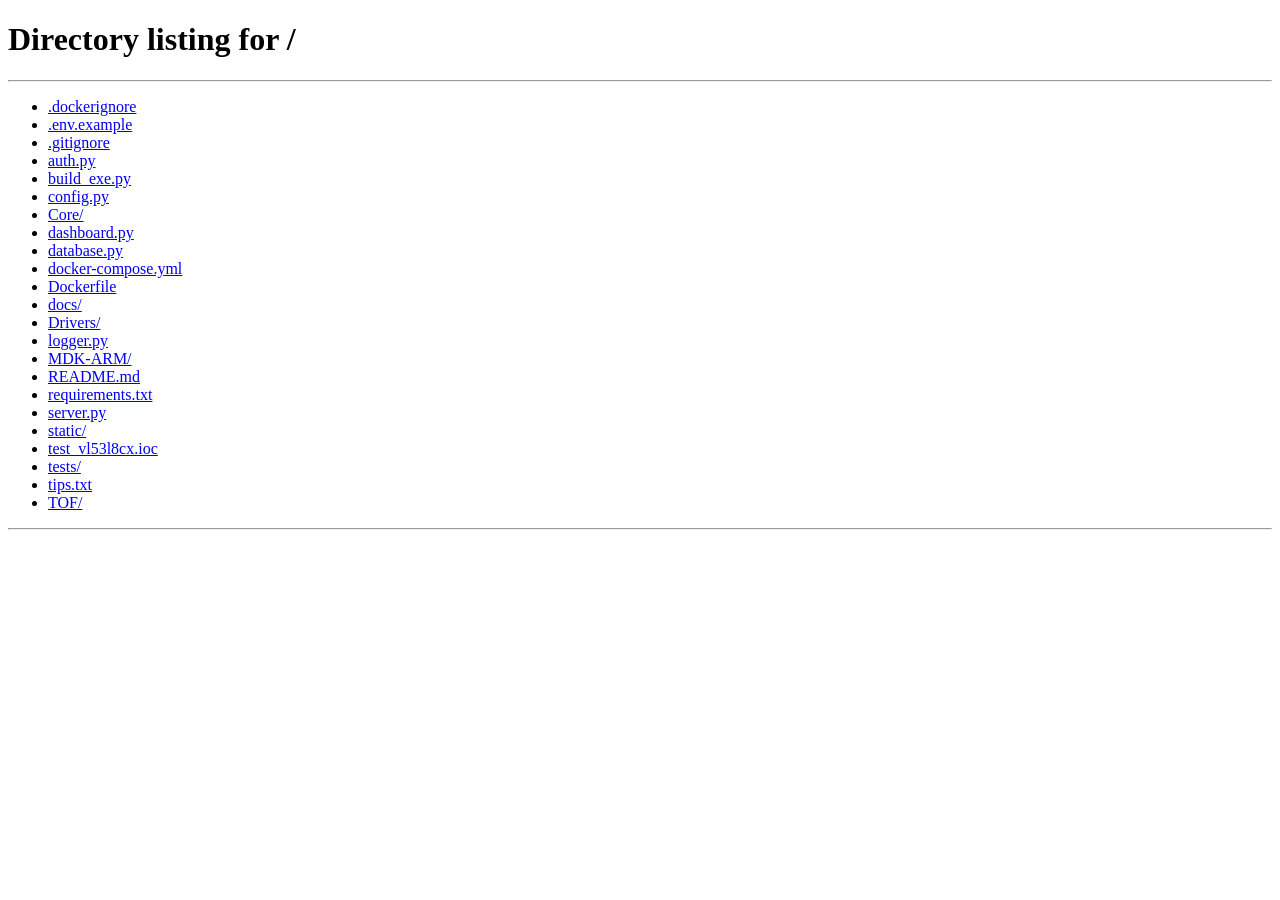
<file: static/index.html>
<!DOCTYPE html>
<html lang="zh-CN">
<head>
    <meta charset="UTF-8">
    <meta name="viewport" content="width=device-width, initial-scale=1.0">
    <title>电缆桥架饱和度监控</title>
    <link rel="stylesheet" href="/static/css/fonts.css">
    <script src="/static/js/chart.umd.min.js"></script>
    <link rel="stylesheet" href="/static/css/style.css">
</head>
<body>
    <!-- ====== 登录守卫: 无 token 则跳转回登录页 ====== -->
    <script src="/static/js/auth.js"></script>
    <script>Auth.guard();</script>
    <canvas id="particles-canvas"></canvas>
    <div id="alarm-glow-bar"></div>

    <header id="header">
        <div class="header-left">
            <span class="header-icon">⚡</span>
            <h1 class="header-title">电缆桥架饱和度监控平台</h1>
        </div>
        <div class="header-center">
            <span id="online-badge" class="badge badge-warn">◉ 检测中...</span>
            <span id="ws-badge" class="badge badge-warn">⬡ 连接中...</span>
            <span class="header-info" id="last-update">等待首次采集...</span>
        </div>
        <div class="header-right">
            <button class="btn-glass" id="btn-admin" style="display:none" onclick="Admin.open()">🔑 管理</button>
            <span class="header-info" id="clock">--:--:--</span>
            <button class="btn-glass btn-logout" onclick="Auth.logout()" title="退出登录">↪ 退出</button>
        </div>
    </header>

    <main id="main-row">
        <section id="gauge-section">
            <div id="gauge-container"></div>
        </section>

        <section id="value-section">
            <div class="glass-card" id="current-value-card">
                <div class="card-label">📊 实时饱和度</div>
                <div class="card-big-value" id="current-value">--.-</div>
                <div class="card-unit">%</div>
                <div class="card-delta" id="delta-text">等待采集...</div>
            </div>
        </section>

        <section id="chart-section">
            <div class="glass-card chart-card">
                <div class="card-label">📈 饱和度趋势</div>
                <canvas id="trend-chart"></canvas>
            </div>
        </section>
    </main>

    <section id="progress-section">
        <div class="glass-card" id="progress-card">
            <div class="card-label">📏 实时饱和度（报警阈值: <span id="threshold-label">85</span>%）</div>
            <div class="progress-track">
                <div class="progress-fill" id="progress-fill"></div>
                <!-- 报警阈值刻度线 -->
                <div class="progress-threshold" id="progress-threshold">
                    <span class="progress-threshold-label">🚨 阈值 <span id="threshold-marker">85</span>%</span>
                </div>
            </div>
            <div class="progress-labels">
                <span>0%</span>
                <span id="progress-text">--.-% / --%</span>
                <span>100%</span>
            </div>
        </div>
    </section>

    <section id="stats-section">
        <div class="glass-card stat-card">
            <div class="card-label">📈 平均值</div>
            <div class="stat-value" id="stat-avg">--.-<small>%</small></div>
            <div class="stat-trend" id="stat-trend"></div>
        </div>
        <div class="glass-card stat-card">
            <div class="card-label">🔺 最大值</div>
            <div class="stat-value text-red" id="stat-max">--.-<small>%</small></div>
            <div class="stat-time" id="stat-max-time"></div>
        </div>
        <div class="glass-card stat-card">
            <div class="card-label">🔽 最小值</div>
            <div class="stat-value text-green" id="stat-min">--.-<small>%</small></div>
            <div class="stat-time" id="stat-min-time"></div>
        </div>
        <div class="glass-card stat-card">
            <div class="card-label">📋 采样次数</div>
            <div class="stat-value" id="stat-count">0</div>
        </div>
    </section>

    <section id="log-section">
        <div class="glass-card log-card">
            <div class="log-header">
                <span class="card-label">⚠ 报警日志（最近5条）</span>
                <div class="log-actions">
                    <button class="btn-glass" id="btn-export">📥 导出 CSV</button>
                    <button class="btn-glass" id="btn-settings">⚙ 设置</button>
                </div>
            </div>
            <div id="log-list">
                <div class="log-empty">暂无报警记录</div>
            </div>
        </div>
    </section>

    <footer id="footer">
        <span>🔄 刷新: <strong id="footer-rate">2</strong>s</span>
        <span>🚨 阈值: <strong id="footer-threshold">85</strong>%</span>
        <span class="footer-tech">FastAPI + OneNet 云平台</span>
    </footer>

    <div id="settings-overlay" class="overlay hidden">
        <div class="glass-card settings-dialog">
            <h2>⚙ 监控设置</h2>
            <div class="setting-row">
                <label>🔄 刷新频率（秒）</label>
                <input type="range" id="setting-rate" min="1" max="30" value="2">
                <span id="setting-rate-val">2</span>
            </div>
            <div class="setting-row">
                <label>🚨 报警阈值（%）</label>
                <input type="range" id="setting-threshold" min="10" max="100" value="85">
                <span id="setting-threshold-val">85</span>
            </div>
            <div class="setting-actions">
                <button class="btn-glass" id="btn-save-settings">保存</button>
                <button class="btn-glass" id="btn-close-settings">取消</button>
            </div>
        </div>
    </div>

    <!-- ====== 管理面板（默认隐藏，点击顶栏"🔑 管理"打开）====== -->
    <div id="admin-panel" class="overlay hidden">
        <div class="glass-card admin-dialog">
            <div class="admin-tabs-bar">
                <button class="admin-tab active" data-tab="users" onclick="Admin.switchAdminTab('users')">📋 用户管理</button>
                <button class="admin-tab" data-tab="roles" onclick="Admin.switchAdminTab('roles')">🔑 角色管理</button>
                <span style="flex:1"></span>
                <button class="btn-glass" onclick="Admin.close()">✕</button>
            </div>
            <div id="admin-users-tab">
                <div style="margin-bottom:12px">
                    <button class="btn-glass" onclick="Admin.editUser(0)">+ 新建用户</button>
                </div>
                <table class="admin-table">
                    <thead><tr>
                        <th>用户名</th><th>显示名</th><th>认证</th><th>角色</th><th>状态</th><th>操作</th>
                    </tr></thead>
                    <tbody id="users-table-body"></tbody>
                </table>
            </div>
            <div id="admin-roles-tab" style="display:none" data-selected-role-id="">
                <div style="display:flex;gap:16px">
                    <div id="roles-list" style="flex:0 0 180px;border-right:1px solid rgba(30,60,100,0.3);padding-right:12px"></div>
                    <div id="role-perms" style="flex:1"></div>
                </div>
            </div>
        </div>
    </div>

    <div id="admin-modal" class="overlay hidden"></div>

    <script src="/static/js/gauge.js?v=2"></script>
    <script src="/static/js/particles.js"></script>
    <script src="/static/js/app.js?v=2"></script>
    <script src="/static/js/admin.js?v=3"></script>
</body>
</html>
</file>
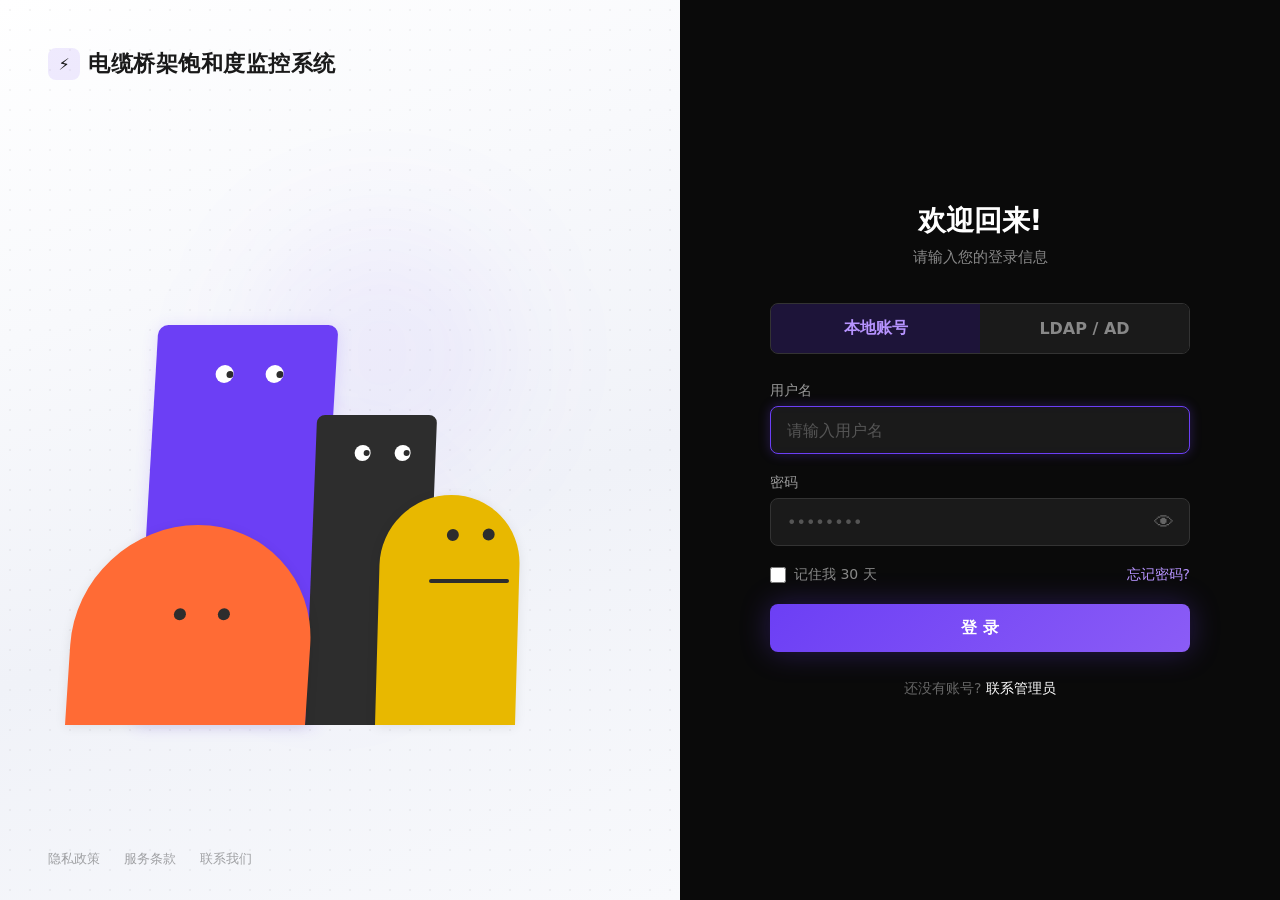
<file: static/login.html>
<!DOCTYPE html>
<!--
  登录页面 (login.html) — 动画角色版
  ======================================
  首次访问 http://localhost:8000 时显示的页面。

  页面布局: 左右全屏分栏
    左侧 — 品牌展示区 + 4个卡通角色（紫/黑/橙/黄），眼睛跟随鼠标，角色倾斜互动
    右侧 — 登录表单区（认证方式切换、用户名、密码、登录按钮）

  交互流程:
    1. 用户选择认证方式（本地账号 / LDAP/AD）
    2. 输入用户名和密码
    3. 点击登录或按回车 → 调用 POST /api/auth/login
    4. 登录成功 → 将 token 存到 localStorage → 跳转 /index.html（仪表板）
    5. 登录失败 → 显示红色错误提示

  角色动画:
    - 紫色角色（高层）: 随机眨眼，打字时靠向黑色角色偷看，密码可见时偶尔偷窥
    - 黑色角色（中层）: 随机眨眼，打字时与紫色角色对视
    - 橙色角色（前左）: 半圆弧形，只有瞳孔（无眼白）
    - 黄色角色（前右）: 半圆弧形，只有瞳孔 + 水平嘴巴线
    - 所有角色眼睛跟随鼠标移动，身体向鼠标方向微微倾斜

  页面依赖:
    - /static/js/particles.js  粒子背景动画
-->
<html lang="zh-CN">
<head>
    <meta charset="UTF-8">
    <meta name="viewport" content="width=device-width, initial-scale=1.0">
    <title>登录 — 电缆桥架饱和度监控系统</title>
    <link rel="stylesheet" href="/static/css/fonts.css">
    <style>
        /* ===== Reset & Base ===== */
        *, *::before, *::after { margin: 0; padding: 0; box-sizing: border-box; }

        html, body {
            height: 100vh;
            width: 100vw;
            overflow: hidden;
            font-family: system-ui, -apple-system, 'Segoe UI', sans-serif;
            background: #ffffff;
            color: #1a1a1a;
        }

        /* ===== Particle Canvas ===== */
        #particles-canvas {
            position: fixed;
            top: 0; left: 0;
            width: 100%; height: 100%;
            z-index: 0;
            pointer-events: none;
        }

        /* ===== Main Layout ===== */
        .login-root {
            position: relative;
            z-index: 1;
            display: flex;
            width: 100vw;
            height: 100vh;
        }

        /* ===== Left: Character + Brand Panel (White) ===== */
        .login-left {
            flex: 1;
            position: relative;
            display: flex;
            flex-direction: column;
            justify-content: space-between;
            background: linear-gradient(160deg, #ffffff 0%, #f8f9fc 30%, #f0f2f8 60%, #f8f9fc 100%);
            padding: 48px 48px 32px;
            overflow: hidden;
            min-width: 0;
        }

        /* Grid dot pattern overlay */
        .login-left::before {
            content: '';
            position: absolute;
            inset: 0;
            background-image: radial-gradient(circle, rgba(0,0,0,0.04) 1px, transparent 1px);
            background-size: 20px 20px;
            z-index: 0;
        }

        /* Glow blobs */
        .login-left::after {
            content: '';
            position: absolute;
            top: 25%;
            right: 25%;
            width: 256px;
            height: 256px;
            background: rgba(108, 63, 245, 0.06);
            border-radius: 50%;
            filter: blur(60px);
            z-index: 0;
        }

        .left-top {
            position: relative;
            z-index: 2;
            display: flex;
            align-items: center;
            gap: 8px;
        }
        .left-logo-icon {
            width: 32px; height: 32px;
            border-radius: 8px;
            background: rgba(108, 63, 245, 0.1);
            display: flex;
            align-items: center;
            justify-content: center;
            font-size: 16px;
        }
        .left-brand {
            font-size: 22px;
            font-weight: 700;
            color: #1a1a1a;
            letter-spacing: 0.5px;
        }

        .left-bottom {
            position: relative;
            z-index: 2;
            display: flex;
            gap: 24px;
            font-size: 13px;
        }
        .left-bottom a {
            color: rgba(0,0,0,0.35);
            text-decoration: none;
            transition: color 0.2s;
        }
        .left-bottom a:hover { color: rgba(0,0,0,0.7); }

        /* ===== Characters Container ===== */
        .characters-stage {
            position: relative;
            z-index: 2;
            flex: 1;
            display: flex;
            align-items: flex-end;
            justify-content: center;
            min-height: 350px;
            max-height: 520px;
            margin: 20px 0;
        }
        .characters-wrap {
            position: relative;
            width: 100%;
            max-width: 550px;
            height: 100%;
        }

        /* Character base styles */
        .char {
            position: absolute;
            bottom: 0;
            transition: transform 0.7s ease-in-out;
            transform-origin: bottom center;
        }

        /* Purple — tallest rectangle, back layer */
        .char-purple {
            left: 70px;
            width: 180px;
            height: 400px;
            background: #6C3FF5;
            border-radius: 10px 10px 0 0;
            z-index: 1;
            box-shadow: 0 2px 16px rgba(108, 63, 245, 0.15);
        }
        .char-purple .eyes-wrap {
            position: absolute;
            display: flex;
            gap: 32px;
            left: 45px;
            top: 40px;
            transition: all 0.7s ease-in-out;
        }

        /* Black — medium rectangle, middle layer */
        .char-black {
            left: 240px;
            width: 120px;
            height: 310px;
            background: #2D2D2D;
            border-radius: 8px 8px 0 0;
            z-index: 2;
        }
        .char-black .eyes-wrap {
            position: absolute;
            display: flex;
            gap: 24px;
            left: 26px;
            top: 32px;
            transition: all 0.7s ease-in-out;
        }

        /* Orange — semi-circle, front left */
        .char-orange {
            left: 0;
            width: 240px;
            height: 200px;
            background: #FF6B35;
            border-radius: 120px 120px 0 0;
            z-index: 3;
            box-shadow: 0 2px 12px rgba(0,0,0,0.08);
        }
        .char-orange .eyes-wrap {
            position: absolute;
            display: flex;
            gap: 32px;
            left: 82px;
            top: 90px;
            transition: all 0.2s ease-out;
        }

        /* Yellow — semi-circle, front right */
        .char-yellow {
            left: 310px;
            width: 140px;
            height: 230px;
            background: #E8B800;
            border-radius: 70px 70px 0 0;
            z-index: 4;
            box-shadow: 0 2px 12px rgba(0,0,0,0.08);
        }
        .char-yellow .eyes-wrap {
            position: absolute;
            display: flex;
            gap: 24px;
            left: 52px;
            top: 40px;
            transition: all 0.2s ease-out;
        }
        .char-yellow .mouth {
            position: absolute;
            width: 80px;
            height: 4px;
            background: #2D2D2D;
            border-radius: 2px;
            left: 40px;
            top: 88px;
            transition: all 0.2s ease-out;
        }

        /* EyeBall (white circle with pupil) */
        .eye-ball {
            border-radius: 50%;
            display: flex;
            align-items: center;
            justify-content: center;
            overflow: hidden;
            transition: height 0.15s ease;
        }

        /* Pupil (black dot) */
        .pupil {
            border-radius: 50%;
            background: #2D2D2D;
            transition: transform 0.1s ease-out;
        }

        /* Glow blob between characters */
        .characters-glow-1 {
            position: absolute;
            bottom: 10%;
            left: 30%;
            width: 200px;
            height: 200px;
            background: rgba(108, 63, 245, 0.06);
            border-radius: 50%;
            filter: blur(50px);
            z-index: 0;
        }

        /* ===== Right: Login Form Panel (Black) ===== */
        .login-right {
            flex: 1;
            display: flex;
            align-items: center;
            justify-content: center;
            background: #0a0a0a;
            padding: 40px 60px;
            min-width: 380px;
            max-width: 600px;
        }
        .login-form-wrap {
            width: 100%;
            max-width: 420px;
        }

        /* Mobile logo (hidden on desktop) */
        .form-mobile-brand {
            display: none;
            align-items: center;
            justify-content: center;
            gap: 8px;
            font-size: 18px;
            font-weight: 600;
            margin-bottom: 40px;
        }
        .form-mobile-brand .dot {
            width: 32px; height: 32px;
            border-radius: 8px;
            background: rgba(108,63,245,0.15);
            display: flex;
            align-items: center;
            justify-content: center;
            font-size: 16px;
        }

        .form-header {
            text-align: center;
            margin-bottom: 36px;
        }
        .form-header h1 {
            font-size: 28px;
            font-weight: 700;
            color: #ffffff;
            margin-bottom: 8px;
        }
        .form-header p {
            font-size: 15px;
            color: #888888;
        }

        /* ===== Form Elements ===== */
        .form-group {
            margin-bottom: 20px;
        }
        .form-label {
            display: block;
            font-size: 14px;
            font-weight: 500;
            color: #999999;
            margin-bottom: 6px;
        }
        .form-input {
            width: 100%;
            height: 48px;
            background: #1a1a1a;
            border: 1px solid #333333;
            border-radius: 8px;
            padding: 0 16px;
            color: #ffffff;
            font-size: 16px;
            font-family: inherit;
            outline: none;
            transition: border-color 0.2s, box-shadow 0.2s;
        }
        .form-input::placeholder { color: #555555; }
        .form-input:focus {
            border-color: #6C3FF5;
            box-shadow: 0 0 12px rgba(108, 63, 245, 0.3), inset 0 0 8px rgba(108, 63, 245, 0.04);
        }

        /* Password wrapper */
        .pw-wrap {
            position: relative;
        }
        .pw-wrap .form-input {
            padding-right: 48px;
        }
        .pw-toggle {
            position: absolute;
            right: 4px;
            top: 50%;
            transform: translateY(-50%);
            background: none;
            border: none;
            color: #666666;
            font-size: 20px;
            cursor: pointer;
            padding: 8px 12px;
            line-height: 1;
            transition: color 0.2s;
            outline: none;
        }
        .pw-toggle:hover { color: #6C3FF5; }

        /* Tabs */
        .login-tabs {
            display: flex;
            margin-bottom: 28px;
            border-radius: 8px;
            overflow: hidden;
            border: 1px solid #333333;
        }
        .login-tab {
            flex: 1;
            text-align: center;
            padding: 14px 0;
            background: #1a1a1a;
            color: #888888;
            font-size: 16px;
            font-weight: 600;
            cursor: pointer;
            border: none;
            font-family: inherit;
            transition: all 0.2s;
            outline: none;
        }
        .login-tab:hover { color: #cccccc; }
        .login-tab.active {
            background: rgba(108, 63, 245, 0.2);
            color: #b794ff;
        }

        /* Remember + Forgot row */
        .form-row {
            display: flex;
            align-items: center;
            justify-content: space-between;
            margin-bottom: 20px;
        }
        .form-check {
            display: flex;
            align-items: center;
            gap: 8px;
        }
        .form-check input[type="checkbox"] {
            accent-color: #6C3FF5;
            width: 16px; height: 16px;
        }
        .form-check label {
            font-size: 14px;
            color: #888888;
            cursor: pointer;
        }
        .form-link {
            font-size: 14px;
            color: #b794ff;
            text-decoration: none;
            font-weight: 500;
        }
        .form-link:hover { text-decoration: underline; }

        /* Error */
        .form-error {
            background: rgba(255, 51, 51, 0.1);
            border: 1px solid rgba(255, 51, 51, 0.3);
            color: #ff3333;
            padding: 10px 16px;
            border-radius: 8px;
            font-size: 14px;
            margin-bottom: 16px;
        }
        .form-error.hidden { display: none; }

        /* Submit button */
        .btn-submit {
            width: 100%;
            height: 48px;
            border-radius: 8px;
            border: none;
            background: linear-gradient(135deg, #6C3FF5, #8B5CF6);
            color: #fff;
            font-size: 16px;
            font-weight: 600;
            cursor: pointer;
            box-shadow: 0 0 30px rgba(108, 63, 245, 0.3);
            transition: opacity 0.2s, box-shadow 0.2s;
            font-family: inherit;
            display: flex;
            align-items: center;
            justify-content: center;
            gap: 8px;
            margin-bottom: 20px;
        }
        .btn-submit:hover { opacity: 0.9; box-shadow: 0 0 40px rgba(108, 63, 245, 0.45); }
        .btn-submit:disabled { opacity: 0.6; cursor: default; }

        /* Spinner */
        .spinner {
            display: inline-block;
            width: 20px; height: 20px;
            border: 2px solid transparent;
            border-top-color: #fff;
            border-radius: 50%;
            animation: spin 0.6s linear infinite;
        }
        @keyframes spin { to { transform: rotate(360deg); } }

        /* Google-style secondary button */
        .btn-outline {
            width: 100%;
            height: 48px;
            border-radius: 8px;
            border: 1px solid #333333;
            background: #1a1a1a;
            color: #ffffff;
            font-size: 15px;
            font-weight: 500;
            cursor: pointer;
            transition: background 0.2s;
            font-family: inherit;
            display: flex;
            align-items: center;
            justify-content: center;
            gap: 8px;
        }
        .btn-outline:hover { background: #2a2a2a; }

        /* Sign up link */
        .form-footer {
            text-align: center;
            font-size: 14px;
            color: #666666;
            margin-top: 28px;
        }
        .form-footer a {
            color: #ffffff;
            font-weight: 500;
            text-decoration: none;
        }
        .form-footer a:hover { text-decoration: underline; }

        /* ===== Responsive ===== */
        @media (max-width: 900px) {
            .login-root { flex-direction: column; }
            .login-left {
                flex: none;
                height: 280px;
                padding: 24px 20px 0;
                background: #ffffff;
            }
            .characters-stage {
                min-height: 200px;
                max-height: 220px;
                margin: 8px 0;
            }
            .characters-wrap {
                transform: scale(0.55);
                transform-origin: center bottom;
            }
            .left-bottom { display: none; }
            .left-top { margin-bottom: 0; }

            .login-right {
                flex: 1;
                padding: 24px 28px;
                min-width: 0;
                max-width: none;
                align-items: flex-start;
                background: #0a0a0a;
            }
            .form-mobile-brand {
                display: flex;
                margin-bottom: 28px;
                color: #ffffff;
            }
            .form-header { margin-bottom: 28px; }
            .form-header h1 { font-size: 24px; }
        }
    </style>
</head>
<body>
    <!-- 全屏粒子背景 -->
    <canvas id="particles-canvas"></canvas>

    <div class="login-root">
        <!-- ======== 左侧: 角色动画 + 品牌 ======== -->
        <div class="login-left">
            <!-- 顶部品牌 -->
            <div class="left-top">
                <div class="left-logo-icon">⚡</div>
                <span class="left-brand">电缆桥架饱和度监控系统</span>
            </div>

            <!-- 角色动画舞台 -->
            <div class="characters-stage">
                <div class="characters-wrap" id="characters-wrap">
                    <div class="characters-glow-1"></div>

                    <!-- 紫色角色（高层，后层） -->
                    <div class="char char-purple" id="char-purple">
                        <div class="eyes-wrap" id="purple-eyes">
                            <div class="eye-ball" style="width:18px;height:18px;background:#fff;" data-char="purple" data-idx="0">
                                <div class="pupil" style="width:7px;height:7px;"></div>
                            </div>
                            <div class="eye-ball" style="width:18px;height:18px;background:#fff;" data-char="purple" data-idx="1">
                                <div class="pupil" style="width:7px;height:7px;"></div>
                            </div>
                        </div>
                    </div>

                    <!-- 黑色角色（中层） -->
                    <div class="char char-black" id="char-black">
                        <div class="eyes-wrap" id="black-eyes">
                            <div class="eye-ball" style="width:16px;height:16px;background:#fff;" data-char="black" data-idx="0">
                                <div class="pupil" style="width:6px;height:6px;"></div>
                            </div>
                            <div class="eye-ball" style="width:16px;height:16px;background:#fff;" data-char="black" data-idx="1">
                                <div class="pupil" style="width:6px;height:6px;"></div>
                            </div>
                        </div>
                    </div>

                    <!-- 橙色角色（前左） -->
                    <div class="char char-orange" id="char-orange">
                        <div class="eyes-wrap" id="orange-eyes">
                            <div class="pupil" style="width:12px;height:12px;" data-char="orange" data-idx="0"></div>
                            <div class="pupil" style="width:12px;height:12px;" data-char="orange" data-idx="1"></div>
                        </div>
                    </div>

                    <!-- 黄色角色（前右） -->
                    <div class="char char-yellow" id="char-yellow">
                        <div class="eyes-wrap" id="yellow-eyes">
                            <div class="pupil" style="width:12px;height:12px;" data-char="yellow" data-idx="0"></div>
                            <div class="pupil" style="width:12px;height:12px;" data-char="yellow" data-idx="1"></div>
                        </div>
                        <div class="mouth" id="yellow-mouth"></div>
                    </div>
                </div>
            </div>

            <!-- 底部链接 -->
            <div class="left-bottom">
                <a href="#">隐私政策</a>
                <a href="#">服务条款</a>
                <a href="#">联系我们</a>
            </div>
        </div>

        <!-- ======== 右侧: 登录表单 ======== -->
        <div class="login-right">
            <div class="login-form-wrap">
                <!-- 小屏品牌标识 -->
                <div class="form-mobile-brand">
                    <div class="dot">⚡</div>
                    <span>电缆桥架饱和度监控系统</span>
                </div>

                <!-- 标题 -->
                <div class="form-header">
                    <h1>欢迎回来!</h1>
                    <p>请输入您的登录信息</p>
                </div>

                <!-- 认证方式切换 -->
                <div class="login-tabs">
                    <button class="login-tab active" data-tab="local" onclick="switchTab('local')">本地账号</button>
                    <button class="login-tab" data-tab="ldap" onclick="switchTab('ldap')">LDAP / AD</button>
                </div>

                <!-- 错误提示 -->
                <div id="login-error" class="form-error hidden"></div>

                <!-- 用户名 -->
                <div class="form-group">
                    <label class="form-label" for="login-username">用户名</label>
                    <input type="text" id="login-username" class="form-input"
                           placeholder="请输入用户名" autocomplete="username" autofocus>
                </div>

                <!-- 密码 -->
                <div class="form-group">
                    <label class="form-label" for="login-password">密码</label>
                    <div class="pw-wrap">
                        <input type="password" id="login-password" class="form-input"
                               placeholder="••••••••" autocomplete="current-password">
                        <button type="button" class="pw-toggle" id="pw-toggle"
                                onclick="togglePassword()" title="显示/隐藏密码">👁</button>
                    </div>
                </div>

                <!-- 记住我 + 忘记密码 -->
                <div class="form-row">
                    <div class="form-check">
                        <input type="checkbox" id="remember">
                        <label for="remember">记住我 30 天</label>
                    </div>
                    <a href="#" class="form-link">忘记密码?</a>
                </div>

                <!-- 登录按钮 -->
                <button id="login-btn" class="btn-submit" onclick="doLogin()">登 录</button>

                <!-- 底部文字 -->
                <div class="form-footer">
                    还没有账号? <a href="#">联系管理员</a>
                </div>
            </div>
        </div>
    </div>

    <!-- 粒子背景 -->
    <script src="/static/js/particles.js"></script>

    <!-- ======== 角色动画引擎 ======== -->
    <script>
    (function() {
        // ── 全局状态 ──────────────────────────────────
        var mouseX = 0, mouseY = 0;
        var isTyping = false;
        var isPurpleBlinking = false;
        var isBlackBlinking = false;
        var isLookingAtEachOther = false;
        var isPurplePeeking = false;
        var showPassword = false;
        var passwordValue = '';

        // ── DOM 引用 ──────────────────────────────────
        var purpleEl  = document.getElementById('char-purple');
        var blackEl   = document.getElementById('char-black');
        var orangeEl  = document.getElementById('char-orange');
        var yellowEl  = document.getElementById('char-yellow');
        var purpleEyesWrap = document.getElementById('purple-eyes');
        var blackEyesWrap  = document.getElementById('black-eyes');
        var orangeEyesWrap = document.getElementById('orange-eyes');
        var yellowEyesWrap = document.getElementById('yellow-eyes');
        var yellowMouth = document.getElementById('yellow-mouth');

        // 收集所有眼睛/瞳孔元素
        var allPupils = document.querySelectorAll('.eye-ball .pupil, .char-orange .pupil, .char-yellow .pupil');
        var allEyeBalls = document.querySelectorAll('.eye-ball');

        // ── 鼠标跟踪 ──────────────────────────────────
        window.addEventListener('mousemove', function(e) {
            mouseX = e.clientX;
            mouseY = e.clientY;
        });

        // ── 计算瞳孔位置 ──────────────────────────────
        function calcPupilPos(eyeEl, maxDist, forceLookX, forceLookY) {
            if (forceLookX !== undefined && forceLookY !== undefined) {
                return { x: forceLookX, y: forceLookY };
            }
            var rect = eyeEl.getBoundingClientRect();
            var cx = rect.left + rect.width / 2;
            var cy = rect.top + rect.height / 2;
            var dx = mouseX - cx;
            var dy = mouseY - cy;
            var dist = Math.min(Math.sqrt(dx * dx + dy * dy), maxDist);
            var angle = Math.atan2(dy, dx);
            return {
                x: Math.cos(angle) * dist,
                y: Math.sin(angle) * dist
            };
        }

        // ── 计算角色倾斜 ──────────────────────────────
        function calcSkew(el) {
            if (!el) return 0;
            var rect = el.getBoundingClientRect();
            var cx = rect.left + rect.width / 2;
            var dx = mouseX - cx;
            // Clamp to [-6, 6] degrees
            return Math.max(-6, Math.min(6, -dx / 120));
        }

        // ── 计算面部偏移 ──────────────────────────────
        function calcFaceOffset(el) {
            if (!el) return { x: 0, y: 0 };
            var rect = el.getBoundingClientRect();
            var cx = rect.left + rect.width / 2;
            var cy = rect.top + rect.height / 3;
            var dx = mouseX - cx;
            var dy = mouseY - cy;
            return {
                x: Math.max(-15, Math.min(15, dx / 20)),
                y: Math.max(-10, Math.min(10, dy / 30))
            };
        }

        // ── 更新所有瞳孔 ──────────────────────────────
        function updateAllPupils() {
            // 获取密码相关状态
            var pwVisible = showPassword && passwordValue.length > 0;

            // 紫色角色的 look 方向
            var purpleLookX, purpleLookY;
            if (pwVisible) {
                purpleLookX = isPurplePeeking ? 4 : -4;
                purpleLookY = isPurplePeeking ? 5 : -4;
            } else if (isLookingAtEachOther) {
                purpleLookX = 3;
                purpleLookY = 4;
            } // else undefined → mouse tracking

            // 黑色角色的 look 方向
            var blackLookX, blackLookY;
            if (pwVisible) {
                blackLookX = -4;
                blackLookY = -4;
            } else if (isLookingAtEachOther) {
                blackLookX = 0;
                blackLookY = -4;
            }

            // 橙色/黄色角色的 look 方向
            var sideLookX = pwVisible ? -5 : undefined;
            var sideLookY = pwVisible ? -4 : undefined;

            // 更新每个瞳孔
            allPupils.forEach(function(pupil) {
                var parent = pupil.parentElement;
                var charName = parent.getAttribute('data-char');
                // 对于 eye-ball 包裹的 pupil，用 parent (eye-ball) 来计算位置
                var refEl = parent.classList.contains('eye-ball') ? parent : pupil;
                var maxDist = 5;

                // 根据角色调整参数
                var lx, ly;
                if (charName === 'purple') {
                    maxDist = 5;
                    lx = purpleLookX;
                    ly = purpleLookY;
                } else if (charName === 'black') {
                    maxDist = 4;
                    lx = blackLookX;
                    ly = blackLookY;
                } else if (charName === 'orange' || charName === 'yellow') {
                    maxDist = 5;
                    lx = sideLookX;
                    ly = sideLookY;
                }

                // 如果角色是 orange 或 yellow，refEl 是 pupil 自身
                if (charName === 'orange' || charName === 'yellow') {
                    refEl = pupil;
                }

                var pos = calcPupilPos(refEl, maxDist, lx, ly);
                pupil.style.transform = 'translate(' + pos.x + 'px, ' + pos.y + 'px)';
            });
        }

        // ── 更新角色身体 ──────────────────────────────
        function updateBodies() {
            var pwVisible = showPassword && passwordValue.length > 0;
            var pwHidden = !showPassword && passwordValue.length > 0;

            var pSkew = calcSkew(purpleEl);
            var bSkew = calcSkew(blackEl);
            var oSkew = calcSkew(orangeEl);
            var ySkew = calcSkew(yellowEl);

            var pFace = calcFaceOffset(purpleEl);
            var bFace = calcFaceOffset(blackEl);
            var oFace = calcFaceOffset(orangeEl);
            var yFace = calcFaceOffset(yellowEl);

            // Purple
            if (pwVisible) {
                purpleEl.style.transform = 'skewX(0deg)';
                purpleEl.style.height = '440px';
            } else if (isTyping || pwHidden) {
                purpleEl.style.transform = 'skewX(' + (pSkew - 12) + 'deg) translateX(40px)';
                purpleEl.style.height = '440px';
            } else {
                purpleEl.style.transform = 'skewX(' + pSkew + 'deg)';
                purpleEl.style.height = '400px';
            }

            // Black
            if (pwVisible) {
                blackEl.style.transform = 'skewX(0deg)';
            } else if (isLookingAtEachOther) {
                blackEl.style.transform = 'skewX(' + (bSkew * 1.5 + 10) + 'deg) translateX(20px)';
            } else if (isTyping || pwHidden) {
                blackEl.style.transform = 'skewX(' + (bSkew * 1.5) + 'deg)';
            } else {
                blackEl.style.transform = 'skewX(' + bSkew + 'deg)';
            }

            // Orange
            if (pwVisible) {
                orangeEl.style.transform = 'skewX(0deg)';
            } else {
                orangeEl.style.transform = 'skewX(' + oSkew + 'deg)';
            }

            // Yellow
            if (pwVisible) {
                yellowEl.style.transform = 'skewX(0deg)';
            } else {
                yellowEl.style.transform = 'skewX(' + ySkew + 'deg)';
            }

            // Eye positions
            if (purpleEyesWrap) {
                var peLeft = pwVisible ? 20 : (isLookingAtEachOther ? 55 : (45 + pFace.x));
                var peTop  = pwVisible ? 35 : (isLookingAtEachOther ? 65 : (40 + pFace.y));
                purpleEyesWrap.style.left = peLeft + 'px';
                purpleEyesWrap.style.top  = peTop + 'px';
            }
            if (blackEyesWrap) {
                var beLeft = pwVisible ? 10 : (isLookingAtEachOther ? 32 : (26 + bFace.x));
                var beTop  = pwVisible ? 28 : (isLookingAtEachOther ? 12 : (32 + bFace.y));
                blackEyesWrap.style.left = beLeft + 'px';
                blackEyesWrap.style.top  = beTop + 'px';
            }
            if (orangeEyesWrap) {
                orangeEyesWrap.style.left = (pwVisible ? 50 : (82 + oFace.x)) + 'px';
                orangeEyesWrap.style.top  = (pwVisible ? 85 : (90 + oFace.y)) + 'px';
            }
            if (yellowEyesWrap) {
                yellowEyesWrap.style.left = (pwVisible ? 20 : (52 + yFace.x)) + 'px';
                yellowEyesWrap.style.top  = (pwVisible ? 35 : (40 + yFace.y)) + 'px';
            }
            if (yellowMouth) {
                yellowMouth.style.left = (pwVisible ? 10 : (40 + yFace.x)) + 'px';
                yellowMouth.style.top  = (pwVisible ? 88 : (88 + yFace.y)) + 'px';
            }
        }

        // ── 眨眼 ──────────────────────────────────────
        function applyBlink(charName, isBlinking) {
            var eyes;
            if (charName === 'purple') {
                eyes = purpleEl ? purpleEl.querySelectorAll('.eye-ball') : [];
            } else if (charName === 'black') {
                eyes = blackEl ? blackEl.querySelectorAll('.eye-ball') : [];
            } else {
                return;
            }
            eyes.forEach(function(eye) {
                if (isBlinking) {
                    eye.style.height = '2px';
                } else {
                    // restore original height
                    var w = parseInt(eye.style.width) || 18;
                    eye.style.height = w + 'px';
                }
            });
        }

        function startBlinkCycle(charName, blinkStateKey, setBlinkFn) {
            function schedule() {
                var interval = Math.random() * 4000 + 3000; // 3-7 seconds
                setTimeout(function() {
                    setBlinkFn(true);
                    applyBlink(charName, true);
                    setTimeout(function() {
                        setBlinkFn(false);
                        applyBlink(charName, false);
                        schedule();
                    }, 150);
                }, interval);
            }
            schedule();
        }

        startBlinkCycle('purple', 'isPurpleBlinking', function(v) { isPurpleBlinking = v; });
        startBlinkCycle('black', 'isBlackBlinking', function(v) { isBlackBlinking = v; });

        // ── 对视动画（打字时触发） ────────────────────
        var lookTimer = null;
        function triggerLookAtEachOther() {
            if (lookTimer) clearTimeout(lookTimer);
            isLookingAtEachOther = true;
            lookTimer = setTimeout(function() {
                isLookingAtEachOther = false;
            }, 800);
        }

        // ── 紫色偷窥动画（密码可见时） ────────────────
        var peekTimer = null;
        function schedulePeek() {
            if (peekTimer) clearTimeout(peekTimer);
            function doPeek() {
                if (!(showPassword && passwordValue.length > 0)) {
                    isPurplePeeking = false;
                    return;
                }
                isPurplePeeking = true;
                setTimeout(function() {
                    isPurplePeeking = false;
                    // schedule next peek
                    peekTimer = setTimeout(doPeek, Math.random() * 3000 + 2000);
                }, 800);
            }
            peekTimer = setTimeout(doPeek, Math.random() * 3000 + 2000);
        }

        // ── 输入监听 ──────────────────────────────────
        var usernameInput = document.getElementById('login-username');
        var passwordInput = document.getElementById('login-password');

        usernameInput.addEventListener('focus', function() {
            isTyping = true;
            triggerLookAtEachOther();
        });
        usernameInput.addEventListener('blur', function() {
            isTyping = false;
        });
        usernameInput.addEventListener('input', function() {
            triggerLookAtEachOther();
        });

        passwordInput.addEventListener('input', function() {
            passwordValue = passwordInput.value;
            triggerLookAtEachOther();
            if (showPassword && passwordValue.length > 0) {
                schedulePeek();
            } else {
                isPurplePeeking = false;
                if (peekTimer) clearTimeout(peekTimer);
            }
        });

        // 暴露 showPassword 给 togglePassword
        window._getShowPassword = function() { return showPassword; };
        window._setShowPassword = function(v) {
            showPassword = v;
            passwordValue = passwordInput.value;
            if (showPassword && passwordValue.length > 0) {
                schedulePeek();
            } else {
                isPurplePeeking = false;
                if (peekTimer) clearTimeout(peekTimer);
            }
        };

        // ── 动画循环 ──────────────────────────────────
        function animate() {
            updateBodies();
            updateAllPupils();
            requestAnimationFrame(animate);
        }
        requestAnimationFrame(animate);

        // ── 初始位置（防止页面加载时角色在错误位置） ──
        // 设置默认鼠标位置为页面中心
        mouseX = window.innerWidth / 2;
        mouseY = window.innerHeight / 2;
    })();
    </script>

    <!-- ======== 登录页面交互逻辑 ======== -->
    <script>
        // 初始化粒子背景
        Particles.init('particles-canvas');

        // 当前选中的认证方式: 'local' 或 'ldap'
        var authType = 'local';

        /**
         * 切换认证方式标签
         */
        function switchTab(type) {
            authType = type;
            document.querySelectorAll('.login-tab').forEach(function(t) {
                t.classList.toggle('active', t.dataset.tab === type);
            });
            var input = document.getElementById('login-username');
            input.placeholder = type === 'ldap' ? '域账号' : '请输入用户名';
        }

        /** 显示错误消息 */
        function showError(msg) {
            var el = document.getElementById('login-error');
            el.textContent = msg;
            el.classList.remove('hidden');
        }

        /** 隐藏错误消息 */
        function hideError() {
            document.getElementById('login-error').classList.add('hidden');
        }

        /**
         * 切换密码显隐
         */
        function togglePassword() {
            var input = document.getElementById('login-password');
            var btn = document.getElementById('pw-toggle');
            if (input.type === 'password') {
                input.type = 'text';
                btn.textContent = '🙈';
                if (window._setShowPassword) window._setShowPassword(true);
            } else {
                input.type = 'password';
                btn.textContent = '👁';
                if (window._setShowPassword) window._setShowPassword(false);
            }
        }

        /**
         * 执行登录请求
         */
        async function doLogin() {
            hideError();
            var username = document.getElementById('login-username').value.trim();
            var password = document.getElementById('login-password').value;

            if (!username || !password) {
                showError('请输入用户名和密码');
                return;
            }

            var btn = document.getElementById('login-btn');
            btn.innerHTML = '<span class="spinner"></span> 登录中...';
            btn.disabled = true;

            try {
                var resp = await fetch('/api/auth/login', {
                    method: 'POST',
                    headers: { 'Content-Type': 'application/json' },
                    body: JSON.stringify({
                        username: username,
                        password: password,
                        auth_type: authType
                    }),
                });

                var data = await resp.json();

                if (!resp.ok) {
                    showError(data.detail || '登录失败');
                    btn.textContent = '登 录';
                    btn.disabled = false;
                    return;
                }

                // 登录成功
                localStorage.setItem('access_token', data.access_token);
                localStorage.setItem('refresh_token', data.refresh_token);
                localStorage.setItem('user_info', JSON.stringify(data.user));

                window.location.replace('/index.html');
            } catch (e) {
                showError('网络错误，请检查服务器连接');
                btn.textContent = '登 录';
                btn.disabled = false;
            }
        }

        // 回车触发登录
        document.getElementById('login-password').addEventListener('keydown', function(e) {
            if (e.key === 'Enter') doLogin();
        });
        document.getElementById('login-username').addEventListener('keydown', function(e) {
            if (e.key === 'Enter') doLogin();
        });
    </script>
</body>
</html>
</file>
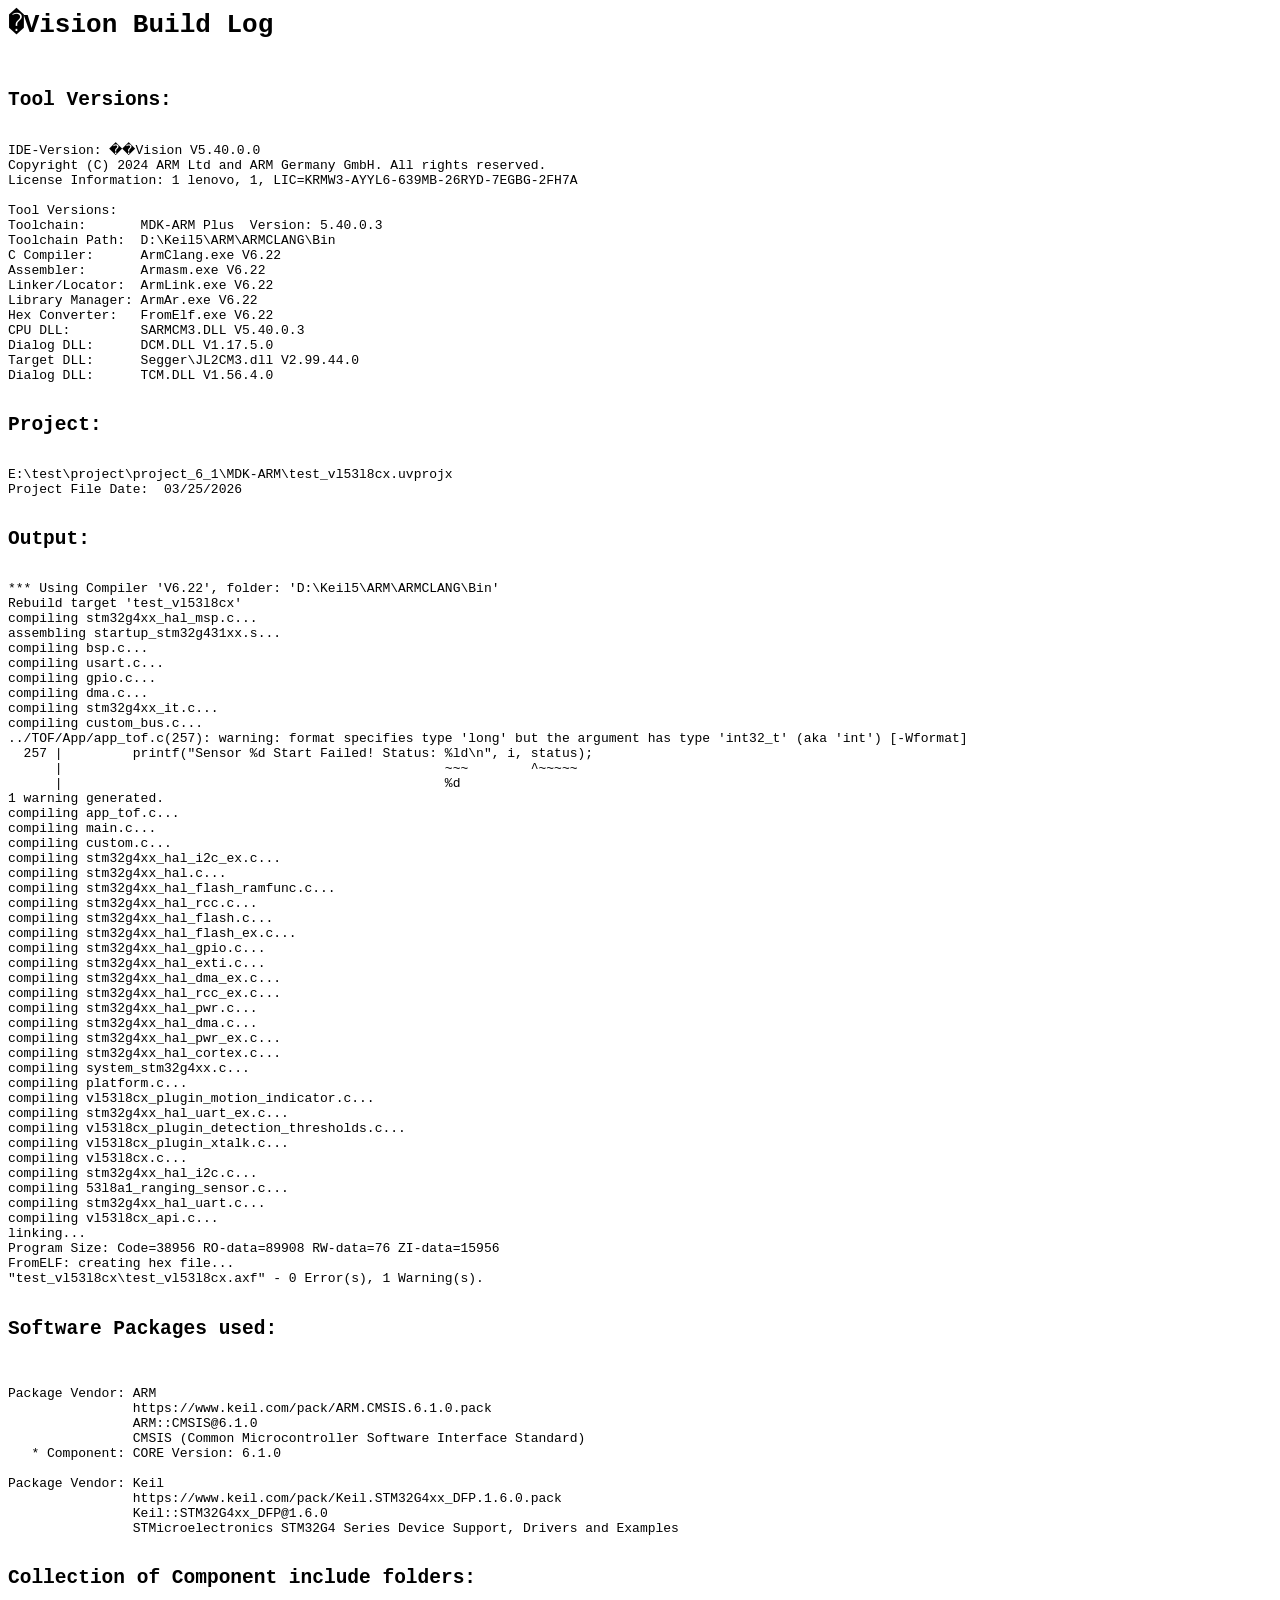
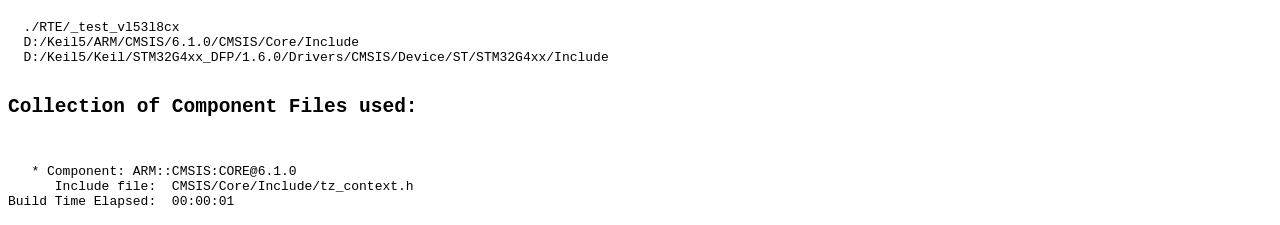
<file: MDK-ARM/test_vl53l8cx/test_vl53l8cx.build_log.htm>
<html>
<body>
<pre>
<h1>�Vision Build Log</h1>
<h2>Tool Versions:</h2>
IDE-Version: ��Vision V5.40.0.0
Copyright (C) 2024 ARM Ltd and ARM Germany GmbH. All rights reserved.
License Information: 1 lenovo, 1, LIC=KRMW3-AYYL6-639MB-26RYD-7EGBG-2FH7A
 
Tool Versions:
Toolchain:       MDK-ARM Plus  Version: 5.40.0.3
Toolchain Path:  D:\Keil5\ARM\ARMCLANG\Bin
C Compiler:      ArmClang.exe V6.22
Assembler:       Armasm.exe V6.22
Linker/Locator:  ArmLink.exe V6.22
Library Manager: ArmAr.exe V6.22
Hex Converter:   FromElf.exe V6.22
CPU DLL:         SARMCM3.DLL V5.40.0.3
Dialog DLL:      DCM.DLL V1.17.5.0
Target DLL:      Segger\JL2CM3.dll V2.99.44.0
Dialog DLL:      TCM.DLL V1.56.4.0
 
<h2>Project:</h2>
E:\test\project\project_6_1\MDK-ARM\test_vl53l8cx.uvprojx
Project File Date:  03/25/2026

<h2>Output:</h2>
*** Using Compiler 'V6.22', folder: 'D:\Keil5\ARM\ARMCLANG\Bin'
Rebuild target 'test_vl53l8cx'
compiling stm32g4xx_hal_msp.c...
assembling startup_stm32g431xx.s...
compiling bsp.c...
compiling usart.c...
compiling gpio.c...
compiling dma.c...
compiling stm32g4xx_it.c...
compiling custom_bus.c...
../TOF/App/app_tof.c(257): warning: format specifies type 'long' but the argument has type 'int32_t' (aka 'int') [-Wformat]
  257 |         printf("Sensor %d Start Failed! Status: %ld\n", i, status);
      |                                                 ~~~        ^~~~~~
      |                                                 %d
1 warning generated.
compiling app_tof.c...
compiling main.c...
compiling custom.c...
compiling stm32g4xx_hal_i2c_ex.c...
compiling stm32g4xx_hal.c...
compiling stm32g4xx_hal_flash_ramfunc.c...
compiling stm32g4xx_hal_rcc.c...
compiling stm32g4xx_hal_flash.c...
compiling stm32g4xx_hal_flash_ex.c...
compiling stm32g4xx_hal_gpio.c...
compiling stm32g4xx_hal_exti.c...
compiling stm32g4xx_hal_dma_ex.c...
compiling stm32g4xx_hal_rcc_ex.c...
compiling stm32g4xx_hal_pwr.c...
compiling stm32g4xx_hal_dma.c...
compiling stm32g4xx_hal_pwr_ex.c...
compiling stm32g4xx_hal_cortex.c...
compiling system_stm32g4xx.c...
compiling platform.c...
compiling vl53l8cx_plugin_motion_indicator.c...
compiling stm32g4xx_hal_uart_ex.c...
compiling vl53l8cx_plugin_detection_thresholds.c...
compiling vl53l8cx_plugin_xtalk.c...
compiling vl53l8cx.c...
compiling stm32g4xx_hal_i2c.c...
compiling 53l8a1_ranging_sensor.c...
compiling stm32g4xx_hal_uart.c...
compiling vl53l8cx_api.c...
linking...
Program Size: Code=38956 RO-data=89908 RW-data=76 ZI-data=15956  
FromELF: creating hex file...
"test_vl53l8cx\test_vl53l8cx.axf" - 0 Error(s), 1 Warning(s).

<h2>Software Packages used:</h2>

Package Vendor: ARM
                https://www.keil.com/pack/ARM.CMSIS.6.1.0.pack
                ARM::CMSIS@6.1.0
                CMSIS (Common Microcontroller Software Interface Standard)
   * Component: CORE Version: 6.1.0

Package Vendor: Keil
                https://www.keil.com/pack/Keil.STM32G4xx_DFP.1.6.0.pack
                Keil::STM32G4xx_DFP@1.6.0
                STMicroelectronics STM32G4 Series Device Support, Drivers and Examples

<h2>Collection of Component include folders:</h2>
  ./RTE/_test_vl53l8cx
  D:/Keil5/ARM/CMSIS/6.1.0/CMSIS/Core/Include
  D:/Keil5/Keil/STM32G4xx_DFP/1.6.0/Drivers/CMSIS/Device/ST/STM32G4xx/Include

<h2>Collection of Component Files used:</h2>

   * Component: ARM::CMSIS:CORE@6.1.0
      Include file:  CMSIS/Core/Include/tz_context.h
Build Time Elapsed:  00:00:01
</pre>
</body>
</html>
</file>
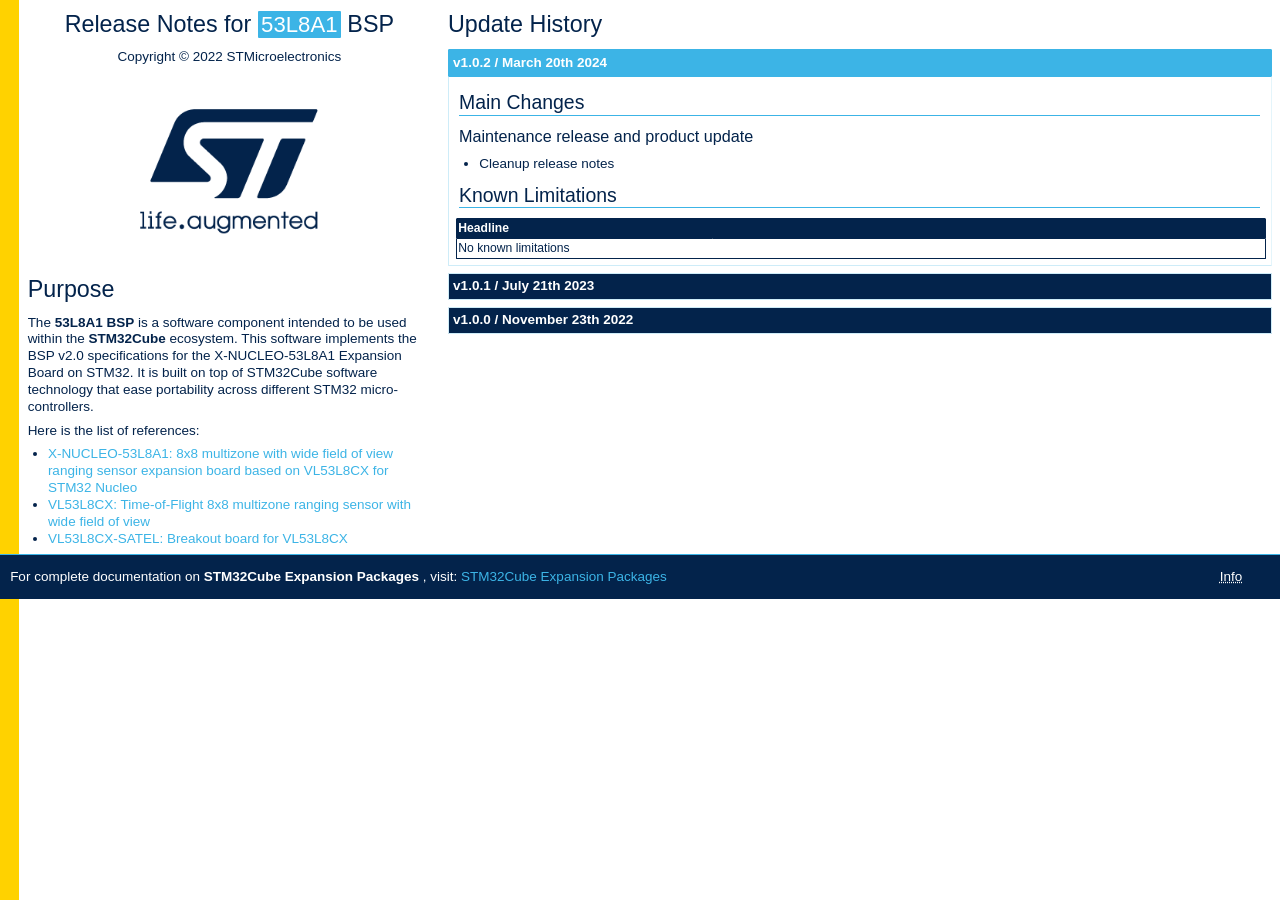
<file: Drivers/BSP/53L8A1/Release_Notes.html>
<!DOCTYPE html>
<html xmlns="http://www.w3.org/1999/xhtml" lang="en" xml:lang="en">
<head>
  <meta charset="utf-8" />
  <meta name="generator" content="pandoc" />
  <meta name="viewport" content="width=device-width, initial-scale=1.0, user-scalable=yes" />
  <title>Release Notes for 53L8A1 BSP</title>
  <style type="text/css">
      code{white-space: pre-wrap;}
      span.smallcaps{font-variant: small-caps;}
      span.underline{text-decoration: underline;}
      div.column{display: inline-block; vertical-align: top; width: 50%;}
  </style>
  <style type="text/css">@charset "UTF-8";:root {--fore-color: #03234b;--secondary-fore-color: #03234b;--back-color: #ffffff;--secondary-back-color: #ffffff;--blockquote-color: #e6007e;--pre-color: #e6007e;--border-color: #3cb4e6;--secondary-border-color: #3cb4e6;--heading-ratio: 1.2;--universal-margin: 0.5rem;--universal-padding: 0.25rem;--universal-border-radius: 0.075rem;--background-margin: 1.5%;--a-link-color: #3cb4e6;--a-visited-color: #8c0078; }html {font-size: 13.5px; }a, b, del, em, i, ins, q, span, strong, u {font-size: 1em; }html, * {font-family: -apple-system, BlinkMacSystemFont, Helvetica, arial, sans-serif;line-height: 1.25;-webkit-text-size-adjust: 100%; }* {font-size: 1rem; }body {margin: 0;color: var(--fore-color);@background: var(--back-color);background: var(--back-color) linear-gradient(#ffd200, #ffd200) repeat-y left top;background-size: var(--background-margin);}details {display: block; }summary {display: list-item; }abbr[title] {border-bottom: none;text-decoration: underline dotted; }input {overflow: visible; }img {max-width: 100%;height: auto; }h1, h2, h3, h4, h5, h6 {line-height: 1.25;margin: calc(1.5 * var(--universal-margin)) var(--universal-margin);font-weight: 400; }h1 small, h2 small, h3 small, h4 small, h5 small, h6 small {color: var(--secondary-fore-color);display: block;margin-top: -0.25rem; }h1 {font-size: calc(1rem * var(--heading-ratio) * var(--heading-ratio) * var(--heading-ratio)); }h2 {font-size: calc(1rem * var(--heading-ratio) * var(--heading-ratio) );border-style: none none solid none ; border-width: thin;border-color: var(--border-color); }h3 {font-size: calc(1rem * var(--heading-ratio) ); }h4 {font-size: calc(1rem * var(--heading-ratio)); }h5 {font-size: 1rem; }h6 {font-size: calc(1rem / var(--heading-ratio)); }p {margin: var(--universal-margin); }ol, ul {margin: var(--universal-margin);padding-left: calc(3 * var(--universal-margin)); }b, strong {font-weight: 700; }hr {box-sizing: content-box;border: 0;line-height: 1.25em;margin: var(--universal-margin);height: 0.0714285714rem;background: linear-gradient(to right, transparent, var(--border-color) 20%, var(--border-color) 80%, transparent); }blockquote {display: block;position: relative;font-style: italic;color: var(--secondary-fore-color);margin: var(--universal-margin);padding: calc(3 * var(--universal-padding));border: 0.0714285714rem solid var(--secondary-border-color);border-left: 0.3rem solid var(--blockquote-color);border-radius: 0 var(--universal-border-radius) var(--universal-border-radius) 0; }blockquote:before {position: absolute;top: calc(0rem - var(--universal-padding));left: 0;font-family: sans-serif;font-size: 2rem;font-weight: 800;content: "\201c";color: var(--blockquote-color); }blockquote[cite]:after {font-style: normal;font-size: 0.75em;font-weight: 700;content: "\a— " attr(cite);white-space: pre; }code, kbd, pre, samp {font-family: Menlo, Consolas, monospace;font-size: 0.85em; }code {background: var(--secondary-back-color);border-radius: var(--universal-border-radius);padding: calc(var(--universal-padding) / 4) calc(var(--universal-padding) / 2); }kbd {background: var(--fore-color);color: var(--back-color);border-radius: var(--universal-border-radius);padding: calc(var(--universal-padding) / 4) calc(var(--universal-padding) / 2); }pre {overflow: auto;background: var(--secondary-back-color);padding: calc(1.5 * var(--universal-padding));margin: var(--universal-margin);border: 0.0714285714rem solid var(--secondary-border-color);border-left: 0.2857142857rem solid var(--pre-color);border-radius: 0 var(--universal-border-radius) var(--universal-border-radius) 0; }sup, sub, code, kbd {line-height: 0;position: relative;vertical-align: baseline; }small, sup, sub, figcaption {font-size: 0.75em; }sup {top: -0.5em; }sub {bottom: -0.25em; }figure {margin: var(--universal-margin); }figcaption {color: var(--secondary-fore-color); }a {text-decoration: none; }a:link {color: var(--a-link-color); }a:visited {color: var(--a-visited-color); }a:hover, a:focus {text-decoration: underline; }.container {margin: 0 auto;padding: 0 calc(1.5 * var(--universal-padding)); }.row {box-sizing: border-box;display: flex;flex: 0 1 auto;flex-flow: row wrap;margin: 0 0 0 var(--background-margin); }.col-sm,[class^='col-sm-'],[class^='col-sm-offset-'],.row[class*='cols-sm-'] > * {box-sizing: border-box;flex: 0 0 auto;padding: 0 calc(var(--universal-padding) / 2); }.col-sm,.row.cols-sm > * {max-width: 100%;flex-grow: 1;flex-basis: 0; }.col-sm-1,.row.cols-sm-1 > * {max-width: 8.3333333333%;flex-basis: 8.3333333333%; }.col-sm-offset-0 {margin-left: 0; }.col-sm-2,.row.cols-sm-2 > * {max-width: 16.6666666667%;flex-basis: 16.6666666667%; }.col-sm-offset-1 {margin-left: 8.3333333333%; }.col-sm-3,.row.cols-sm-3 > * {max-width: 25%;flex-basis: 25%; }.col-sm-offset-2 {margin-left: 16.6666666667%; }.col-sm-4,.row.cols-sm-4 > * {max-width: 33.3333333333%;flex-basis: 33.3333333333%; }.col-sm-offset-3 {margin-left: 25%; }.col-sm-5,.row.cols-sm-5 > * {max-width: 41.6666666667%;flex-basis: 41.6666666667%; }.col-sm-offset-4 {margin-left: 33.3333333333%; }.col-sm-6,.row.cols-sm-6 > * {max-width: 50%;flex-basis: 50%; }.col-sm-offset-5 {margin-left: 41.6666666667%; }.col-sm-7,.row.cols-sm-7 > * {max-width: 58.3333333333%;flex-basis: 58.3333333333%; }.col-sm-offset-6 {margin-left: 50%; }.col-sm-8,.row.cols-sm-8 > * {max-width: 66.6666666667%;flex-basis: 66.6666666667%; }.col-sm-offset-7 {margin-left: 58.3333333333%; }.col-sm-9,.row.cols-sm-9 > * {max-width: 75%;flex-basis: 75%; }.col-sm-offset-8 {margin-left: 66.6666666667%; }.col-sm-10,.row.cols-sm-10 > * {max-width: 83.3333333333%;flex-basis: 83.3333333333%; }.col-sm-offset-9 {margin-left: 75%; }.col-sm-11,.row.cols-sm-11 > * {max-width: 91.6666666667%;flex-basis: 91.6666666667%; }.col-sm-offset-10 {margin-left: 83.3333333333%; }.col-sm-12,.row.cols-sm-12 > * {max-width: 100%;flex-basis: 100%; }.col-sm-offset-11 {margin-left: 91.6666666667%; }.col-sm-normal {order: initial; }.col-sm-first {order: -999; }.col-sm-last {order: 999; }@media screen and (min-width: 500px) {.col-md,[class^='col-md-'],[class^='col-md-offset-'],.row[class*='cols-md-'] > * {box-sizing: border-box;flex: 0 0 auto;padding: 0 calc(var(--universal-padding) / 2); }.col-md,.row.cols-md > * {max-width: 100%;flex-grow: 1;flex-basis: 0; }.col-md-1,.row.cols-md-1 > * {max-width: 8.3333333333%;flex-basis: 8.3333333333%; }.col-md-offset-0 {margin-left: 0; }.col-md-2,.row.cols-md-2 > * {max-width: 16.6666666667%;flex-basis: 16.6666666667%; }.col-md-offset-1 {margin-left: 8.3333333333%; }.col-md-3,.row.cols-md-3 > * {max-width: 25%;flex-basis: 25%; }.col-md-offset-2 {margin-left: 16.6666666667%; }.col-md-4,.row.cols-md-4 > * {max-width: 33.3333333333%;flex-basis: 33.3333333333%; }.col-md-offset-3 {margin-left: 25%; }.col-md-5,.row.cols-md-5 > * {max-width: 41.6666666667%;flex-basis: 41.6666666667%; }.col-md-offset-4 {margin-left: 33.3333333333%; }.col-md-6,.row.cols-md-6 > * {max-width: 50%;flex-basis: 50%; }.col-md-offset-5 {margin-left: 41.6666666667%; }.col-md-7,.row.cols-md-7 > * {max-width: 58.3333333333%;flex-basis: 58.3333333333%; }.col-md-offset-6 {margin-left: 50%; }.col-md-8,.row.cols-md-8 > * {max-width: 66.6666666667%;flex-basis: 66.6666666667%; }.col-md-offset-7 {margin-left: 58.3333333333%; }.col-md-9,.row.cols-md-9 > * {max-width: 75%;flex-basis: 75%; }.col-md-offset-8 {margin-left: 66.6666666667%; }.col-md-10,.row.cols-md-10 > * {max-width: 83.3333333333%;flex-basis: 83.3333333333%; }.col-md-offset-9 {margin-left: 75%; }.col-md-11,.row.cols-md-11 > * {max-width: 91.6666666667%;flex-basis: 91.6666666667%; }.col-md-offset-10 {margin-left: 83.3333333333%; }.col-md-12,.row.cols-md-12 > * {max-width: 100%;flex-basis: 100%; }.col-md-offset-11 {margin-left: 91.6666666667%; }.col-md-normal {order: initial; }.col-md-first {order: -999; }.col-md-last {order: 999; } }@media screen and (min-width: 1280px) {.col-lg,[class^='col-lg-'],[class^='col-lg-offset-'],.row[class*='cols-lg-'] > * {box-sizing: border-box;flex: 0 0 auto;padding: 0 calc(var(--universal-padding) / 2); }.col-lg,.row.cols-lg > * {max-width: 100%;flex-grow: 1;flex-basis: 0; }.col-lg-1,.row.cols-lg-1 > * {max-width: 8.3333333333%;flex-basis: 8.3333333333%; }.col-lg-offset-0 {margin-left: 0; }.col-lg-2,.row.cols-lg-2 > * {max-width: 16.6666666667%;flex-basis: 16.6666666667%; }.col-lg-offset-1 {margin-left: 8.3333333333%; }.col-lg-3,.row.cols-lg-3 > * {max-width: 25%;flex-basis: 25%; }.col-lg-offset-2 {margin-left: 16.6666666667%; }.col-lg-4,.row.cols-lg-4 > * {max-width: 33.3333333333%;flex-basis: 33.3333333333%; }.col-lg-offset-3 {margin-left: 25%; }.col-lg-5,.row.cols-lg-5 > * {max-width: 41.6666666667%;flex-basis: 41.6666666667%; }.col-lg-offset-4 {margin-left: 33.3333333333%; }.col-lg-6,.row.cols-lg-6 > * {max-width: 50%;flex-basis: 50%; }.col-lg-offset-5 {margin-left: 41.6666666667%; }.col-lg-7,.row.cols-lg-7 > * {max-width: 58.3333333333%;flex-basis: 58.3333333333%; }.col-lg-offset-6 {margin-left: 50%; }.col-lg-8,.row.cols-lg-8 > * {max-width: 66.6666666667%;flex-basis: 66.6666666667%; }.col-lg-offset-7 {margin-left: 58.3333333333%; }.col-lg-9,.row.cols-lg-9 > * {max-width: 75%;flex-basis: 75%; }.col-lg-offset-8 {margin-left: 66.6666666667%; }.col-lg-10,.row.cols-lg-10 > * {max-width: 83.3333333333%;flex-basis: 83.3333333333%; }.col-lg-offset-9 {margin-left: 75%; }.col-lg-11,.row.cols-lg-11 > * {max-width: 91.6666666667%;flex-basis: 91.6666666667%; }.col-lg-offset-10 {margin-left: 83.3333333333%; }.col-lg-12,.row.cols-lg-12 > * {max-width: 100%;flex-basis: 100%; }.col-lg-offset-11 {margin-left: 91.6666666667%; }.col-lg-normal {order: initial; }.col-lg-first {order: -999; }.col-lg-last {order: 999; } }:root {--card-back-color: #3cb4e6;--card-fore-color: #03234b;--card-border-color: #03234b; }.card {display: flex;flex-direction: column;justify-content: space-between;align-self: center;position: relative;width: 100%;background: var(--card-back-color);color: var(--card-fore-color);border: 0.0714285714rem solid var(--card-border-color);border-radius: var(--universal-border-radius);margin: var(--universal-margin);overflow: hidden; }@media screen and (min-width: 320px) {.card {max-width: 320px; } }.card > .sectione {background: var(--card-back-color);color: var(--card-fore-color);box-sizing: border-box;margin: 0;border: 0;border-radius: 0;border-bottom: 0.0714285714rem solid var(--card-border-color);padding: var(--universal-padding);width: 100%; }.card > .sectione.media {height: 200px;padding: 0;-o-object-fit: cover;object-fit: cover; }.card > .sectione:last-child {border-bottom: 0; }@media screen and (min-width: 240px) {.card.small {max-width: 240px; } }@media screen and (min-width: 480px) {.card.large {max-width: 480px; } }.card.fluid {max-width: 100%;width: auto; }.card.warning {--card-back-color: #e5b8b7;--card-fore-color: #3b234b;--card-border-color: #8c0078; }.card.error {--card-back-color: #464650;--card-fore-color: #ffffff;--card-border-color: #8c0078; }.card > .sectione.dark {--card-back-color: #3b234b;--card-fore-color: #ffffff; }.card > .sectione.double-padded {padding: calc(1.5 * var(--universal-padding)); }:root {--form-back-color: #ffe97f;--form-fore-color: #03234b;--form-border-color: #3cb4e6;--input-back-color: #ffffff;--input-fore-color: #03234b;--input-border-color: #3cb4e6;--input-focus-color: #0288d1;--input-invalid-color: #d32f2f;--button-back-color: #e2e2e2;--button-hover-back-color: #dcdcdc;--button-fore-color: #212121;--button-border-color: transparent;--button-hover-border-color: transparent;--button-group-border-color: rgba(124, 124, 124, 0.54); }form {background: var(--form-back-color);color: var(--form-fore-color);border: 0.0714285714rem solid var(--form-border-color);border-radius: var(--universal-border-radius);margin: var(--universal-margin);padding: calc(2 * var(--universal-padding)) var(--universal-padding); }fieldset {border: 0.0714285714rem solid var(--form-border-color);border-radius: var(--universal-border-radius);margin: calc(var(--universal-margin) / 4);padding: var(--universal-padding); }legend {box-sizing: border-box;display: table;max-width: 100%;white-space: normal;font-weight: 500;padding: calc(var(--universal-padding) / 2); }label {padding: calc(var(--universal-padding) / 2) var(--universal-padding); }.input-group {display: inline-block; }.input-group.fluid {display: flex;align-items: center;justify-content: center; }.input-group.fluid > input {max-width: 100%;flex-grow: 1;flex-basis: 0px; }@media screen and (max-width: 499px) {.input-group.fluid {align-items: stretch;flex-direction: column; } }.input-group.vertical {display: flex;align-items: stretch;flex-direction: column; }.input-group.vertical > input {max-width: 100%;flex-grow: 1;flex-basis: 0px; }[type="number"]::-webkit-inner-spin-button, [type="number"]::-webkit-outer-spin-button {height: auto; }[type="search"] {-webkit-appearance: textfield;outline-offset: -2px; }[type="search"]::-webkit-search-cancel-button,[type="search"]::-webkit-search-decoration {-webkit-appearance: none; }input:not([type]), [type="text"], [type="email"], [type="number"], [type="search"],[type="password"], [type="url"], [type="tel"], [type="checkbox"], [type="radio"], textarea, select {box-sizing: border-box;background: var(--input-back-color);color: var(--input-fore-color);border: 0.0714285714rem solid var(--input-border-color);border-radius: var(--universal-border-radius);margin: calc(var(--universal-margin) / 2);padding: var(--universal-padding) calc(1.5 * var(--universal-padding)); }input:not([type="button"]):not([type="submit"]):not([type="reset"]):hover, input:not([type="button"]):not([type="submit"]):not([type="reset"]):focus, textarea:hover, textarea:focus, select:hover, select:focus {border-color: var(--input-focus-color);box-shadow: none; }input:not([type="button"]):not([type="submit"]):not([type="reset"]):invalid, input:not([type="button"]):not([type="submit"]):not([type="reset"]):focus:invalid, textarea:invalid, textarea:focus:invalid, select:invalid, select:focus:invalid {border-color: var(--input-invalid-color);box-shadow: none; }input:not([type="button"]):not([type="submit"]):not([type="reset"])[readonly], textarea[readonly], select[readonly] {background: var(--secondary-back-color); }select {max-width: 100%; }option {overflow: hidden;text-overflow: ellipsis; }[type="checkbox"], [type="radio"] {-webkit-appearance: none;-moz-appearance: none;appearance: none;position: relative;height: calc(1rem + var(--universal-padding) / 2);width: calc(1rem + var(--universal-padding) / 2);vertical-align: text-bottom;padding: 0;flex-basis: calc(1rem + var(--universal-padding) / 2) !important;flex-grow: 0 !important; }[type="checkbox"]:checked:before, [type="radio"]:checked:before {position: absolute; }[type="checkbox"]:checked:before {content: '\2713';font-family: sans-serif;font-size: calc(1rem + var(--universal-padding) / 2);top: calc(0rem - var(--universal-padding));left: calc(var(--universal-padding) / 4); }[type="radio"] {border-radius: 100%; }[type="radio"]:checked:before {border-radius: 100%;content: '';top: calc(0.0714285714rem + var(--universal-padding) / 2);left: calc(0.0714285714rem + var(--universal-padding) / 2);background: var(--input-fore-color);width: 0.5rem;height: 0.5rem; }:placeholder-shown {color: var(--input-fore-color); }::-ms-placeholder {color: var(--input-fore-color);opacity: 0.54; }button::-moz-focus-inner, [type="button"]::-moz-focus-inner, [type="reset"]::-moz-focus-inner, [type="submit"]::-moz-focus-inner {border-style: none;padding: 0; }button, html [type="button"], [type="reset"], [type="submit"] {-webkit-appearance: button; }button {overflow: visible;text-transform: none; }button, [type="button"], [type="submit"], [type="reset"],a.button, label.button, .button,a[role="button"], label[role="button"], [role="button"] {display: inline-block;background: var(--button-back-color);color: var(--button-fore-color);border: 0.0714285714rem solid var(--button-border-color);border-radius: var(--universal-border-radius);padding: var(--universal-padding) calc(1.5 * var(--universal-padding));margin: var(--universal-margin);text-decoration: none;cursor: pointer;transition: background 0.3s; }button:hover, button:focus, [type="button"]:hover, [type="button"]:focus, [type="submit"]:hover, [type="submit"]:focus, [type="reset"]:hover, [type="reset"]:focus,a.button:hover,a.button:focus, label.button:hover, label.button:focus, .button:hover, .button:focus,a[role="button"]:hover,a[role="button"]:focus, label[role="button"]:hover, label[role="button"]:focus, [role="button"]:hover, [role="button"]:focus {background: var(--button-hover-back-color);border-color: var(--button-hover-border-color); }input:disabled, input[disabled], textarea:disabled, textarea[disabled], select:disabled, select[disabled], button:disabled, button[disabled], .button:disabled, .button[disabled], [role="button"]:disabled, [role="button"][disabled] {cursor: not-allowed;opacity: 0.75; }.button-group {display: flex;border: 0.0714285714rem solid var(--button-group-border-color);border-radius: var(--universal-border-radius);margin: var(--universal-margin); }.button-group > button, .button-group [type="button"], .button-group > [type="submit"], .button-group > [type="reset"], .button-group > .button, .button-group > [role="button"] {margin: 0;max-width: 100%;flex: 1 1 auto;text-align: center;border: 0;border-radius: 0;box-shadow: none; }.button-group > :not(:first-child) {border-left: 0.0714285714rem solid var(--button-group-border-color); }@media screen and (max-width: 499px) {.button-group {flex-direction: column; }.button-group > :not(:first-child) {border: 0;border-top: 0.0714285714rem solid var(--button-group-border-color); } }button.primary, [type="button"].primary, [type="submit"].primary, [type="reset"].primary, .button.primary, [role="button"].primary {--button-back-color: #1976d2;--button-fore-color: #f8f8f8; }button.primary:hover, button.primary:focus, [type="button"].primary:hover, [type="button"].primary:focus, [type="submit"].primary:hover, [type="submit"].primary:focus, [type="reset"].primary:hover, [type="reset"].primary:focus, .button.primary:hover, .button.primary:focus, [role="button"].primary:hover, [role="button"].primary:focus {--button-hover-back-color: #1565c0; }button.secondary, [type="button"].secondary, [type="submit"].secondary, [type="reset"].secondary, .button.secondary, [role="button"].secondary {--button-back-color: #d32f2f;--button-fore-color: #f8f8f8; }button.secondary:hover, button.secondary:focus, [type="button"].secondary:hover, [type="button"].secondary:focus, [type="submit"].secondary:hover, [type="submit"].secondary:focus, [type="reset"].secondary:hover, [type="reset"].secondary:focus, .button.secondary:hover, .button.secondary:focus, [role="button"].secondary:hover, [role="button"].secondary:focus {--button-hover-back-color: #c62828; }button.tertiary, [type="button"].tertiary, [type="submit"].tertiary, [type="reset"].tertiary, .button.tertiary, [role="button"].tertiary {--button-back-color: #308732;--button-fore-color: #f8f8f8; }button.tertiary:hover, button.tertiary:focus, [type="button"].tertiary:hover, [type="button"].tertiary:focus, [type="submit"].tertiary:hover, [type="submit"].tertiary:focus, [type="reset"].tertiary:hover, [type="reset"].tertiary:focus, .button.tertiary:hover, .button.tertiary:focus, [role="button"].tertiary:hover, [role="button"].tertiary:focus {--button-hover-back-color: #277529; }button.inverse, [type="button"].inverse, [type="submit"].inverse, [type="reset"].inverse, .button.inverse, [role="button"].inverse {--button-back-color: #212121;--button-fore-color: #f8f8f8; }button.inverse:hover, button.inverse:focus, [type="button"].inverse:hover, [type="button"].inverse:focus, [type="submit"].inverse:hover, [type="submit"].inverse:focus, [type="reset"].inverse:hover, [type="reset"].inverse:focus, .button.inverse:hover, .button.inverse:focus, [role="button"].inverse:hover, [role="button"].inverse:focus {--button-hover-back-color: #111; }button.small, [type="button"].small, [type="submit"].small, [type="reset"].small, .button.small, [role="button"].small {padding: calc(0.5 * var(--universal-padding)) calc(0.75 * var(--universal-padding));margin: var(--universal-margin); }button.large, [type="button"].large, [type="submit"].large, [type="reset"].large, .button.large, [role="button"].large {padding: calc(1.5 * var(--universal-padding)) calc(2 * var(--universal-padding));margin: var(--universal-margin); }:root {--header-back-color: #03234b;--header-hover-back-color: #ffd200;--header-fore-color: #ffffff;--header-border-color: #3cb4e6;--nav-back-color: #ffffff;--nav-hover-back-color: #ffe97f;--nav-fore-color: #e6007e;--nav-border-color: #3cb4e6;--nav-link-color: #3cb4e6;--footer-fore-color: #ffffff;--footer-back-color: #03234b;--footer-border-color: #3cb4e6;--footer-link-color: #3cb4e6;--drawer-back-color: #ffffff;--drawer-hover-back-color: #ffe97f;--drawer-border-color: #3cb4e6;--drawer-close-color: #e6007e; }header {height: 2.75rem;background: var(--header-back-color);color: var(--header-fore-color);border-bottom: 0.0714285714rem solid var(--header-border-color);padding: calc(var(--universal-padding) / 4) 0;white-space: nowrap;overflow-x: auto;overflow-y: hidden; }header.row {box-sizing: content-box; }header .logo {color: var(--header-fore-color);font-size: 1.75rem;padding: var(--universal-padding) calc(2 * var(--universal-padding));text-decoration: none; }header button, header [type="button"], header .button, header [role="button"] {box-sizing: border-box;position: relative;top: calc(0rem - var(--universal-padding) / 4);height: calc(3.1875rem + var(--universal-padding) / 2);background: var(--header-back-color);line-height: calc(3.1875rem - var(--universal-padding) * 1.5);text-align: center;color: var(--header-fore-color);border: 0;border-radius: 0;margin: 0;text-transform: uppercase; }header button:hover, header button:focus, header [type="button"]:hover, header [type="button"]:focus, header .button:hover, header .button:focus, header [role="button"]:hover, header [role="button"]:focus {background: var(--header-hover-back-color); }nav {background: var(--nav-back-color);color: var(--nav-fore-color);border: 0.0714285714rem solid var(--nav-border-color);border-radius: var(--universal-border-radius);margin: var(--universal-margin); }nav * {padding: var(--universal-padding) calc(1.5 * var(--universal-padding)); }nav a, nav a:visited {display: block;color: var(--nav-link-color);border-radius: var(--universal-border-radius);transition: background 0.3s; }nav a:hover, nav a:focus, nav a:visited:hover, nav a:visited:focus {text-decoration: none;background: var(--nav-hover-back-color); }nav .sublink-1 {position: relative;margin-left: calc(2 * var(--universal-padding)); }nav .sublink-1:before {position: absolute;left: calc(var(--universal-padding) - 1 * var(--universal-padding));top: -0.0714285714rem;content: '';height: 100%;border: 0.0714285714rem solid var(--nav-border-color);border-left: 0; }nav .sublink-2 {position: relative;margin-left: calc(4 * var(--universal-padding)); }nav .sublink-2:before {position: absolute;left: calc(var(--universal-padding) - 3 * var(--universal-padding));top: -0.0714285714rem;content: '';height: 100%;border: 0.0714285714rem solid var(--nav-border-color);border-left: 0; }footer {background: var(--footer-back-color);color: var(--footer-fore-color);border-top: 0.0714285714rem solid var(--footer-border-color);padding: calc(2 * var(--universal-padding)) var(--universal-padding);font-size: 0.875rem; }footer a, footer a:visited {color: var(--footer-link-color); }header.sticky {position: -webkit-sticky;position: sticky;z-index: 1101;top: 0; }footer.sticky {position: -webkit-sticky;position: sticky;z-index: 1101;bottom: 0; }.drawer-toggle:before {display: inline-block;position: relative;vertical-align: bottom;content: '\00a0\2261\00a0';font-family: sans-serif;font-size: 1.5em; }@media screen and (min-width: 500px) {.drawer-toggle:not(.persistent) {display: none; } }[type="checkbox"].drawer {height: 1px;width: 1px;margin: -1px;overflow: hidden;position: absolute;clip: rect(0 0 0 0);-webkit-clip-path: inset(100%);clip-path: inset(100%); }[type="checkbox"].drawer + * {display: block;box-sizing: border-box;position: fixed;top: 0;width: 320px;height: 100vh;overflow-y: auto;background: var(--drawer-back-color);border: 0.0714285714rem solid var(--drawer-border-color);border-radius: 0;margin: 0;z-index: 1110;right: -320px;transition: right 0.3s; }[type="checkbox"].drawer + * .drawer-close {position: absolute;top: var(--universal-margin);right: var(--universal-margin);z-index: 1111;width: 2rem;height: 2rem;border-radius: var(--universal-border-radius);padding: var(--universal-padding);margin: 0;cursor: pointer;transition: background 0.3s; }[type="checkbox"].drawer + * .drawer-close:before {display: block;content: '\00D7';color: var(--drawer-close-color);position: relative;font-family: sans-serif;font-size: 2rem;line-height: 1;text-align: center; }[type="checkbox"].drawer + * .drawer-close:hover, [type="checkbox"].drawer + * .drawer-close:focus {background: var(--drawer-hover-back-color); }@media screen and (max-width: 320px) {[type="checkbox"].drawer + * {width: 100%; } }[type="checkbox"].drawer:checked + * {right: 0; }@media screen and (min-width: 500px) {[type="checkbox"].drawer:not(.persistent) + * {position: static;height: 100%;z-index: 1100; }[type="checkbox"].drawer:not(.persistent) + * .drawer-close {display: none; } }:root {--table-border-color: #03234b;--table-border-separator-color: #03234b;--table-head-back-color: #03234b;--table-head-fore-color: #ffffff;--table-body-back-color: #ffffff;--table-body-fore-color: #03234b;--table-body-alt-back-color: #f4f4f4; }table {border-collapse: separate;border-spacing: 0;margin: 0;display: flex;flex: 0 1 auto;flex-flow: row wrap;padding: var(--universal-padding);padding-top: 0; }table caption {font-size: 1rem;margin: calc(2 * var(--universal-margin)) 0;max-width: 100%;flex: 0 0 100%; }table thead, table tbody {display: flex;flex-flow: row wrap;border: 0.0714285714rem solid var(--table-border-color); }table thead {z-index: 999;border-radius: var(--universal-border-radius) var(--universal-border-radius) 0 0;border-bottom: 0.0714285714rem solid var(--table-border-separator-color); }table tbody {border-top: 0;margin-top: calc(0 - var(--universal-margin));border-radius: 0 0 var(--universal-border-radius) var(--universal-border-radius); }table tr {display: flex;padding: 0; }table th, table td {padding: calc(0.5 * var(--universal-padding));font-size: 0.9rem; }table th {text-align: left;background: var(--table-head-back-color);color: var(--table-head-fore-color); }table td {background: var(--table-body-back-color);color: var(--table-body-fore-color);border-top: 0.0714285714rem solid var(--table-border-color); }table:not(.horizontal) {overflow: auto;max-height: 100%; }table:not(.horizontal) thead, table:not(.horizontal) tbody {max-width: 100%;flex: 0 0 100%; }table:not(.horizontal) tr {flex-flow: row wrap;flex: 0 0 100%; }table:not(.horizontal) th, table:not(.horizontal) td {flex: 1 0 0%;overflow: hidden;text-overflow: ellipsis; }table:not(.horizontal) thead {position: sticky;top: 0; }table:not(.horizontal) tbody tr:first-child td {border-top: 0; }table.horizontal {border: 0; }table.horizontal thead, table.horizontal tbody {border: 0;flex: .2 0 0;flex-flow: row nowrap; }table.horizontal tbody {overflow: auto;justify-content: space-between;flex: .8 0 0;margin-left: 0;padding-bottom: calc(var(--universal-padding) / 4); }table.horizontal tr {flex-direction: column;flex: 1 0 auto; }table.horizontal th, table.horizontal td {width: auto;border: 0;border-bottom: 0.0714285714rem solid var(--table-border-color); }table.horizontal th:not(:first-child), table.horizontal td:not(:first-child) {border-top: 0; }table.horizontal th {text-align: right;border-left: 0.0714285714rem solid var(--table-border-color);border-right: 0.0714285714rem solid var(--table-border-separator-color); }table.horizontal thead tr:first-child {padding-left: 0; }table.horizontal th:first-child, table.horizontal td:first-child {border-top: 0.0714285714rem solid var(--table-border-color); }table.horizontal tbody tr:last-child td {border-right: 0.0714285714rem solid var(--table-border-color); }table.horizontal tbody tr:last-child td:first-child {border-top-right-radius: 0.25rem; }table.horizontal tbody tr:last-child td:last-child {border-bottom-right-radius: 0.25rem; }table.horizontal thead tr:first-child th:first-child {border-top-left-radius: 0.25rem; }table.horizontal thead tr:first-child th:last-child {border-bottom-left-radius: 0.25rem; }@media screen and (max-width: 499px) {table, table.horizontal {border-collapse: collapse;border: 0;width: 100%;display: table; }table thead, table th, table.horizontal thead, table.horizontal th {border: 0;height: 1px;width: 1px;margin: -1px;overflow: hidden;padding: 0;position: absolute;clip: rect(0 0 0 0);-webkit-clip-path: inset(100%);clip-path: inset(100%); }table tbody, table.horizontal tbody {border: 0;display: table-row-group; }table tr, table.horizontal tr {display: block;border: 0.0714285714rem solid var(--table-border-color);border-radius: var(--universal-border-radius);background: #ffffff;padding: var(--universal-padding);margin: var(--universal-margin);margin-bottom: calc(1 * var(--universal-margin)); }table th, table td, table.horizontal th, table.horizontal td {width: auto; }table td, table.horizontal td {display: block;border: 0;text-align: right; }table td:before, table.horizontal td:before {content: attr(data-label);float: left;font-weight: 600; }table th:first-child, table td:first-child, table.horizontal th:first-child, table.horizontal td:first-child {border-top: 0; }table tbody tr:last-child td, table.horizontal tbody tr:last-child td {border-right: 0; } }table tr:nth-of-type(2n) > td {background: var(--table-body-alt-back-color); }@media screen and (max-width: 500px) {table tr:nth-of-type(2n) {background: var(--table-body-alt-back-color); } }:root {--table-body-hover-back-color: #90caf9; }table.hoverable tr:hover, table.hoverable tr:hover > td, table.hoverable tr:focus, table.hoverable tr:focus > td {background: var(--table-body-hover-back-color); }@media screen and (max-width: 500px) {table.hoverable tr:hover, table.hoverable tr:hover > td, table.hoverable tr:focus, table.hoverable tr:focus > td {background: var(--table-body-hover-back-color); } }:root {--mark-back-color: #3cb4e6;--mark-fore-color: #ffffff; }mark {background: var(--mark-back-color);color: var(--mark-fore-color);font-size: 0.95em;line-height: 1em;border-radius: var(--universal-border-radius);padding: calc(var(--universal-padding) / 4) var(--universal-padding); }mark.inline-block {display: inline-block;font-size: 1em;line-height: 1.4;padding: calc(var(--universal-padding) / 2) var(--universal-padding); }:root {--toast-back-color: #424242;--toast-fore-color: #fafafa; }.toast {position: fixed;bottom: calc(var(--universal-margin) * 3);left: 50%;transform: translate(-50%, -50%);z-index: 1111;color: var(--toast-fore-color);background: var(--toast-back-color);border-radius: calc(var(--universal-border-radius) * 16);padding: var(--universal-padding) calc(var(--universal-padding) * 3); }:root {--tooltip-back-color: #212121;--tooltip-fore-color: #fafafa; }.tooltip {position: relative;display: inline-block; }.tooltip:before, .tooltip:after {position: absolute;opacity: 0;clip: rect(0 0 0 0);-webkit-clip-path: inset(100%);clip-path: inset(100%);transition: all 0.3s;z-index: 1010;left: 50%; }.tooltip:not(.bottom):before, .tooltip:not(.bottom):after {bottom: 75%; }.tooltip.bottom:before, .tooltip.bottom:after {top: 75%; }.tooltip:hover:before, .tooltip:hover:after, .tooltip:focus:before, .tooltip:focus:after {opacity: 1;clip: auto;-webkit-clip-path: inset(0%);clip-path: inset(0%); }.tooltip:before {content: '';background: transparent;border: var(--universal-margin) solid transparent;left: calc(50% - var(--universal-margin)); }.tooltip:not(.bottom):before {border-top-color: #212121; }.tooltip.bottom:before {border-bottom-color: #212121; }.tooltip:after {content: attr(aria-label);color: var(--tooltip-fore-color);background: var(--tooltip-back-color);border-radius: var(--universal-border-radius);padding: var(--universal-padding);white-space: nowrap;transform: translateX(-50%); }.tooltip:not(.bottom):after {margin-bottom: calc(2 * var(--universal-margin)); }.tooltip.bottom:after {margin-top: calc(2 * var(--universal-margin)); }:root {--modal-overlay-color: rgba(0, 0, 0, 0.45);--modal-close-color: #e6007e;--modal-close-hover-color: #ffe97f; }[type="checkbox"].modal {height: 1px;width: 1px;margin: -1px;overflow: hidden;position: absolute;clip: rect(0 0 0 0);-webkit-clip-path: inset(100%);clip-path: inset(100%); }[type="checkbox"].modal + div {position: fixed;top: 0;left: 0;display: none;width: 100vw;height: 100vh;background: var(--modal-overlay-color); }[type="checkbox"].modal + div .card {margin: 0 auto;max-height: 50vh;overflow: auto; }[type="checkbox"].modal + div .card .modal-close {position: absolute;top: 0;right: 0;width: 1.75rem;height: 1.75rem;border-radius: var(--universal-border-radius);padding: var(--universal-padding);margin: 0;cursor: pointer;transition: background 0.3s; }[type="checkbox"].modal + div .card .modal-close:before {display: block;content: '\00D7';color: var(--modal-close-color);position: relative;font-family: sans-serif;font-size: 1.75rem;line-height: 1;text-align: center; }[type="checkbox"].modal + div .card .modal-close:hover, [type="checkbox"].modal + div .card .modal-close:focus {background: var(--modal-close-hover-color); }[type="checkbox"].modal:checked + div {display: flex;flex: 0 1 auto;z-index: 1200; }[type="checkbox"].modal:checked + div .card .modal-close {z-index: 1211; }:root {--collapse-label-back-color: #03234b;--collapse-label-fore-color: #ffffff;--collapse-label-hover-back-color: #3cb4e6;--collapse-selected-label-back-color: #3cb4e6;--collapse-border-color: var(--collapse-label-back-color);--collapse-selected-border-color: #ceecf8;--collapse-content-back-color: #ffffff;--collapse-selected-label-border-color: #3cb4e6; }.collapse {width: calc(100% - 2 * var(--universal-margin));opacity: 1;display: flex;flex-direction: column;margin: var(--universal-margin);border-radius: var(--universal-border-radius); }.collapse > [type="radio"], .collapse > [type="checkbox"] {height: 1px;width: 1px;margin: -1px;overflow: hidden;position: absolute;clip: rect(0 0 0 0);-webkit-clip-path: inset(100%);clip-path: inset(100%); }.collapse > label {flex-grow: 1;display: inline-block;height: 1.25rem;cursor: pointer;transition: background 0.2s;color: var(--collapse-label-fore-color);background: var(--collapse-label-back-color);border: 0.0714285714rem solid var(--collapse-selected-border-color);padding: calc(1.25 * var(--universal-padding)); }.collapse > label:hover, .collapse > label:focus {background: var(--collapse-label-hover-back-color); }.collapse > label + div {flex-basis: auto;height: 1px;width: 1px;margin: -1px;overflow: hidden;position: absolute;clip: rect(0 0 0 0);-webkit-clip-path: inset(100%);clip-path: inset(100%);transition: max-height 0.3s;max-height: 1px; }.collapse > :checked + label {background: var(--collapse-selected-label-back-color);border-color: var(--collapse-selected-label-border-color); }.collapse > :checked + label + div {box-sizing: border-box;position: relative;width: 100%;height: auto;overflow: auto;margin: 0;background: var(--collapse-content-back-color);border: 0.0714285714rem solid var(--collapse-selected-border-color);border-top: 0;padding: var(--universal-padding);clip: auto;-webkit-clip-path: inset(0%);clip-path: inset(0%);max-height: 100%; }.collapse > label:not(:first-of-type) {border-top: 0; }.collapse > label:first-of-type {border-radius: var(--universal-border-radius) var(--universal-border-radius) 0 0; }.collapse > label:last-of-type:not(:first-of-type) {border-radius: 0 0 var(--universal-border-radius) var(--universal-border-radius); }.collapse > label:last-of-type:first-of-type {border-radius: var(--universal-border-radius); }.collapse > :checked:last-of-type:not(:first-of-type) + label {border-radius: 0; }.collapse > :checked:last-of-type + label + div {border-radius: 0 0 var(--universal-border-radius) var(--universal-border-radius); }mark.tertiary {--mark-back-color: #3cb4e6; }mark.tag {padding: calc(var(--universal-padding)/2) var(--universal-padding);border-radius: 1em; }:root {--progress-back-color: #3cb4e6;--progress-fore-color: #555; }progress {display: block;vertical-align: baseline;-webkit-appearance: none;-moz-appearance: none;appearance: none;height: 0.75rem;width: calc(100% - 2 * var(--universal-margin));margin: var(--universal-margin);border: 0;border-radius: calc(2 * var(--universal-border-radius));background: var(--progress-back-color);color: var(--progress-fore-color); }progress::-webkit-progress-value {background: var(--progress-fore-color);border-top-left-radius: calc(2 * var(--universal-border-radius));border-bottom-left-radius: calc(2 * var(--universal-border-radius)); }progress::-webkit-progress-bar {background: var(--progress-back-color); }progress::-moz-progress-bar {background: var(--progress-fore-color);border-top-left-radius: calc(2 * var(--universal-border-radius));border-bottom-left-radius: calc(2 * var(--universal-border-radius)); }progress[value="1000"]::-webkit-progress-value {border-radius: calc(2 * var(--universal-border-radius)); }progress[value="1000"]::-moz-progress-bar {border-radius: calc(2 * var(--universal-border-radius)); }progress.inline {display: inline-block;vertical-align: middle;width: 60%; }:root {--spinner-back-color: #ddd;--spinner-fore-color: #555; }@keyframes spinner-donut-anim {0% {transform: rotate(0deg); }100% {transform: rotate(360deg); } }.spinner {display: inline-block;margin: var(--universal-margin);border: 0.25rem solid var(--spinner-back-color);border-left: 0.25rem solid var(--spinner-fore-color);border-radius: 50%;width: 1.25rem;height: 1.25rem;animation: spinner-donut-anim 1.2s linear infinite; }progress.primary {--progress-fore-color: #1976d2; }progress.secondary {--progress-fore-color: #d32f2f; }progress.tertiary {--progress-fore-color: #308732; }.spinner.primary {--spinner-fore-color: #1976d2; }.spinner.secondary {--spinner-fore-color: #d32f2f; }.spinner.tertiary {--spinner-fore-color: #308732; }span[class^='icon-'] {display: inline-block;height: 1em;width: 1em;vertical-align: -0.125em;background-size: contain;margin: 0 calc(var(--universal-margin) / 4); }span[class^='icon-'].secondary {-webkit-filter: invert(25%);filter: invert(25%); }span[class^='icon-'].inverse {-webkit-filter: invert(100%);filter: invert(100%); }span.icon-alert {background-image: url("data:image/svg+xml,%3Csvg xmlns='http://www.w3.org/2000/svg' width='24' height='24' viewBox='0 0 24 24' fill='none' stroke='%2303234b' stroke-width='2' stroke-linecap='round' stroke-linejoin='round'%3E%3Ccircle cx='12' cy='12' r='10'%3E%3C/circle%3E%3Cline x1='12' y1='8' x2='12' y2='12'%3E%3C/line%3E%3Cline x1='12' y1='16' x2='12' y2='16'%3E%3C/line%3E%3C/svg%3E"); }span.icon-bookmark {background-image: url("data:image/svg+xml,%3Csvg xmlns='http://www.w3.org/2000/svg' width='24' height='24' viewBox='0 0 24 24' fill='none' stroke='%2303234b' stroke-width='2' stroke-linecap='round' stroke-linejoin='round'%3E%3Cpath d='M19 21l-7-5-7 5V5a2 2 0 0 1 2-2h10a2 2 0 0 1 2 2z'%3E%3C/path%3E%3C/svg%3E"); }span.icon-calendar {background-image: url("data:image/svg+xml,%3Csvg xmlns='http://www.w3.org/2000/svg' width='24' height='24' viewBox='0 0 24 24' fill='none' stroke='%2303234b' stroke-width='2' stroke-linecap='round' stroke-linejoin='round'%3E%3Crect x='3' y='4' width='18' height='18' rx='2' ry='2'%3E%3C/rect%3E%3Cline x1='16' y1='2' x2='16' y2='6'%3E%3C/line%3E%3Cline x1='8' y1='2' x2='8' y2='6'%3E%3C/line%3E%3Cline x1='3' y1='10' x2='21' y2='10'%3E%3C/line%3E%3C/svg%3E"); }span.icon-credit {background-image: url("data:image/svg+xml,%3Csvg xmlns='http://www.w3.org/2000/svg' width='24' height='24' viewBox='0 0 24 24' fill='none' stroke='%2303234b' stroke-width='2' stroke-linecap='round' stroke-linejoin='round'%3E%3Crect x='1' y='4' width='22' height='16' rx='2' ry='2'%3E%3C/rect%3E%3Cline x1='1' y1='10' x2='23' y2='10'%3E%3C/line%3E%3C/svg%3E"); }span.icon-edit {background-image: url("data:image/svg+xml,%3Csvg xmlns='http://www.w3.org/2000/svg' width='24' height='24' viewBox='0 0 24 24' fill='none' stroke='%2303234b' stroke-width='2' stroke-linecap='round' stroke-linejoin='round'%3E%3Cpath d='M20 14.66V20a2 2 0 0 1-2 2H4a2 2 0 0 1-2-2V6a2 2 0 0 1 2-2h5.34'%3E%3C/path%3E%3Cpolygon points='18 2 22 6 12 16 8 16 8 12 18 2'%3E%3C/polygon%3E%3C/svg%3E"); }span.icon-link {background-image: url("data:image/svg+xml,%3Csvg xmlns='http://www.w3.org/2000/svg' width='24' height='24' viewBox='0 0 24 24' fill='none' stroke='%2303234b' stroke-width='2' stroke-linecap='round' stroke-linejoin='round'%3E%3Cpath d='M18 13v6a2 2 0 0 1-2 2H5a2 2 0 0 1-2-2V8a2 2 0 0 1 2-2h6'%3E%3C/path%3E%3Cpolyline points='15 3 21 3 21 9'%3E%3C/polyline%3E%3Cline x1='10' y1='14' x2='21' y2='3'%3E%3C/line%3E%3C/svg%3E"); }span.icon-help {background-image: url("data:image/svg+xml,%3Csvg xmlns='http://www.w3.org/2000/svg' width='24' height='24' viewBox='0 0 24 24' fill='none' stroke='%2303234b' stroke-width='2' stroke-linecap='round' stroke-linejoin='round'%3E%3Cpath d='M9.09 9a3 3 0 0 1 5.83 1c0 2-3 3-3 3'%3E%3C/path%3E%3Ccircle cx='12' cy='12' r='10'%3E%3C/circle%3E%3Cline x1='12' y1='17' x2='12' y2='17'%3E%3C/line%3E%3C/svg%3E"); }span.icon-home {background-image: url("data:image/svg+xml,%3Csvg xmlns='http://www.w3.org/2000/svg' width='24' height='24' viewBox='0 0 24 24' fill='none' stroke='%2303234b' stroke-width='2' stroke-linecap='round' stroke-linejoin='round'%3E%3Cpath d='M3 9l9-7 9 7v11a2 2 0 0 1-2 2H5a2 2 0 0 1-2-2z'%3E%3C/path%3E%3Cpolyline points='9 22 9 12 15 12 15 22'%3E%3C/polyline%3E%3C/svg%3E"); }span.icon-info {background-image: url("data:image/svg+xml,%3Csvg xmlns='http://www.w3.org/2000/svg' width='24' height='24' viewBox='0 0 24 24' fill='none' stroke='%2303234b' stroke-width='2' stroke-linecap='round' stroke-linejoin='round'%3E%3Ccircle cx='12' cy='12' r='10'%3E%3C/circle%3E%3Cline x1='12' y1='16' x2='12' y2='12'%3E%3C/line%3E%3Cline x1='12' y1='8' x2='12' y2='8'%3E%3C/line%3E%3C/svg%3E"); }span.icon-lock {background-image: url("data:image/svg+xml,%3Csvg xmlns='http://www.w3.org/2000/svg' width='24' height='24' viewBox='0 0 24 24' fill='none' stroke='%2303234b' stroke-width='2' stroke-linecap='round' stroke-linejoin='round'%3E%3Crect x='3' y='11' width='18' height='11' rx='2' ry='2'%3E%3C/rect%3E%3Cpath d='M7 11V7a5 5 0 0 1 10 0v4'%3E%3C/path%3E%3C/svg%3E"); }span.icon-mail {background-image: url("data:image/svg+xml,%3Csvg xmlns='http://www.w3.org/2000/svg' width='24' height='24' viewBox='0 0 24 24' fill='none' stroke='%2303234b' stroke-width='2' stroke-linecap='round' stroke-linejoin='round'%3E%3Cpath d='M4 4h16c1.1 0 2 .9 2 2v12c0 1.1-.9 2-2 2H4c-1.1 0-2-.9-2-2V6c0-1.1.9-2 2-2z'%3E%3C/path%3E%3Cpolyline points='22,6 12,13 2,6'%3E%3C/polyline%3E%3C/svg%3E"); }span.icon-location {background-image: url("data:image/svg+xml,%3Csvg xmlns='http://www.w3.org/2000/svg' width='24' height='24' viewBox='0 0 24 24' fill='none' stroke='%2303234b' stroke-width='2' stroke-linecap='round' stroke-linejoin='round'%3E%3Cpath d='M21 10c0 7-9 13-9 13s-9-6-9-13a9 9 0 0 1 18 0z'%3E%3C/path%3E%3Ccircle cx='12' cy='10' r='3'%3E%3C/circle%3E%3C/svg%3E"); }span.icon-phone {background-image: url("data:image/svg+xml,%3Csvg xmlns='http://www.w3.org/2000/svg' width='24' height='24' viewBox='0 0 24 24' fill='none' stroke='%2303234b' stroke-width='2' stroke-linecap='round' stroke-linejoin='round'%3E%3Cpath d='M22 16.92v3a2 2 0 0 1-2.18 2 19.79 19.79 0 0 1-8.63-3.07 19.5 19.5 0 0 1-6-6 19.79 19.79 0 0 1-3.07-8.67A2 2 0 0 1 4.11 2h3a2 2 0 0 1 2 1.72 12.84 12.84 0 0 0 .7 2.81 2 2 0 0 1-.45 2.11L8.09 9.91a16 16 0 0 0 6 6l1.27-1.27a2 2 0 0 1 2.11-.45 12.84 12.84 0 0 0 2.81.7A2 2 0 0 1 22 16.92z'%3E%3C/path%3E%3C/svg%3E"); }span.icon-rss {background-image: url("data:image/svg+xml,%3Csvg xmlns='http://www.w3.org/2000/svg' width='24' height='24' viewBox='0 0 24 24' fill='none' stroke='%2303234b' stroke-width='2' stroke-linecap='round' stroke-linejoin='round'%3E%3Cpath d='M4 11a9 9 0 0 1 9 9'%3E%3C/path%3E%3Cpath d='M4 4a16 16 0 0 1 16 16'%3E%3C/path%3E%3Ccircle cx='5' cy='19' r='1'%3E%3C/circle%3E%3C/svg%3E"); }span.icon-search {background-image: url("data:image/svg+xml,%3Csvg xmlns='http://www.w3.org/2000/svg' width='24' height='24' viewBox='0 0 24 24' fill='none' stroke='%2303234b' stroke-width='2' stroke-linecap='round' stroke-linejoin='round'%3E%3Ccircle cx='11' cy='11' r='8'%3E%3C/circle%3E%3Cline x1='21' y1='21' x2='16.65' y2='16.65'%3E%3C/line%3E%3C/svg%3E"); }span.icon-settings {background-image: url("data:image/svg+xml,%3Csvg xmlns='http://www.w3.org/2000/svg' width='24' height='24' viewBox='0 0 24 24' fill='none' stroke='%2303234b' stroke-width='2' stroke-linecap='round' stroke-linejoin='round'%3E%3Ccircle cx='12' cy='12' r='3'%3E%3C/circle%3E%3Cpath d='M19.4 15a1.65 1.65 0 0 0 .33 1.82l.06.06a2 2 0 0 1 0 2.83 2 2 0 0 1-2.83 0l-.06-.06a1.65 1.65 0 0 0-1.82-.33 1.65 1.65 0 0 0-1 1.51V21a2 2 0 0 1-2 2 2 2 0 0 1-2-2v-.09A1.65 1.65 0 0 0 9 19.4a1.65 1.65 0 0 0-1.82.33l-.06.06a2 2 0 0 1-2.83 0 2 2 0 0 1 0-2.83l.06-.06a1.65 1.65 0 0 0 .33-1.82 1.65 1.65 0 0 0-1.51-1H3a2 2 0 0 1-2-2 2 2 0 0 1 2-2h.09A1.65 1.65 0 0 0 4.6 9a1.65 1.65 0 0 0-.33-1.82l-.06-.06a2 2 0 0 1 0-2.83 2 2 0 0 1 2.83 0l.06.06a1.65 1.65 0 0 0 1.82.33H9a1.65 1.65 0 0 0 1-1.51V3a2 2 0 0 1 2-2 2 2 0 0 1 2 2v.09a1.65 1.65 0 0 0 1 1.51 1.65 1.65 0 0 0 1.82-.33l.06-.06a2 2 0 0 1 2.83 0 2 2 0 0 1 0 2.83l-.06.06a1.65 1.65 0 0 0-.33 1.82V9a1.65 1.65 0 0 0 1.51 1H21a2 2 0 0 1 2 2 2 2 0 0 1-2 2h-.09a1.65 1.65 0 0 0-1.51 1z'%3E%3C/path%3E%3C/svg%3E"); }span.icon-share {background-image: url("data:image/svg+xml,%3Csvg xmlns='http://www.w3.org/2000/svg' width='24' height='24' viewBox='0 0 24 24' fill='none' stroke='%2303234b' stroke-width='2' stroke-linecap='round' stroke-linejoin='round'%3E%3Ccircle cx='18' cy='5' r='3'%3E%3C/circle%3E%3Ccircle cx='6' cy='12' r='3'%3E%3C/circle%3E%3Ccircle cx='18' cy='19' r='3'%3E%3C/circle%3E%3Cline x1='8.59' y1='13.51' x2='15.42' y2='17.49'%3E%3C/line%3E%3Cline x1='15.41' y1='6.51' x2='8.59' y2='10.49'%3E%3C/line%3E%3C/svg%3E"); }span.icon-cart {background-image: url("data:image/svg+xml,%3Csvg xmlns='http://www.w3.org/2000/svg' width='24' height='24' viewBox='0 0 24 24' fill='none' stroke='%2303234b' stroke-width='2' stroke-linecap='round' stroke-linejoin='round'%3E%3Ccircle cx='9' cy='21' r='1'%3E%3C/circle%3E%3Ccircle cx='20' cy='21' r='1'%3E%3C/circle%3E%3Cpath d='M1 1h4l2.68 13.39a2 2 0 0 0 2 1.61h9.72a2 2 0 0 0 2-1.61L23 6H6'%3E%3C/path%3E%3C/svg%3E"); }span.icon-upload {background-image: url("data:image/svg+xml,%3Csvg xmlns='http://www.w3.org/2000/svg' width='24' height='24' viewBox='0 0 24 24' fill='none' stroke='%2303234b' stroke-width='2' stroke-linecap='round' stroke-linejoin='round'%3E%3Cpath d='M21 15v4a2 2 0 0 1-2 2H5a2 2 0 0 1-2-2v-4'%3E%3C/path%3E%3Cpolyline points='17 8 12 3 7 8'%3E%3C/polyline%3E%3Cline x1='12' y1='3' x2='12' y2='15'%3E%3C/line%3E%3C/svg%3E"); }span.icon-user {background-image: url("data:image/svg+xml,%3Csvg xmlns='http://www.w3.org/2000/svg' width='24' height='24' viewBox='0 0 24 24' fill='none' stroke='%2303234b' stroke-width='2' stroke-linecap='round' stroke-linejoin='round'%3E%3Cpath d='M20 21v-2a4 4 0 0 0-4-4H8a4 4 0 0 0-4 4v2'%3E%3C/path%3E%3Ccircle cx='12' cy='7' r='4'%3E%3C/circle%3E%3C/svg%3E"); }span.icon-st-update {background-image: url([data-uri]); }span.icon-st-add {background-image: url([data-uri]); }:root {--generic-border-color: rgba(0, 0, 0, 0.3);--generic-box-shadow: 0 0.2857142857rem 0.2857142857rem 0 rgba(0, 0, 0, 0.125), 0 0.1428571429rem 0.1428571429rem -0.1428571429rem rgba(0, 0, 0, 0.125); }.hidden {display: none !important; }.visually-hidden {position: absolute !important;width: 1px !important;height: 1px !important;margin: -1px !important;border: 0 !important;padding: 0 !important;clip: rect(0 0 0 0) !important;-webkit-clip-path: inset(100%) !important;clip-path: inset(100%) !important;overflow: hidden !important; }.bordered {border: 0.0714285714rem solid var(--generic-border-color) !important; }.rounded {border-radius: var(--universal-border-radius) !important; }.circular {border-radius: 50% !important; }.shadowed {box-shadow: var(--generic-box-shadow) !important; }.responsive-margin {margin: calc(var(--universal-margin) / 4) !important; }@media screen and (min-width: 500px) {.responsive-margin {margin: calc(var(--universal-margin) / 2) !important; } }@media screen and (min-width: 1280px) {.responsive-margin {margin: var(--universal-margin) !important; } }.responsive-padding {padding: calc(var(--universal-padding) / 4) !important; }@media screen and (min-width: 500px) {.responsive-padding {padding: calc(var(--universal-padding) / 2) !important; } }@media screen and (min-width: 1280px) {.responsive-padding {padding: var(--universal-padding) !important; } }@media screen and (max-width: 499px) {.hidden-sm {display: none !important; } }@media screen and (min-width: 500px) and (max-width: 1279px) {.hidden-md {display: none !important; } }@media screen and (min-width: 1280px) {.hidden-lg {display: none !important; } }@media screen and (max-width: 499px) {.visually-hidden-sm {position: absolute !important;width: 1px !important;height: 1px !important;margin: -1px !important;border: 0 !important;padding: 0 !important;clip: rect(0 0 0 0) !important;-webkit-clip-path: inset(100%) !important;clip-path: inset(100%) !important;overflow: hidden !important; } }@media screen and (min-width: 500px) and (max-width: 1279px) {.visually-hidden-md {position: absolute !important;width: 1px !important;height: 1px !important;margin: -1px !important;border: 0 !important;padding: 0 !important;clip: rect(0 0 0 0) !important;-webkit-clip-path: inset(100%) !important;clip-path: inset(100%) !important;overflow: hidden !important; } }@media screen and (min-width: 1280px) {.visually-hidden-lg {position: absolute !important;width: 1px !important;height: 1px !important;margin: -1px !important;border: 0 !important;padding: 0 !important;clip: rect(0 0 0 0) !important;-webkit-clip-path: inset(100%) !important;clip-path: inset(100%) !important;overflow: hidden !important; } }img[alt="ST logo"] { display: block; margin: auto; width: 75%; max-width: 250px; min-width: 71px; }img[alt="Cube logo"] { float: right; width: 30%; max-width: 10rem; min-width: 8rem; padding-right: 1rem;}.figure {display: block;margin-left: auto;margin-right: auto;text-align: center;}</style>
  <!--[if lt IE 9]>
    <script src="//cdnjs.cloudflare.com/ajax/libs/html5shiv/3.7.3/html5shiv-printshiv.min.js"></script>
  <![endif]-->
  <link href="[data-uri]" rel="icon" type="image/x-icon" />
</head>
<body>
<div class="row">
<div class="col-sm-12 col-lg-4">
<center>
<h1 id="release-notes-for-53l8a1-bsp">Release Notes for <mark>53L8A1</mark> BSP</h1>
<p>Copyright © 2022 STMicroelectronics<br />
</p>
<a href="https://www.st.com" class="logo"><img src="[data-uri]" alt="ST logo" /></a>
</center>
<h1 id="purpose">Purpose</h1>
<p>The <strong>53L8A1 BSP</strong> is a software component intended to be used within the <strong>STM32Cube</strong> ecosystem. This software implements the BSP v2.0 specifications for the X-NUCLEO-53L8A1 Expansion Board on STM32. It is built on top of STM32Cube software technology that ease portability across different STM32 micro-controllers.</p>
<p>Here is the list of references:</p>
<ul>
<li><a href="https://www.st.com/en/ecosystems/x-nucleo-53l8a1.html">X-NUCLEO-53L8A1: 8x8 multizone with wide field of view ranging sensor expansion board based on VL53L8CX for STM32 Nucleo</a></li>
<li><a href="https://www.st.com/en/imaging-and-photonics-solutions/vl53l8cx.html">VL53L8CX: Time-of-Flight 8x8 multizone ranging sensor with wide field of view</a></li>
<li><a href="https://www.st.com/en/ecosystems/satel-vl53l8.html">VL53L8CX-SATEL: Breakout board for VL53L8CX</a></li>
</ul>
</div>
<div class="col-sm-12 col-lg-8">
<h1 id="update-history">Update History</h1>
<div class="collapse">
<input type="checkbox" id="collapse-section2" checked aria-hidden="true"> <label for="collapse-section2" aria-hidden="true"><strong>v1.0.2 / March 20th 2024</strong></label>
<div>
<h2 id="main-changes">Main Changes</h2>
<h3 id="maintenance-release-and-product-update">Maintenance release and product update</h3>
<ul>
<li>Cleanup release notes</li>
</ul>
<h2 id="known-limitations">Known Limitations</h2>
<table>
<thead>
<tr class="header">
<th style="text-align: left;">Headline</th>
</tr>
</thead>
<tbody>
<tr class="odd">
<td style="text-align: left;">No known limitations</td>
</tr>
</tbody>
</table>
</div>
</div>
<div class="collapse">
<input type="checkbox" id="collapse-section1" aria-hidden="true"> <label for="collapse-section1" aria-hidden="true"><strong>v1.0.1 / July 21th 2023</strong></label>
<div>
<h2 id="main-changes-1">Main Changes</h2>
<h3 id="maintenance-release-and-product-update-1">Maintenance release and product update</h3>
<ul>
<li>Reworked templates and code to pass quality checks</li>
</ul>
<h2 id="contents">Contents</h2>
<p><small>The components flagged by “<span class="icon-st-update"></span>” have changed since the previous release. “<span class="icon-st-add"></span>” are new.</small></p>
<p>Components</p>
<table>
<thead>
<tr class="header">
<th style="text-align: left;">Name</th>
<th style="text-align: left;">Version</th>
<th style="text-align: left;">Release note</th>
</tr>
</thead>
<tbody>
<tr class="odd">
<td style="text-align: left;"><strong>X-NUCLEO-53L8A1 BSP Driver</strong></td>
<td style="text-align: left;">V1.0.1<span class="icon-st-update"></span></td>
<td style="text-align: left;"><a href=".\Release_Notes.html">release note</a></td>
</tr>
</tbody>
</table>
<p>Note: in the table above, components <strong>highlighted</strong> have changed since previous release.</p>
<h2 id="known-limitations-1">Known Limitations</h2>
<table>
<thead>
<tr class="header">
<th style="text-align: left;">Headline</th>
</tr>
</thead>
<tbody>
<tr class="odd">
<td style="text-align: left;">No known limitations</td>
</tr>
</tbody>
</table>
<h2 id="development-toolchains-and-compilers">Development Toolchains and Compilers</h2>
<ul>
<li>IAR System Workbench V9.20.1</li>
<li>ARM Keil V5.37</li>
<li>STM32CubeIDE v1.13.0</li>
</ul>
<h2 id="supported-devices-and-boards">Supported Devices and Boards</h2>
<ul>
<li>X-NUCLEO-53L8A1</li>
<li>VL53L8CX-SATEL</li>
</ul>
<h2 id="backward-compatibility">Backward Compatibility</h2>
<p>N/A</p>
<h2 id="dependencies">Dependencies</h2>
<p>This software release is compatible with:</p>
<ul>
<li>VL53L8CX Component Driver v1.0.2</li>
<li>STM32CubeHAL F4 V1.8.0</li>
<li>STM32CubeHAL L4 V1.13.4</li>
</ul>
</div>
</div>
<div class="collapse">
<input type="checkbox" id="collapse-section1" aria-hidden="true"> <label for="collapse-section1" aria-hidden="true"><strong>v1.0.0 / November 23th 2022</strong></label>
<div>
<h2 id="main-changes-2">Main Changes</h2>
<h3 id="first-release">First release</h3>
<p>This is the first release of the <strong>53L8A1 BSP</strong> Driver.</p>
<h2 id="contents-1">Contents</h2>
<p><small>The components flagged by “<span class="icon-st-update"></span>” have changed since the previous release. “<span class="icon-st-add"></span>” are new.</small></p>
<p>Components</p>
<table>
<thead>
<tr class="header">
<th style="text-align: left;">Name</th>
<th style="text-align: left;">Version</th>
<th style="text-align: left;">Release note</th>
</tr>
</thead>
<tbody>
<tr class="odd">
<td style="text-align: left;"><strong>X-NUCLEO-53L8A1 BSP Driver</strong></td>
<td style="text-align: left;">V1.0.0<span class="icon-st-add"></span></td>
<td style="text-align: left;"><a href=".\Release_Notes.html">release note</a></td>
</tr>
</tbody>
</table>
<p>Note: in the table above, components <strong>highlighted</strong> have changed since previous release.</p>
<h2 id="known-limitations-2">Known Limitations</h2>
<table>
<thead>
<tr class="header">
<th style="text-align: left;">Headline</th>
</tr>
</thead>
<tbody>
<tr class="odd">
<td style="text-align: left;">No known limitations</td>
</tr>
</tbody>
</table>
<h2 id="development-toolchains-and-compilers-1">Development Toolchains and Compilers</h2>
<ul>
<li>IAR System Workbench V9.20.1</li>
<li>ARM Keil V5.37</li>
<li>STM32CubeIDE v1.11.0</li>
</ul>
<h2 id="supported-devices-and-boards-1">Supported Devices and Boards</h2>
<ul>
<li>X-NUCLEO-53L8A1</li>
<li>VL53L8CX-SATEL</li>
</ul>
<h2 id="backward-compatibility-1">Backward Compatibility</h2>
<p>N/A</p>
<h2 id="dependencies-1">Dependencies</h2>
<p>This software release is compatible with:</p>
<ul>
<li>VL53L8CX Component Driver v1.0.0</li>
<li>STM32CubeHAL F4 V1.8.0</li>
<li>STM32CubeHAL L4 V1.13.2</li>
</ul>
</div>
</div>
</div>
</div>
<footer class="sticky">
<div class="columns">
<div class="column" style="width:95%;">
<p>For complete documentation on <strong>STM32Cube Expansion Packages</strong> , visit: <a href="https://www.st.com/en/embedded-software/stm32cube-expansion-packages.html">STM32Cube Expansion Packages</a></p>
</div><div class="column" style="width:5%;">
<p><abbr title="Based on template cx566953 version 2.0">Info</abbr></p>
</div>
</div>
</footer>
</body>
</html>
</file>
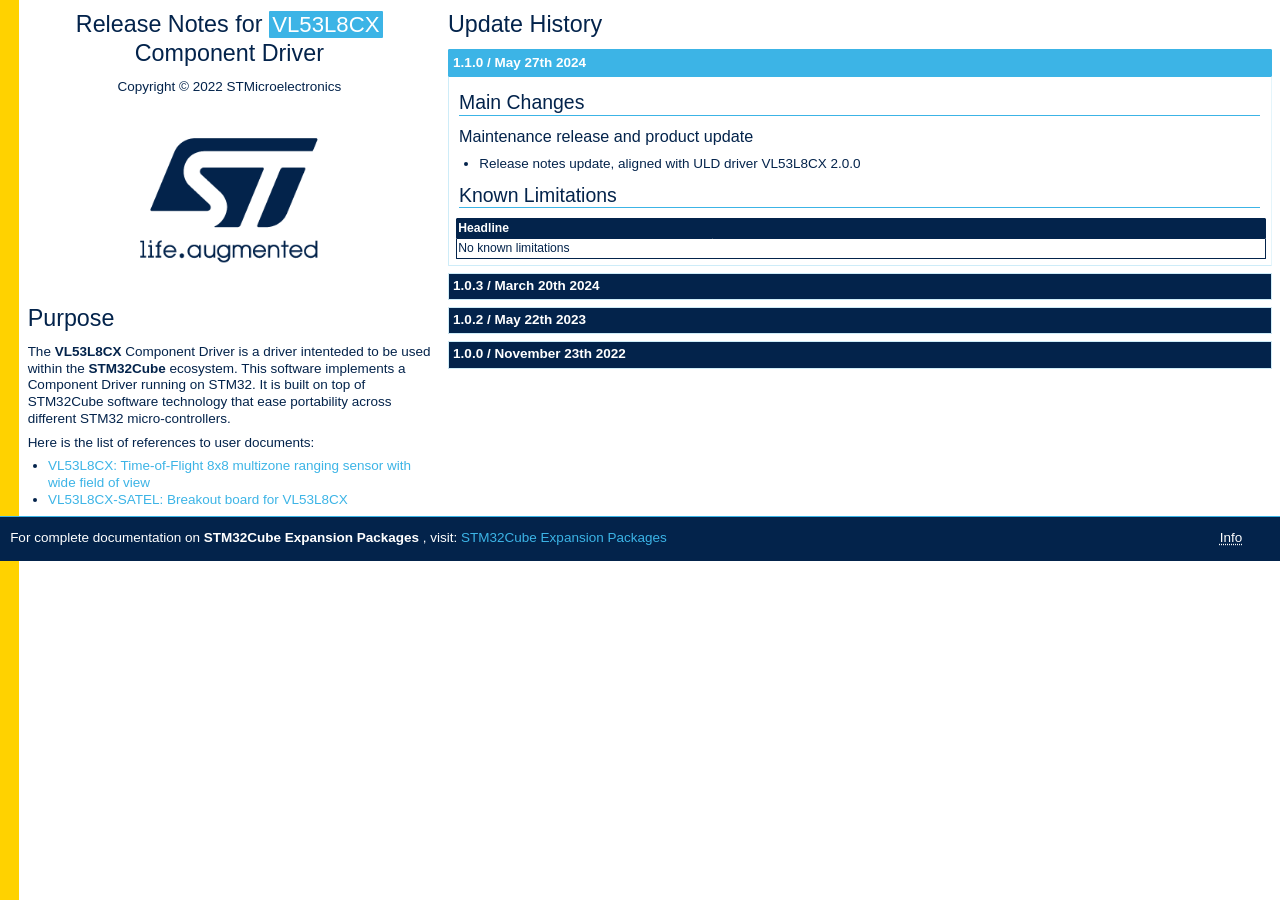
<file: Drivers/BSP/Components/vl53l8cx/Release_Notes.html>
<!DOCTYPE html>
<html xmlns="http://www.w3.org/1999/xhtml" lang="en" xml:lang="en">
<head>
  <meta charset="utf-8" />
  <meta name="generator" content="pandoc" />
  <meta name="viewport" content="width=device-width, initial-scale=1.0, user-scalable=yes" />
  <title>Release Notes for VL53L8CX Component Driver</title>
  <style type="text/css">
      code{white-space: pre-wrap;}
      span.smallcaps{font-variant: small-caps;}
      span.underline{text-decoration: underline;}
      div.column{display: inline-block; vertical-align: top; width: 50%;}
  </style>
  <style type="text/css">@charset "UTF-8";



:root {
--fore-color: #03234b;
--secondary-fore-color: #03234b;
--back-color: #ffffff;
--secondary-back-color: #ffffff;
--blockquote-color: #e6007e;
--pre-color: #e6007e;
--border-color: #3cb4e6;
--secondary-border-color: #3cb4e6;
--heading-ratio: 1.2;
--universal-margin: 0.5rem;
--universal-padding: 0.25rem;
--universal-border-radius: 0.075rem;
--background-margin: 1.5%;
--a-link-color: #3cb4e6;
--a-visited-color: #8c0078; }
html {
font-size: 13.5px; }
a, b, del, em, i, ins, q, span, strong, u {
font-size: 1em; }
html, * {
font-family: -apple-system, BlinkMacSystemFont, Helvetica, arial, sans-serif;
line-height: 1.25;
-webkit-text-size-adjust: 100%; }
* {
font-size: 1rem; }
body {
margin: 0;
color: var(--fore-color);
@background: var(--back-color);
background: var(--back-color) linear-gradient(#ffd200, #ffd200) repeat-y left top;
background-size: var(--background-margin);
}
details {
display: block; }
summary {
display: list-item; }
abbr[title] {
border-bottom: none;
text-decoration: underline dotted; }
input {
overflow: visible; }
img {
max-width: 100%;
height: auto; }
h1, h2, h3, h4, h5, h6 {
line-height: 1.25;
margin: calc(1.5 * var(--universal-margin)) var(--universal-margin);
font-weight: 400; }
h1 small, h2 small, h3 small, h4 small, h5 small, h6 small {
color: var(--secondary-fore-color);
display: block;
margin-top: -0.25rem; }
h1 {
font-size: calc(1rem * var(--heading-ratio) * var(--heading-ratio) * var(--heading-ratio)); }
h2 {
font-size: calc(1rem * var(--heading-ratio) * var(--heading-ratio) );
border-style: none none solid none ; border-width: thin;
border-color: var(--border-color); }
h3 {
font-size: calc(1rem * var(--heading-ratio) ); }
h4 {
font-size: calc(1rem * var(--heading-ratio)); }
h5 {
font-size: 1rem; }
h6 {
font-size: calc(1rem / var(--heading-ratio)); }
p {
margin: var(--universal-margin); }
ol, ul {
margin: var(--universal-margin);
padding-left: calc(3 * var(--universal-margin)); }
b, strong {
font-weight: 700; }
hr {
box-sizing: content-box;
border: 0;
line-height: 1.25em;
margin: var(--universal-margin);
height: 0.0714285714rem;
background: linear-gradient(to right, transparent, var(--border-color) 20%, var(--border-color) 80%, transparent); }
blockquote {
display: block;
position: relative;
font-style: italic;
color: var(--secondary-fore-color);
margin: var(--universal-margin);
padding: calc(3 * var(--universal-padding));
border: 0.0714285714rem solid var(--secondary-border-color);
border-left: 0.3rem solid var(--blockquote-color);
border-radius: 0 var(--universal-border-radius) var(--universal-border-radius) 0; }
blockquote:before {
position: absolute;
top: calc(0rem - var(--universal-padding));
left: 0;
font-family: sans-serif;
font-size: 2rem;
font-weight: 800;
content: "\201c";
color: var(--blockquote-color); }
blockquote[cite]:after {
font-style: normal;
font-size: 0.75em;
font-weight: 700;
content: "\a— " attr(cite);
white-space: pre; }
code, kbd, pre, samp {
font-family: Menlo, Consolas, monospace;
font-size: 0.85em; }
code {
background: var(--secondary-back-color);
border-radius: var(--universal-border-radius);
padding: calc(var(--universal-padding) / 4) calc(var(--universal-padding) / 2); }
kbd {
background: var(--fore-color);
color: var(--back-color);
border-radius: var(--universal-border-radius);
padding: calc(var(--universal-padding) / 4) calc(var(--universal-padding) / 2); }
pre {
overflow: auto;
background: var(--secondary-back-color);
padding: calc(1.5 * var(--universal-padding));
margin: var(--universal-margin);
border: 0.0714285714rem solid var(--secondary-border-color);
border-left: 0.2857142857rem solid var(--pre-color);
border-radius: 0 var(--universal-border-radius) var(--universal-border-radius) 0; }
sup, sub, code, kbd {
line-height: 0;
position: relative;
vertical-align: baseline; }
small, sup, sub, figcaption {
font-size: 0.75em; }
sup {
top: -0.5em; }
sub {
bottom: -0.25em; }
figure {
margin: var(--universal-margin); }
figcaption {
color: var(--secondary-fore-color); }
a {
text-decoration: none; }
a:link {
color: var(--a-link-color); }
a:visited {
color: var(--a-visited-color); }
a:hover, a:focus {
text-decoration: underline; }

.container {
margin: 0 auto;
padding: 0 calc(1.5 * var(--universal-padding)); }
.row {
box-sizing: border-box;
display: flex;
flex: 0 1 auto;
flex-flow: row wrap;
margin: 0 0 0 var(--background-margin); }
.col-sm,
[class^='col-sm-'],
[class^='col-sm-offset-'],
.row[class*='cols-sm-'] > * {
box-sizing: border-box;
flex: 0 0 auto;
padding: 0 calc(var(--universal-padding) / 2); }
.col-sm,
.row.cols-sm > * {
max-width: 100%;
flex-grow: 1;
flex-basis: 0; }
.col-sm-1,
.row.cols-sm-1 > * {
max-width: 8.3333333333%;
flex-basis: 8.3333333333%; }
.col-sm-offset-0 {
margin-left: 0; }
.col-sm-2,
.row.cols-sm-2 > * {
max-width: 16.6666666667%;
flex-basis: 16.6666666667%; }
.col-sm-offset-1 {
margin-left: 8.3333333333%; }
.col-sm-3,
.row.cols-sm-3 > * {
max-width: 25%;
flex-basis: 25%; }
.col-sm-offset-2 {
margin-left: 16.6666666667%; }
.col-sm-4,
.row.cols-sm-4 > * {
max-width: 33.3333333333%;
flex-basis: 33.3333333333%; }
.col-sm-offset-3 {
margin-left: 25%; }
.col-sm-5,
.row.cols-sm-5 > * {
max-width: 41.6666666667%;
flex-basis: 41.6666666667%; }
.col-sm-offset-4 {
margin-left: 33.3333333333%; }
.col-sm-6,
.row.cols-sm-6 > * {
max-width: 50%;
flex-basis: 50%; }
.col-sm-offset-5 {
margin-left: 41.6666666667%; }
.col-sm-7,
.row.cols-sm-7 > * {
max-width: 58.3333333333%;
flex-basis: 58.3333333333%; }
.col-sm-offset-6 {
margin-left: 50%; }
.col-sm-8,
.row.cols-sm-8 > * {
max-width: 66.6666666667%;
flex-basis: 66.6666666667%; }
.col-sm-offset-7 {
margin-left: 58.3333333333%; }
.col-sm-9,
.row.cols-sm-9 > * {
max-width: 75%;
flex-basis: 75%; }
.col-sm-offset-8 {
margin-left: 66.6666666667%; }
.col-sm-10,
.row.cols-sm-10 > * {
max-width: 83.3333333333%;
flex-basis: 83.3333333333%; }
.col-sm-offset-9 {
margin-left: 75%; }
.col-sm-11,
.row.cols-sm-11 > * {
max-width: 91.6666666667%;
flex-basis: 91.6666666667%; }
.col-sm-offset-10 {
margin-left: 83.3333333333%; }
.col-sm-12,
.row.cols-sm-12 > * {
max-width: 100%;
flex-basis: 100%; }
.col-sm-offset-11 {
margin-left: 91.6666666667%; }
.col-sm-normal {
order: initial; }
.col-sm-first {
order: -999; }
.col-sm-last {
order: 999; }
@media screen and (min-width: 500px) {
.col-md,
[class^='col-md-'],
[class^='col-md-offset-'],
.row[class*='cols-md-'] > * {
box-sizing: border-box;
flex: 0 0 auto;
padding: 0 calc(var(--universal-padding) / 2); }
.col-md,
.row.cols-md > * {
max-width: 100%;
flex-grow: 1;
flex-basis: 0; }
.col-md-1,
.row.cols-md-1 > * {
max-width: 8.3333333333%;
flex-basis: 8.3333333333%; }
.col-md-offset-0 {
margin-left: 0; }
.col-md-2,
.row.cols-md-2 > * {
max-width: 16.6666666667%;
flex-basis: 16.6666666667%; }
.col-md-offset-1 {
margin-left: 8.3333333333%; }
.col-md-3,
.row.cols-md-3 > * {
max-width: 25%;
flex-basis: 25%; }
.col-md-offset-2 {
margin-left: 16.6666666667%; }
.col-md-4,
.row.cols-md-4 > * {
max-width: 33.3333333333%;
flex-basis: 33.3333333333%; }
.col-md-offset-3 {
margin-left: 25%; }
.col-md-5,
.row.cols-md-5 > * {
max-width: 41.6666666667%;
flex-basis: 41.6666666667%; }
.col-md-offset-4 {
margin-left: 33.3333333333%; }
.col-md-6,
.row.cols-md-6 > * {
max-width: 50%;
flex-basis: 50%; }
.col-md-offset-5 {
margin-left: 41.6666666667%; }
.col-md-7,
.row.cols-md-7 > * {
max-width: 58.3333333333%;
flex-basis: 58.3333333333%; }
.col-md-offset-6 {
margin-left: 50%; }
.col-md-8,
.row.cols-md-8 > * {
max-width: 66.6666666667%;
flex-basis: 66.6666666667%; }
.col-md-offset-7 {
margin-left: 58.3333333333%; }
.col-md-9,
.row.cols-md-9 > * {
max-width: 75%;
flex-basis: 75%; }
.col-md-offset-8 {
margin-left: 66.6666666667%; }
.col-md-10,
.row.cols-md-10 > * {
max-width: 83.3333333333%;
flex-basis: 83.3333333333%; }
.col-md-offset-9 {
margin-left: 75%; }
.col-md-11,
.row.cols-md-11 > * {
max-width: 91.6666666667%;
flex-basis: 91.6666666667%; }
.col-md-offset-10 {
margin-left: 83.3333333333%; }
.col-md-12,
.row.cols-md-12 > * {
max-width: 100%;
flex-basis: 100%; }
.col-md-offset-11 {
margin-left: 91.6666666667%; }
.col-md-normal {
order: initial; }
.col-md-first {
order: -999; }
.col-md-last {
order: 999; } }
@media screen and (min-width: 1280px) {
.col-lg,
[class^='col-lg-'],
[class^='col-lg-offset-'],
.row[class*='cols-lg-'] > * {
box-sizing: border-box;
flex: 0 0 auto;
padding: 0 calc(var(--universal-padding) / 2); }
.col-lg,
.row.cols-lg > * {
max-width: 100%;
flex-grow: 1;
flex-basis: 0; }
.col-lg-1,
.row.cols-lg-1 > * {
max-width: 8.3333333333%;
flex-basis: 8.3333333333%; }
.col-lg-offset-0 {
margin-left: 0; }
.col-lg-2,
.row.cols-lg-2 > * {
max-width: 16.6666666667%;
flex-basis: 16.6666666667%; }
.col-lg-offset-1 {
margin-left: 8.3333333333%; }
.col-lg-3,
.row.cols-lg-3 > * {
max-width: 25%;
flex-basis: 25%; }
.col-lg-offset-2 {
margin-left: 16.6666666667%; }
.col-lg-4,
.row.cols-lg-4 > * {
max-width: 33.3333333333%;
flex-basis: 33.3333333333%; }
.col-lg-offset-3 {
margin-left: 25%; }
.col-lg-5,
.row.cols-lg-5 > * {
max-width: 41.6666666667%;
flex-basis: 41.6666666667%; }
.col-lg-offset-4 {
margin-left: 33.3333333333%; }
.col-lg-6,
.row.cols-lg-6 > * {
max-width: 50%;
flex-basis: 50%; }
.col-lg-offset-5 {
margin-left: 41.6666666667%; }
.col-lg-7,
.row.cols-lg-7 > * {
max-width: 58.3333333333%;
flex-basis: 58.3333333333%; }
.col-lg-offset-6 {
margin-left: 50%; }
.col-lg-8,
.row.cols-lg-8 > * {
max-width: 66.6666666667%;
flex-basis: 66.6666666667%; }
.col-lg-offset-7 {
margin-left: 58.3333333333%; }
.col-lg-9,
.row.cols-lg-9 > * {
max-width: 75%;
flex-basis: 75%; }
.col-lg-offset-8 {
margin-left: 66.6666666667%; }
.col-lg-10,
.row.cols-lg-10 > * {
max-width: 83.3333333333%;
flex-basis: 83.3333333333%; }
.col-lg-offset-9 {
margin-left: 75%; }
.col-lg-11,
.row.cols-lg-11 > * {
max-width: 91.6666666667%;
flex-basis: 91.6666666667%; }
.col-lg-offset-10 {
margin-left: 83.3333333333%; }
.col-lg-12,
.row.cols-lg-12 > * {
max-width: 100%;
flex-basis: 100%; }
.col-lg-offset-11 {
margin-left: 91.6666666667%; }
.col-lg-normal {
order: initial; }
.col-lg-first {
order: -999; }
.col-lg-last {
order: 999; } }

:root {
--card-back-color: #3cb4e6;
--card-fore-color: #03234b;
--card-border-color: #03234b; }
.card {
display: flex;
flex-direction: column;
justify-content: space-between;
align-self: center;
position: relative;
width: 100%;
background: var(--card-back-color);
color: var(--card-fore-color);
border: 0.0714285714rem solid var(--card-border-color);
border-radius: var(--universal-border-radius);
margin: var(--universal-margin);
overflow: hidden; }
@media screen and (min-width: 320px) {
.card {
max-width: 320px; } }
.card > .sectione {
background: var(--card-back-color);
color: var(--card-fore-color);
box-sizing: border-box;
margin: 0;
border: 0;
border-radius: 0;
border-bottom: 0.0714285714rem solid var(--card-border-color);
padding: var(--universal-padding);
width: 100%; }
.card > .sectione.media {
height: 200px;
padding: 0;
-o-object-fit: cover;
object-fit: cover; }
.card > .sectione:last-child {
border-bottom: 0; }

@media screen and (min-width: 240px) {
.card.small {
max-width: 240px; } }
@media screen and (min-width: 480px) {
.card.large {
max-width: 480px; } }
.card.fluid {
max-width: 100%;
width: auto; }
.card.warning {
--card-back-color: #e5b8b7;
--card-fore-color: #3b234b;
--card-border-color: #8c0078; }
.card.error {
--card-back-color: #464650;
--card-fore-color: #ffffff;
--card-border-color: #8c0078; }
.card > .sectione.dark {
--card-back-color: #3b234b;
--card-fore-color: #ffffff; }
.card > .sectione.double-padded {
padding: calc(1.5 * var(--universal-padding)); }


:root {
--form-back-color: #ffe97f;
--form-fore-color: #03234b;
--form-border-color: #3cb4e6;
--input-back-color: #ffffff;
--input-fore-color: #03234b;
--input-border-color: #3cb4e6;
--input-focus-color: #0288d1;
--input-invalid-color: #d32f2f;
--button-back-color: #e2e2e2;
--button-hover-back-color: #dcdcdc;
--button-fore-color: #212121;
--button-border-color: transparent;
--button-hover-border-color: transparent;
--button-group-border-color: rgba(124, 124, 124, 0.54); }
form {
background: var(--form-back-color);
color: var(--form-fore-color);
border: 0.0714285714rem solid var(--form-border-color);
border-radius: var(--universal-border-radius);
margin: var(--universal-margin);
padding: calc(2 * var(--universal-padding)) var(--universal-padding); }
fieldset {
border: 0.0714285714rem solid var(--form-border-color);
border-radius: var(--universal-border-radius);
margin: calc(var(--universal-margin) / 4);
padding: var(--universal-padding); }
legend {
box-sizing: border-box;
display: table;
max-width: 100%;
white-space: normal;
font-weight: 500;
padding: calc(var(--universal-padding) / 2); }
label {
padding: calc(var(--universal-padding) / 2) var(--universal-padding); }
.input-group {
display: inline-block; }
.input-group.fluid {
display: flex;
align-items: center;
justify-content: center; }
.input-group.fluid > input {
max-width: 100%;
flex-grow: 1;
flex-basis: 0px; }
@media screen and (max-width: 499px) {
.input-group.fluid {
align-items: stretch;
flex-direction: column; } }
.input-group.vertical {
display: flex;
align-items: stretch;
flex-direction: column; }
.input-group.vertical > input {
max-width: 100%;
flex-grow: 1;
flex-basis: 0px; }
[type="number"]::-webkit-inner-spin-button, [type="number"]::-webkit-outer-spin-button {
height: auto; }
[type="search"] {
-webkit-appearance: textfield;
outline-offset: -2px; }
[type="search"]::-webkit-search-cancel-button,
[type="search"]::-webkit-search-decoration {
-webkit-appearance: none; }
input:not([type]), [type="text"], [type="email"], [type="number"], [type="search"],
[type="password"], [type="url"], [type="tel"], [type="checkbox"], [type="radio"], textarea, select {
box-sizing: border-box;
background: var(--input-back-color);
color: var(--input-fore-color);
border: 0.0714285714rem solid var(--input-border-color);
border-radius: var(--universal-border-radius);
margin: calc(var(--universal-margin) / 2);
padding: var(--universal-padding) calc(1.5 * var(--universal-padding)); }
input:not([type="button"]):not([type="submit"]):not([type="reset"]):hover, input:not([type="button"]):not([type="submit"]):not([type="reset"]):focus, textarea:hover, textarea:focus, select:hover, select:focus {
border-color: var(--input-focus-color);
box-shadow: none; }
input:not([type="button"]):not([type="submit"]):not([type="reset"]):invalid, input:not([type="button"]):not([type="submit"]):not([type="reset"]):focus:invalid, textarea:invalid, textarea:focus:invalid, select:invalid, select:focus:invalid {
border-color: var(--input-invalid-color);
box-shadow: none; }
input:not([type="button"]):not([type="submit"]):not([type="reset"])[readonly], textarea[readonly], select[readonly] {
background: var(--secondary-back-color); }
select {
max-width: 100%; }
option {
overflow: hidden;
text-overflow: ellipsis; }
[type="checkbox"], [type="radio"] {
-webkit-appearance: none;
-moz-appearance: none;
appearance: none;
position: relative;
height: calc(1rem + var(--universal-padding) / 2);
width: calc(1rem + var(--universal-padding) / 2);
vertical-align: text-bottom;
padding: 0;
flex-basis: calc(1rem + var(--universal-padding) / 2) !important;
flex-grow: 0 !important; }
[type="checkbox"]:checked:before, [type="radio"]:checked:before {
position: absolute; }
[type="checkbox"]:checked:before {
content: '\2713';
font-family: sans-serif;
font-size: calc(1rem + var(--universal-padding) / 2);
top: calc(0rem - var(--universal-padding));
left: calc(var(--universal-padding) / 4); }
[type="radio"] {
border-radius: 100%; }
[type="radio"]:checked:before {
border-radius: 100%;
content: '';
top: calc(0.0714285714rem + var(--universal-padding) / 2);
left: calc(0.0714285714rem + var(--universal-padding) / 2);
background: var(--input-fore-color);
width: 0.5rem;
height: 0.5rem; }
:placeholder-shown {
color: var(--input-fore-color); }
::-ms-placeholder {
color: var(--input-fore-color);
opacity: 0.54; }
button::-moz-focus-inner, [type="button"]::-moz-focus-inner, [type="reset"]::-moz-focus-inner, [type="submit"]::-moz-focus-inner {
border-style: none;
padding: 0; }
button, html [type="button"], [type="reset"], [type="submit"] {
-webkit-appearance: button; }
button {
overflow: visible;
text-transform: none; }
button, [type="button"], [type="submit"], [type="reset"],
a.button, label.button, .button,
a[role="button"], label[role="button"], [role="button"] {
display: inline-block;
background: var(--button-back-color);
color: var(--button-fore-color);
border: 0.0714285714rem solid var(--button-border-color);
border-radius: var(--universal-border-radius);
padding: var(--universal-padding) calc(1.5 * var(--universal-padding));
margin: var(--universal-margin);
text-decoration: none;
cursor: pointer;
transition: background 0.3s; }
button:hover, button:focus, [type="button"]:hover, [type="button"]:focus, [type="submit"]:hover, [type="submit"]:focus, [type="reset"]:hover, [type="reset"]:focus,
a.button:hover,
a.button:focus, label.button:hover, label.button:focus, .button:hover, .button:focus,
a[role="button"]:hover,
a[role="button"]:focus, label[role="button"]:hover, label[role="button"]:focus, [role="button"]:hover, [role="button"]:focus {
background: var(--button-hover-back-color);
border-color: var(--button-hover-border-color); }
input:disabled, input[disabled], textarea:disabled, textarea[disabled], select:disabled, select[disabled], button:disabled, button[disabled], .button:disabled, .button[disabled], [role="button"]:disabled, [role="button"][disabled] {
cursor: not-allowed;
opacity: 0.75; }
.button-group {
display: flex;
border: 0.0714285714rem solid var(--button-group-border-color);
border-radius: var(--universal-border-radius);
margin: var(--universal-margin); }
.button-group > button, .button-group [type="button"], .button-group > [type="submit"], .button-group > [type="reset"], .button-group > .button, .button-group > [role="button"] {
margin: 0;
max-width: 100%;
flex: 1 1 auto;
text-align: center;
border: 0;
border-radius: 0;
box-shadow: none; }
.button-group > :not(:first-child) {
border-left: 0.0714285714rem solid var(--button-group-border-color); }
@media screen and (max-width: 499px) {
.button-group {
flex-direction: column; }
.button-group > :not(:first-child) {
border: 0;
border-top: 0.0714285714rem solid var(--button-group-border-color); } }

button.primary, [type="button"].primary, [type="submit"].primary, [type="reset"].primary, .button.primary, [role="button"].primary {
--button-back-color: #1976d2;
--button-fore-color: #f8f8f8; }
button.primary:hover, button.primary:focus, [type="button"].primary:hover, [type="button"].primary:focus, [type="submit"].primary:hover, [type="submit"].primary:focus, [type="reset"].primary:hover, [type="reset"].primary:focus, .button.primary:hover, .button.primary:focus, [role="button"].primary:hover, [role="button"].primary:focus {
--button-hover-back-color: #1565c0; }
button.secondary, [type="button"].secondary, [type="submit"].secondary, [type="reset"].secondary, .button.secondary, [role="button"].secondary {
--button-back-color: #d32f2f;
--button-fore-color: #f8f8f8; }
button.secondary:hover, button.secondary:focus, [type="button"].secondary:hover, [type="button"].secondary:focus, [type="submit"].secondary:hover, [type="submit"].secondary:focus, [type="reset"].secondary:hover, [type="reset"].secondary:focus, .button.secondary:hover, .button.secondary:focus, [role="button"].secondary:hover, [role="button"].secondary:focus {
--button-hover-back-color: #c62828; }
button.tertiary, [type="button"].tertiary, [type="submit"].tertiary, [type="reset"].tertiary, .button.tertiary, [role="button"].tertiary {
--button-back-color: #308732;
--button-fore-color: #f8f8f8; }
button.tertiary:hover, button.tertiary:focus, [type="button"].tertiary:hover, [type="button"].tertiary:focus, [type="submit"].tertiary:hover, [type="submit"].tertiary:focus, [type="reset"].tertiary:hover, [type="reset"].tertiary:focus, .button.tertiary:hover, .button.tertiary:focus, [role="button"].tertiary:hover, [role="button"].tertiary:focus {
--button-hover-back-color: #277529; }
button.inverse, [type="button"].inverse, [type="submit"].inverse, [type="reset"].inverse, .button.inverse, [role="button"].inverse {
--button-back-color: #212121;
--button-fore-color: #f8f8f8; }
button.inverse:hover, button.inverse:focus, [type="button"].inverse:hover, [type="button"].inverse:focus, [type="submit"].inverse:hover, [type="submit"].inverse:focus, [type="reset"].inverse:hover, [type="reset"].inverse:focus, .button.inverse:hover, .button.inverse:focus, [role="button"].inverse:hover, [role="button"].inverse:focus {
--button-hover-back-color: #111; }
button.small, [type="button"].small, [type="submit"].small, [type="reset"].small, .button.small, [role="button"].small {
padding: calc(0.5 * var(--universal-padding)) calc(0.75 * var(--universal-padding));
margin: var(--universal-margin); }
button.large, [type="button"].large, [type="submit"].large, [type="reset"].large, .button.large, [role="button"].large {
padding: calc(1.5 * var(--universal-padding)) calc(2 * var(--universal-padding));
margin: var(--universal-margin); }


:root {
--header-back-color: #03234b;
--header-hover-back-color: #ffd200;
--header-fore-color: #ffffff;
--header-border-color: #3cb4e6;
--nav-back-color: #ffffff;
--nav-hover-back-color: #ffe97f;
--nav-fore-color: #e6007e;
--nav-border-color: #3cb4e6;
--nav-link-color: #3cb4e6;
--footer-fore-color: #ffffff;
--footer-back-color: #03234b;
--footer-border-color: #3cb4e6;
--footer-link-color: #3cb4e6;
--drawer-back-color: #ffffff;
--drawer-hover-back-color: #ffe97f;
--drawer-border-color: #3cb4e6;
--drawer-close-color: #e6007e; }
header {
height: 2.75rem;
background: var(--header-back-color);
color: var(--header-fore-color);
border-bottom: 0.0714285714rem solid var(--header-border-color);
padding: calc(var(--universal-padding) / 4) 0;
white-space: nowrap;
overflow-x: auto;
overflow-y: hidden; }
header.row {
box-sizing: content-box; }
header .logo {
color: var(--header-fore-color);
font-size: 1.75rem;
padding: var(--universal-padding) calc(2 * var(--universal-padding));
text-decoration: none; }
header button, header [type="button"], header .button, header [role="button"] {
box-sizing: border-box;
position: relative;
top: calc(0rem - var(--universal-padding) / 4);
height: calc(3.1875rem + var(--universal-padding) / 2);
background: var(--header-back-color);
line-height: calc(3.1875rem - var(--universal-padding) * 1.5);
text-align: center;
color: var(--header-fore-color);
border: 0;
border-radius: 0;
margin: 0;
text-transform: uppercase; }
header button:hover, header button:focus, header [type="button"]:hover, header [type="button"]:focus, header .button:hover, header .button:focus, header [role="button"]:hover, header [role="button"]:focus {
background: var(--header-hover-back-color); }
nav {
background: var(--nav-back-color);
color: var(--nav-fore-color);
border: 0.0714285714rem solid var(--nav-border-color);
border-radius: var(--universal-border-radius);
margin: var(--universal-margin); }
nav * {
padding: var(--universal-padding) calc(1.5 * var(--universal-padding)); }
nav a, nav a:visited {
display: block;
color: var(--nav-link-color);
border-radius: var(--universal-border-radius);
transition: background 0.3s; }
nav a:hover, nav a:focus, nav a:visited:hover, nav a:visited:focus {
text-decoration: none;
background: var(--nav-hover-back-color); }
nav .sublink-1 {
position: relative;
margin-left: calc(2 * var(--universal-padding)); }
nav .sublink-1:before {
position: absolute;
left: calc(var(--universal-padding) - 1 * var(--universal-padding));
top: -0.0714285714rem;
content: '';
height: 100%;
border: 0.0714285714rem solid var(--nav-border-color);
border-left: 0; }
nav .sublink-2 {
position: relative;
margin-left: calc(4 * var(--universal-padding)); }
nav .sublink-2:before {
position: absolute;
left: calc(var(--universal-padding) - 3 * var(--universal-padding));
top: -0.0714285714rem;
content: '';
height: 100%;
border: 0.0714285714rem solid var(--nav-border-color);
border-left: 0; }
footer {
background: var(--footer-back-color);
color: var(--footer-fore-color);
border-top: 0.0714285714rem solid var(--footer-border-color);
padding: calc(2 * var(--universal-padding)) var(--universal-padding);
font-size: 0.875rem; }
footer a, footer a:visited {
color: var(--footer-link-color); }
header.sticky {
position: -webkit-sticky;
position: sticky;
z-index: 1101;
top: 0; }
footer.sticky {
position: -webkit-sticky;
position: sticky;
z-index: 1101;
bottom: 0; }
.drawer-toggle:before {
display: inline-block;
position: relative;
vertical-align: bottom;
content: '\00a0\2261\00a0';
font-family: sans-serif;
font-size: 1.5em; }
@media screen and (min-width: 500px) {
.drawer-toggle:not(.persistent) {
display: none; } }
[type="checkbox"].drawer {
height: 1px;
width: 1px;
margin: -1px;
overflow: hidden;
position: absolute;
clip: rect(0 0 0 0);
-webkit-clip-path: inset(100%);
clip-path: inset(100%); }
[type="checkbox"].drawer + * {
display: block;
box-sizing: border-box;
position: fixed;
top: 0;
width: 320px;
height: 100vh;
overflow-y: auto;
background: var(--drawer-back-color);
border: 0.0714285714rem solid var(--drawer-border-color);
border-radius: 0;
margin: 0;
z-index: 1110;
right: -320px;
transition: right 0.3s; }
[type="checkbox"].drawer + * .drawer-close {
position: absolute;
top: var(--universal-margin);
right: var(--universal-margin);
z-index: 1111;
width: 2rem;
height: 2rem;
border-radius: var(--universal-border-radius);
padding: var(--universal-padding);
margin: 0;
cursor: pointer;
transition: background 0.3s; }
[type="checkbox"].drawer + * .drawer-close:before {
display: block;
content: '\00D7';
color: var(--drawer-close-color);
position: relative;
font-family: sans-serif;
font-size: 2rem;
line-height: 1;
text-align: center; }
[type="checkbox"].drawer + * .drawer-close:hover, [type="checkbox"].drawer + * .drawer-close:focus {
background: var(--drawer-hover-back-color); }
@media screen and (max-width: 320px) {
[type="checkbox"].drawer + * {
width: 100%; } }
[type="checkbox"].drawer:checked + * {
right: 0; }
@media screen and (min-width: 500px) {
[type="checkbox"].drawer:not(.persistent) + * {
position: static;
height: 100%;
z-index: 1100; }
[type="checkbox"].drawer:not(.persistent) + * .drawer-close {
display: none; } }


:root {
--table-border-color: #03234b;
--table-border-separator-color: #03234b;
--table-head-back-color: #03234b;
--table-head-fore-color: #ffffff;
--table-body-back-color: #ffffff;
--table-body-fore-color: #03234b;
--table-body-alt-back-color: #f4f4f4; }
table {
border-collapse: separate;
border-spacing: 0;
margin: 0;
display: flex;
flex: 0 1 auto;
flex-flow: row wrap;
padding: var(--universal-padding);
padding-top: 0; }
table caption {
font-size: 1rem;
margin: calc(2 * var(--universal-margin)) 0;
max-width: 100%;
flex: 0 0 100%; }
table thead, table tbody {
display: flex;
flex-flow: row wrap;
border: 0.0714285714rem solid var(--table-border-color); }
table thead {
z-index: 999;
border-radius: var(--universal-border-radius) var(--universal-border-radius) 0 0;
border-bottom: 0.0714285714rem solid var(--table-border-separator-color); }
table tbody {
border-top: 0;
margin-top: calc(0 - var(--universal-margin));
border-radius: 0 0 var(--universal-border-radius) var(--universal-border-radius); }
table tr {
display: flex;
padding: 0; }
table th, table td {
padding: calc(0.5 * var(--universal-padding));
font-size: 0.9rem; }
table th {
text-align: left;
background: var(--table-head-back-color);
color: var(--table-head-fore-color); }
table td {
background: var(--table-body-back-color);
color: var(--table-body-fore-color);
border-top: 0.0714285714rem solid var(--table-border-color); }
table:not(.horizontal) {
overflow: auto;
max-height: 100%; }
table:not(.horizontal) thead, table:not(.horizontal) tbody {
max-width: 100%;
flex: 0 0 100%; }
table:not(.horizontal) tr {
flex-flow: row wrap;
flex: 0 0 100%; }
table:not(.horizontal) th, table:not(.horizontal) td {
flex: 1 0 0%;
overflow: hidden;
text-overflow: ellipsis; }
table:not(.horizontal) thead {
position: sticky;
top: 0; }
table:not(.horizontal) tbody tr:first-child td {
border-top: 0; }
table.horizontal {
border: 0; }
table.horizontal thead, table.horizontal tbody {
border: 0;
flex: .2 0 0;
flex-flow: row nowrap; }
table.horizontal tbody {
overflow: auto;
justify-content: space-between;
flex: .8 0 0;
margin-left: 0;
padding-bottom: calc(var(--universal-padding) / 4); }
table.horizontal tr {
flex-direction: column;
flex: 1 0 auto; }
table.horizontal th, table.horizontal td {
width: auto;
border: 0;
border-bottom: 0.0714285714rem solid var(--table-border-color); }
table.horizontal th:not(:first-child), table.horizontal td:not(:first-child) {
border-top: 0; }
table.horizontal th {
text-align: right;
border-left: 0.0714285714rem solid var(--table-border-color);
border-right: 0.0714285714rem solid var(--table-border-separator-color); }
table.horizontal thead tr:first-child {
padding-left: 0; }
table.horizontal th:first-child, table.horizontal td:first-child {
border-top: 0.0714285714rem solid var(--table-border-color); }
table.horizontal tbody tr:last-child td {
border-right: 0.0714285714rem solid var(--table-border-color); }
table.horizontal tbody tr:last-child td:first-child {
border-top-right-radius: 0.25rem; }
table.horizontal tbody tr:last-child td:last-child {
border-bottom-right-radius: 0.25rem; }
table.horizontal thead tr:first-child th:first-child {
border-top-left-radius: 0.25rem; }
table.horizontal thead tr:first-child th:last-child {
border-bottom-left-radius: 0.25rem; }
@media screen and (max-width: 499px) {
table, table.horizontal {
border-collapse: collapse;
border: 0;
width: 100%;
display: table; }
table thead, table th, table.horizontal thead, table.horizontal th {
border: 0;
height: 1px;
width: 1px;
margin: -1px;
overflow: hidden;
padding: 0;
position: absolute;
clip: rect(0 0 0 0);
-webkit-clip-path: inset(100%);
clip-path: inset(100%); }
table tbody, table.horizontal tbody {
border: 0;
display: table-row-group; }
table tr, table.horizontal tr {
display: block;
border: 0.0714285714rem solid var(--table-border-color);
border-radius: var(--universal-border-radius);
background: #ffffff;
padding: var(--universal-padding);
margin: var(--universal-margin);
margin-bottom: calc(1 * var(--universal-margin)); }
table th, table td, table.horizontal th, table.horizontal td {
width: auto; }
table td, table.horizontal td {
display: block;
border: 0;
text-align: right; }
table td:before, table.horizontal td:before {
content: attr(data-label);
float: left;
font-weight: 600; }
table th:first-child, table td:first-child, table.horizontal th:first-child, table.horizontal td:first-child {
border-top: 0; }
table tbody tr:last-child td, table.horizontal tbody tr:last-child td {
border-right: 0; } }
table tr:nth-of-type(2n) > td {
background: var(--table-body-alt-back-color); }
@media screen and (max-width: 500px) {
table tr:nth-of-type(2n) {
background: var(--table-body-alt-back-color); } }
:root {
--table-body-hover-back-color: #90caf9; }
table.hoverable tr:hover, table.hoverable tr:hover > td, table.hoverable tr:focus, table.hoverable tr:focus > td {
background: var(--table-body-hover-back-color); }
@media screen and (max-width: 500px) {
table.hoverable tr:hover, table.hoverable tr:hover > td, table.hoverable tr:focus, table.hoverable tr:focus > td {
background: var(--table-body-hover-back-color); } }


:root {
--mark-back-color: #3cb4e6;
--mark-fore-color: #ffffff; }
mark {
background: var(--mark-back-color);
color: var(--mark-fore-color);
font-size: 0.95em;
line-height: 1em;
border-radius: var(--universal-border-radius);
padding: calc(var(--universal-padding) / 4) var(--universal-padding); }
mark.inline-block {
display: inline-block;
font-size: 1em;
line-height: 1.4;
padding: calc(var(--universal-padding) / 2) var(--universal-padding); }
:root {
--toast-back-color: #424242;
--toast-fore-color: #fafafa; }
.toast {
position: fixed;
bottom: calc(var(--universal-margin) * 3);
left: 50%;
transform: translate(-50%, -50%);
z-index: 1111;
color: var(--toast-fore-color);
background: var(--toast-back-color);
border-radius: calc(var(--universal-border-radius) * 16);
padding: var(--universal-padding) calc(var(--universal-padding) * 3); }
:root {
--tooltip-back-color: #212121;
--tooltip-fore-color: #fafafa; }
.tooltip {
position: relative;
display: inline-block; }
.tooltip:before, .tooltip:after {
position: absolute;
opacity: 0;
clip: rect(0 0 0 0);
-webkit-clip-path: inset(100%);
clip-path: inset(100%);
transition: all 0.3s;
z-index: 1010;
left: 50%; }
.tooltip:not(.bottom):before, .tooltip:not(.bottom):after {
bottom: 75%; }
.tooltip.bottom:before, .tooltip.bottom:after {
top: 75%; }
.tooltip:hover:before, .tooltip:hover:after, .tooltip:focus:before, .tooltip:focus:after {
opacity: 1;
clip: auto;
-webkit-clip-path: inset(0%);
clip-path: inset(0%); }
.tooltip:before {
content: '';
background: transparent;
border: var(--universal-margin) solid transparent;
left: calc(50% - var(--universal-margin)); }
.tooltip:not(.bottom):before {
border-top-color: #212121; }
.tooltip.bottom:before {
border-bottom-color: #212121; }
.tooltip:after {
content: attr(aria-label);
color: var(--tooltip-fore-color);
background: var(--tooltip-back-color);
border-radius: var(--universal-border-radius);
padding: var(--universal-padding);
white-space: nowrap;
transform: translateX(-50%); }
.tooltip:not(.bottom):after {
margin-bottom: calc(2 * var(--universal-margin)); }
.tooltip.bottom:after {
margin-top: calc(2 * var(--universal-margin)); }
:root {
--modal-overlay-color: rgba(0, 0, 0, 0.45);
--modal-close-color: #e6007e;
--modal-close-hover-color: #ffe97f; }
[type="checkbox"].modal {
height: 1px;
width: 1px;
margin: -1px;
overflow: hidden;
position: absolute;
clip: rect(0 0 0 0);
-webkit-clip-path: inset(100%);
clip-path: inset(100%); }
[type="checkbox"].modal + div {
position: fixed;
top: 0;
left: 0;
display: none;
width: 100vw;
height: 100vh;
background: var(--modal-overlay-color); }
[type="checkbox"].modal + div .card {
margin: 0 auto;
max-height: 50vh;
overflow: auto; }
[type="checkbox"].modal + div .card .modal-close {
position: absolute;
top: 0;
right: 0;
width: 1.75rem;
height: 1.75rem;
border-radius: var(--universal-border-radius);
padding: var(--universal-padding);
margin: 0;
cursor: pointer;
transition: background 0.3s; }
[type="checkbox"].modal + div .card .modal-close:before {
display: block;
content: '\00D7';
color: var(--modal-close-color);
position: relative;
font-family: sans-serif;
font-size: 1.75rem;
line-height: 1;
text-align: center; }
[type="checkbox"].modal + div .card .modal-close:hover, [type="checkbox"].modal + div .card .modal-close:focus {
background: var(--modal-close-hover-color); }
[type="checkbox"].modal:checked + div {
display: flex;
flex: 0 1 auto;
z-index: 1200; }
[type="checkbox"].modal:checked + div .card .modal-close {
z-index: 1211; }
:root {
--collapse-label-back-color: #03234b;
--collapse-label-fore-color: #ffffff;
--collapse-label-hover-back-color: #3cb4e6;
--collapse-selected-label-back-color: #3cb4e6;
--collapse-border-color: var(--collapse-label-back-color);
--collapse-selected-border-color: #ceecf8;
--collapse-content-back-color: #ffffff;
--collapse-selected-label-border-color: #3cb4e6; }
.collapse {
width: calc(100% - 2 * var(--universal-margin));
opacity: 1;
display: flex;
flex-direction: column;
margin: var(--universal-margin);
border-radius: var(--universal-border-radius); }
.collapse > [type="radio"], .collapse > [type="checkbox"] {
height: 1px;
width: 1px;
margin: -1px;
overflow: hidden;
position: absolute;
clip: rect(0 0 0 0);
-webkit-clip-path: inset(100%);
clip-path: inset(100%); }
.collapse > label {
flex-grow: 1;
display: inline-block;
height: 1.25rem;
cursor: pointer;
transition: background 0.2s;
color: var(--collapse-label-fore-color);
background: var(--collapse-label-back-color);
border: 0.0714285714rem solid var(--collapse-selected-border-color);
padding: calc(1.25 * var(--universal-padding)); }
.collapse > label:hover, .collapse > label:focus {
background: var(--collapse-label-hover-back-color); }
.collapse > label + div {
flex-basis: auto;
height: 1px;
width: 1px;
margin: -1px;
overflow: hidden;
position: absolute;
clip: rect(0 0 0 0);
-webkit-clip-path: inset(100%);
clip-path: inset(100%);
transition: max-height 0.3s;
max-height: 1px; }
.collapse > :checked + label {
background: var(--collapse-selected-label-back-color);
border-color: var(--collapse-selected-label-border-color); }
.collapse > :checked + label + div {
box-sizing: border-box;
position: relative;
width: 100%;
height: auto;
overflow: auto;
margin: 0;
background: var(--collapse-content-back-color);
border: 0.0714285714rem solid var(--collapse-selected-border-color);
border-top: 0;
padding: var(--universal-padding);
clip: auto;
-webkit-clip-path: inset(0%);
clip-path: inset(0%);
max-height: 100%; }
.collapse > label:not(:first-of-type) {
border-top: 0; }
.collapse > label:first-of-type {
border-radius: var(--universal-border-radius) var(--universal-border-radius) 0 0; }
.collapse > label:last-of-type:not(:first-of-type) {
border-radius: 0 0 var(--universal-border-radius) var(--universal-border-radius); }
.collapse > label:last-of-type:first-of-type {
border-radius: var(--universal-border-radius); }
.collapse > :checked:last-of-type:not(:first-of-type) + label {
border-radius: 0; }
.collapse > :checked:last-of-type + label + div {
border-radius: 0 0 var(--universal-border-radius) var(--universal-border-radius); }

mark.tertiary {
--mark-back-color: #3cb4e6; }
mark.tag {
padding: calc(var(--universal-padding)/2) var(--universal-padding);
border-radius: 1em; }


:root {
--progress-back-color: #3cb4e6;
--progress-fore-color: #555; }
progress {
display: block;
vertical-align: baseline;
-webkit-appearance: none;
-moz-appearance: none;
appearance: none;
height: 0.75rem;
width: calc(100% - 2 * var(--universal-margin));
margin: var(--universal-margin);
border: 0;
border-radius: calc(2 * var(--universal-border-radius));
background: var(--progress-back-color);
color: var(--progress-fore-color); }
progress::-webkit-progress-value {
background: var(--progress-fore-color);
border-top-left-radius: calc(2 * var(--universal-border-radius));
border-bottom-left-radius: calc(2 * var(--universal-border-radius)); }
progress::-webkit-progress-bar {
background: var(--progress-back-color); }
progress::-moz-progress-bar {
background: var(--progress-fore-color);
border-top-left-radius: calc(2 * var(--universal-border-radius));
border-bottom-left-radius: calc(2 * var(--universal-border-radius)); }
progress[value="1000"]::-webkit-progress-value {
border-radius: calc(2 * var(--universal-border-radius)); }
progress[value="1000"]::-moz-progress-bar {
border-radius: calc(2 * var(--universal-border-radius)); }
progress.inline {
display: inline-block;
vertical-align: middle;
width: 60%; }
:root {
--spinner-back-color: #ddd;
--spinner-fore-color: #555; }
@keyframes spinner-donut-anim {
0% {
transform: rotate(0deg); }
100% {
transform: rotate(360deg); } }
.spinner {
display: inline-block;
margin: var(--universal-margin);
border: 0.25rem solid var(--spinner-back-color);
border-left: 0.25rem solid var(--spinner-fore-color);
border-radius: 50%;
width: 1.25rem;
height: 1.25rem;
animation: spinner-donut-anim 1.2s linear infinite; }

progress.primary {
--progress-fore-color: #1976d2; }
progress.secondary {
--progress-fore-color: #d32f2f; }
progress.tertiary {
--progress-fore-color: #308732; }
.spinner.primary {
--spinner-fore-color: #1976d2; }
.spinner.secondary {
--spinner-fore-color: #d32f2f; }
.spinner.tertiary {
--spinner-fore-color: #308732; }

span[class^='icon-'] {
display: inline-block;
height: 1em;
width: 1em;
vertical-align: -0.125em;
background-size: contain;
margin: 0 calc(var(--universal-margin) / 4); }
span[class^='icon-'].secondary {
-webkit-filter: invert(25%);
filter: invert(25%); }
span[class^='icon-'].inverse {
-webkit-filter: invert(100%);
filter: invert(100%); }
span.icon-alert {
background-image: url("data:image/svg+xml,%3Csvg xmlns='http://www.w3.org/2000/svg' width='24' height='24' viewBox='0 0 24 24' fill='none' stroke='%2303234b' stroke-width='2' stroke-linecap='round' stroke-linejoin='round'%3E%3Ccircle cx='12' cy='12' r='10'%3E%3C/circle%3E%3Cline x1='12' y1='8' x2='12' y2='12'%3E%3C/line%3E%3Cline x1='12' y1='16' x2='12' y2='16'%3E%3C/line%3E%3C/svg%3E"); }
span.icon-bookmark {
background-image: url("data:image/svg+xml,%3Csvg xmlns='http://www.w3.org/2000/svg' width='24' height='24' viewBox='0 0 24 24' fill='none' stroke='%2303234b' stroke-width='2' stroke-linecap='round' stroke-linejoin='round'%3E%3Cpath d='M19 21l-7-5-7 5V5a2 2 0 0 1 2-2h10a2 2 0 0 1 2 2z'%3E%3C/path%3E%3C/svg%3E"); }
span.icon-calendar {
background-image: url("data:image/svg+xml,%3Csvg xmlns='http://www.w3.org/2000/svg' width='24' height='24' viewBox='0 0 24 24' fill='none' stroke='%2303234b' stroke-width='2' stroke-linecap='round' stroke-linejoin='round'%3E%3Crect x='3' y='4' width='18' height='18' rx='2' ry='2'%3E%3C/rect%3E%3Cline x1='16' y1='2' x2='16' y2='6'%3E%3C/line%3E%3Cline x1='8' y1='2' x2='8' y2='6'%3E%3C/line%3E%3Cline x1='3' y1='10' x2='21' y2='10'%3E%3C/line%3E%3C/svg%3E"); }
span.icon-credit {
background-image: url("data:image/svg+xml,%3Csvg xmlns='http://www.w3.org/2000/svg' width='24' height='24' viewBox='0 0 24 24' fill='none' stroke='%2303234b' stroke-width='2' stroke-linecap='round' stroke-linejoin='round'%3E%3Crect x='1' y='4' width='22' height='16' rx='2' ry='2'%3E%3C/rect%3E%3Cline x1='1' y1='10' x2='23' y2='10'%3E%3C/line%3E%3C/svg%3E"); }
span.icon-edit {
background-image: url("data:image/svg+xml,%3Csvg xmlns='http://www.w3.org/2000/svg' width='24' height='24' viewBox='0 0 24 24' fill='none' stroke='%2303234b' stroke-width='2' stroke-linecap='round' stroke-linejoin='round'%3E%3Cpath d='M20 14.66V20a2 2 0 0 1-2 2H4a2 2 0 0 1-2-2V6a2 2 0 0 1 2-2h5.34'%3E%3C/path%3E%3Cpolygon points='18 2 22 6 12 16 8 16 8 12 18 2'%3E%3C/polygon%3E%3C/svg%3E"); }
span.icon-link {
background-image: url("data:image/svg+xml,%3Csvg xmlns='http://www.w3.org/2000/svg' width='24' height='24' viewBox='0 0 24 24' fill='none' stroke='%2303234b' stroke-width='2' stroke-linecap='round' stroke-linejoin='round'%3E%3Cpath d='M18 13v6a2 2 0 0 1-2 2H5a2 2 0 0 1-2-2V8a2 2 0 0 1 2-2h6'%3E%3C/path%3E%3Cpolyline points='15 3 21 3 21 9'%3E%3C/polyline%3E%3Cline x1='10' y1='14' x2='21' y2='3'%3E%3C/line%3E%3C/svg%3E"); }
span.icon-help {
background-image: url("data:image/svg+xml,%3Csvg xmlns='http://www.w3.org/2000/svg' width='24' height='24' viewBox='0 0 24 24' fill='none' stroke='%2303234b' stroke-width='2' stroke-linecap='round' stroke-linejoin='round'%3E%3Cpath d='M9.09 9a3 3 0 0 1 5.83 1c0 2-3 3-3 3'%3E%3C/path%3E%3Ccircle cx='12' cy='12' r='10'%3E%3C/circle%3E%3Cline x1='12' y1='17' x2='12' y2='17'%3E%3C/line%3E%3C/svg%3E"); }
span.icon-home {
background-image: url("data:image/svg+xml,%3Csvg xmlns='http://www.w3.org/2000/svg' width='24' height='24' viewBox='0 0 24 24' fill='none' stroke='%2303234b' stroke-width='2' stroke-linecap='round' stroke-linejoin='round'%3E%3Cpath d='M3 9l9-7 9 7v11a2 2 0 0 1-2 2H5a2 2 0 0 1-2-2z'%3E%3C/path%3E%3Cpolyline points='9 22 9 12 15 12 15 22'%3E%3C/polyline%3E%3C/svg%3E"); }
span.icon-info {
background-image: url("data:image/svg+xml,%3Csvg xmlns='http://www.w3.org/2000/svg' width='24' height='24' viewBox='0 0 24 24' fill='none' stroke='%2303234b' stroke-width='2' stroke-linecap='round' stroke-linejoin='round'%3E%3Ccircle cx='12' cy='12' r='10'%3E%3C/circle%3E%3Cline x1='12' y1='16' x2='12' y2='12'%3E%3C/line%3E%3Cline x1='12' y1='8' x2='12' y2='8'%3E%3C/line%3E%3C/svg%3E"); }
span.icon-lock {
background-image: url("data:image/svg+xml,%3Csvg xmlns='http://www.w3.org/2000/svg' width='24' height='24' viewBox='0 0 24 24' fill='none' stroke='%2303234b' stroke-width='2' stroke-linecap='round' stroke-linejoin='round'%3E%3Crect x='3' y='11' width='18' height='11' rx='2' ry='2'%3E%3C/rect%3E%3Cpath d='M7 11V7a5 5 0 0 1 10 0v4'%3E%3C/path%3E%3C/svg%3E"); }
span.icon-mail {
background-image: url("data:image/svg+xml,%3Csvg xmlns='http://www.w3.org/2000/svg' width='24' height='24' viewBox='0 0 24 24' fill='none' stroke='%2303234b' stroke-width='2' stroke-linecap='round' stroke-linejoin='round'%3E%3Cpath d='M4 4h16c1.1 0 2 .9 2 2v12c0 1.1-.9 2-2 2H4c-1.1 0-2-.9-2-2V6c0-1.1.9-2 2-2z'%3E%3C/path%3E%3Cpolyline points='22,6 12,13 2,6'%3E%3C/polyline%3E%3C/svg%3E"); }
span.icon-location {
background-image: url("data:image/svg+xml,%3Csvg xmlns='http://www.w3.org/2000/svg' width='24' height='24' viewBox='0 0 24 24' fill='none' stroke='%2303234b' stroke-width='2' stroke-linecap='round' stroke-linejoin='round'%3E%3Cpath d='M21 10c0 7-9 13-9 13s-9-6-9-13a9 9 0 0 1 18 0z'%3E%3C/path%3E%3Ccircle cx='12' cy='10' r='3'%3E%3C/circle%3E%3C/svg%3E"); }
span.icon-phone {
background-image: url("data:image/svg+xml,%3Csvg xmlns='http://www.w3.org/2000/svg' width='24' height='24' viewBox='0 0 24 24' fill='none' stroke='%2303234b' stroke-width='2' stroke-linecap='round' stroke-linejoin='round'%3E%3Cpath d='M22 16.92v3a2 2 0 0 1-2.18 2 19.79 19.79 0 0 1-8.63-3.07 19.5 19.5 0 0 1-6-6 19.79 19.79 0 0 1-3.07-8.67A2 2 0 0 1 4.11 2h3a2 2 0 0 1 2 1.72 12.84 12.84 0 0 0 .7 2.81 2 2 0 0 1-.45 2.11L8.09 9.91a16 16 0 0 0 6 6l1.27-1.27a2 2 0 0 1 2.11-.45 12.84 12.84 0 0 0 2.81.7A2 2 0 0 1 22 16.92z'%3E%3C/path%3E%3C/svg%3E"); }
span.icon-rss {
background-image: url("data:image/svg+xml,%3Csvg xmlns='http://www.w3.org/2000/svg' width='24' height='24' viewBox='0 0 24 24' fill='none' stroke='%2303234b' stroke-width='2' stroke-linecap='round' stroke-linejoin='round'%3E%3Cpath d='M4 11a9 9 0 0 1 9 9'%3E%3C/path%3E%3Cpath d='M4 4a16 16 0 0 1 16 16'%3E%3C/path%3E%3Ccircle cx='5' cy='19' r='1'%3E%3C/circle%3E%3C/svg%3E"); }
span.icon-search {
background-image: url("data:image/svg+xml,%3Csvg xmlns='http://www.w3.org/2000/svg' width='24' height='24' viewBox='0 0 24 24' fill='none' stroke='%2303234b' stroke-width='2' stroke-linecap='round' stroke-linejoin='round'%3E%3Ccircle cx='11' cy='11' r='8'%3E%3C/circle%3E%3Cline x1='21' y1='21' x2='16.65' y2='16.65'%3E%3C/line%3E%3C/svg%3E"); }
span.icon-settings {
background-image: url("data:image/svg+xml,%3Csvg xmlns='http://www.w3.org/2000/svg' width='24' height='24' viewBox='0 0 24 24' fill='none' stroke='%2303234b' stroke-width='2' stroke-linecap='round' stroke-linejoin='round'%3E%3Ccircle cx='12' cy='12' r='3'%3E%3C/circle%3E%3Cpath d='M19.4 15a1.65 1.65 0 0 0 .33 1.82l.06.06a2 2 0 0 1 0 2.83 2 2 0 0 1-2.83 0l-.06-.06a1.65 1.65 0 0 0-1.82-.33 1.65 1.65 0 0 0-1 1.51V21a2 2 0 0 1-2 2 2 2 0 0 1-2-2v-.09A1.65 1.65 0 0 0 9 19.4a1.65 1.65 0 0 0-1.82.33l-.06.06a2 2 0 0 1-2.83 0 2 2 0 0 1 0-2.83l.06-.06a1.65 1.65 0 0 0 .33-1.82 1.65 1.65 0 0 0-1.51-1H3a2 2 0 0 1-2-2 2 2 0 0 1 2-2h.09A1.65 1.65 0 0 0 4.6 9a1.65 1.65 0 0 0-.33-1.82l-.06-.06a2 2 0 0 1 0-2.83 2 2 0 0 1 2.83 0l.06.06a1.65 1.65 0 0 0 1.82.33H9a1.65 1.65 0 0 0 1-1.51V3a2 2 0 0 1 2-2 2 2 0 0 1 2 2v.09a1.65 1.65 0 0 0 1 1.51 1.65 1.65 0 0 0 1.82-.33l.06-.06a2 2 0 0 1 2.83 0 2 2 0 0 1 0 2.83l-.06.06a1.65 1.65 0 0 0-.33 1.82V9a1.65 1.65 0 0 0 1.51 1H21a2 2 0 0 1 2 2 2 2 0 0 1-2 2h-.09a1.65 1.65 0 0 0-1.51 1z'%3E%3C/path%3E%3C/svg%3E"); }
span.icon-share {
background-image: url("data:image/svg+xml,%3Csvg xmlns='http://www.w3.org/2000/svg' width='24' height='24' viewBox='0 0 24 24' fill='none' stroke='%2303234b' stroke-width='2' stroke-linecap='round' stroke-linejoin='round'%3E%3Ccircle cx='18' cy='5' r='3'%3E%3C/circle%3E%3Ccircle cx='6' cy='12' r='3'%3E%3C/circle%3E%3Ccircle cx='18' cy='19' r='3'%3E%3C/circle%3E%3Cline x1='8.59' y1='13.51' x2='15.42' y2='17.49'%3E%3C/line%3E%3Cline x1='15.41' y1='6.51' x2='8.59' y2='10.49'%3E%3C/line%3E%3C/svg%3E"); }
span.icon-cart {
background-image: url("data:image/svg+xml,%3Csvg xmlns='http://www.w3.org/2000/svg' width='24' height='24' viewBox='0 0 24 24' fill='none' stroke='%2303234b' stroke-width='2' stroke-linecap='round' stroke-linejoin='round'%3E%3Ccircle cx='9' cy='21' r='1'%3E%3C/circle%3E%3Ccircle cx='20' cy='21' r='1'%3E%3C/circle%3E%3Cpath d='M1 1h4l2.68 13.39a2 2 0 0 0 2 1.61h9.72a2 2 0 0 0 2-1.61L23 6H6'%3E%3C/path%3E%3C/svg%3E"); }
span.icon-upload {
background-image: url("data:image/svg+xml,%3Csvg xmlns='http://www.w3.org/2000/svg' width='24' height='24' viewBox='0 0 24 24' fill='none' stroke='%2303234b' stroke-width='2' stroke-linecap='round' stroke-linejoin='round'%3E%3Cpath d='M21 15v4a2 2 0 0 1-2 2H5a2 2 0 0 1-2-2v-4'%3E%3C/path%3E%3Cpolyline points='17 8 12 3 7 8'%3E%3C/polyline%3E%3Cline x1='12' y1='3' x2='12' y2='15'%3E%3C/line%3E%3C/svg%3E"); }
span.icon-user {
background-image: url("data:image/svg+xml,%3Csvg xmlns='http://www.w3.org/2000/svg' width='24' height='24' viewBox='0 0 24 24' fill='none' stroke='%2303234b' stroke-width='2' stroke-linecap='round' stroke-linejoin='round'%3E%3Cpath d='M20 21v-2a4 4 0 0 0-4-4H8a4 4 0 0 0-4 4v2'%3E%3C/path%3E%3Ccircle cx='12' cy='7' r='4'%3E%3C/circle%3E%3C/svg%3E"); }

span.icon-st-update {
background-image: url([data-uri]); }
span.icon-st-add {
background-image: url([data-uri]); }


:root {
--generic-border-color: rgba(0, 0, 0, 0.3);
--generic-box-shadow: 0 0.2857142857rem 0.2857142857rem 0 rgba(0, 0, 0, 0.125), 0 0.1428571429rem 0.1428571429rem -0.1428571429rem rgba(0, 0, 0, 0.125); }
.hidden {
display: none !important; }
.visually-hidden {
position: absolute !important;
width: 1px !important;
height: 1px !important;
margin: -1px !important;
border: 0 !important;
padding: 0 !important;
clip: rect(0 0 0 0) !important;
-webkit-clip-path: inset(100%) !important;
clip-path: inset(100%) !important;
overflow: hidden !important; }
.bordered {
border: 0.0714285714rem solid var(--generic-border-color) !important; }
.rounded {
border-radius: var(--universal-border-radius) !important; }
.circular {
border-radius: 50% !important; }
.shadowed {
box-shadow: var(--generic-box-shadow) !important; }
.responsive-margin {
margin: calc(var(--universal-margin) / 4) !important; }
@media screen and (min-width: 500px) {
.responsive-margin {
margin: calc(var(--universal-margin) / 2) !important; } }
@media screen and (min-width: 1280px) {
.responsive-margin {
margin: var(--universal-margin) !important; } }
.responsive-padding {
padding: calc(var(--universal-padding) / 4) !important; }
@media screen and (min-width: 500px) {
.responsive-padding {
padding: calc(var(--universal-padding) / 2) !important; } }
@media screen and (min-width: 1280px) {
.responsive-padding {
padding: var(--universal-padding) !important; } }
@media screen and (max-width: 499px) {
.hidden-sm {
display: none !important; } }
@media screen and (min-width: 500px) and (max-width: 1279px) {
.hidden-md {
display: none !important; } }
@media screen and (min-width: 1280px) {
.hidden-lg {
display: none !important; } }
@media screen and (max-width: 499px) {
.visually-hidden-sm {
position: absolute !important;
width: 1px !important;
height: 1px !important;
margin: -1px !important;
border: 0 !important;
padding: 0 !important;
clip: rect(0 0 0 0) !important;
-webkit-clip-path: inset(100%) !important;
clip-path: inset(100%) !important;
overflow: hidden !important; } }
@media screen and (min-width: 500px) and (max-width: 1279px) {
.visually-hidden-md {
position: absolute !important;
width: 1px !important;
height: 1px !important;
margin: -1px !important;
border: 0 !important;
padding: 0 !important;
clip: rect(0 0 0 0) !important;
-webkit-clip-path: inset(100%) !important;
clip-path: inset(100%) !important;
overflow: hidden !important; } }
@media screen and (min-width: 1280px) {
.visually-hidden-lg {
position: absolute !important;
width: 1px !important;
height: 1px !important;
margin: -1px !important;
border: 0 !important;
padding: 0 !important;
clip: rect(0 0 0 0) !important;
-webkit-clip-path: inset(100%) !important;
clip-path: inset(100%) !important;
overflow: hidden !important; } }

img[alt="ST logo"] { display: block; margin: auto; width: 75%; max-width: 250px; min-width: 71px; }
img[alt="Cube logo"] { float: right; width: 30%; max-width: 10rem; min-width: 8rem; padding-right: 1rem;}
.figure {
display: block;
margin-left: auto;
margin-right: auto;
text-align: center;
}</style>
  <!--[if lt IE 9]>
    <script src="//cdnjs.cloudflare.com/ajax/libs/html5shiv/3.7.3/html5shiv-printshiv.min.js"></script>
  <![endif]-->
  <link href="[data-uri]" rel="icon" type="image/x-icon" />
</head>
<body>
<div class="row">
<div class="col-sm-12 col-lg-4">
<center>
<h1 id="release-notes-for-vl53l8cx-component-driver">Release Notes for <mark>VL53L8CX</mark> Component Driver</h1>
<p>Copyright © 2022 STMicroelectronics<br />
</p>
<a href="https://www.st.com" class="logo"><img src="[data-uri]" alt="ST logo" /></a>
</center>
<h1 id="purpose">Purpose</h1>
<p>The <strong>VL53L8CX</strong> Component Driver is a driver intenteded to be used within the <strong>STM32Cube</strong> ecosystem. This software implements a Component Driver running on STM32. It is built on top of STM32Cube software technology that ease portability across different STM32 micro-controllers.</p>
<p>Here is the list of references to user documents:</p>
<ul>
<li><a href="https://www.st.com/en/imaging-and-photonics-solutions/vl53l8cx.html">VL53L8CX: Time-of-Flight 8x8 multizone ranging sensor with wide field of view</a></li>
<li><a href="https://www.st.com/en/ecosystems/satel-vl53l8.html">VL53L8CX-SATEL: Breakout board for VL53L8CX</a></li>
</ul>
</div>
<div class="col-sm-12 col-lg-8">
<h1 id="update-history">Update History</h1>
<div class="collapse">
<input type="checkbox" id="collapse-section4" checked aria-hidden="true"> <label for="collapse-section4" aria-hidden="true"><strong>1.1.0 / May 27th 2024</strong></label>
<div>
<h2 id="main-changes">Main Changes</h2>
<h3 id="maintenance-release-and-product-update">Maintenance release and product update</h3>
<ul>
<li>Release notes update, aligned with ULD driver VL53L8CX 2.0.0</li>
</ul>
<h2 id="known-limitations">Known Limitations</h2>
<table>
<thead>
<tr class="header">
<th style="text-align: left;">Headline</th>
</tr>
</thead>
<tbody>
<tr class="odd">
<td style="text-align: left;">No known limitations</td>
</tr>
</tbody>
</table>
</div>
</div>
<div class="collapse">
<input type="checkbox" id="collapse-section3" aria-hidden="true"> <label for="collapse-section3" aria-hidden="true"><strong>1.0.3 / March 20th 2024</strong></label>
<div>
<h2 id="main-changes-1">Main Changes</h2>
<h3 id="maintenance-release-and-product-update-1">Maintenance release and product update</h3>
<ul>
<li>Release notes update, aligned with ULD driver VL53L8CX 1.2.1</li>
</ul>
<h2 id="known-limitations-1">Known Limitations</h2>
<table>
<thead>
<tr class="header">
<th style="text-align: left;">Headline</th>
</tr>
</thead>
<tbody>
<tr class="odd">
<td style="text-align: left;">No known limitations</td>
</tr>
</tbody>
</table>
</div>
</div>
<div class="collapse">
<input type="checkbox" id="collapse-section2" aria-hidden="true"> <label for="collapse-section2" aria-hidden="true"><strong>1.0.2 / May 22th 2023</strong></label>
<div>
<h2 id="main-changes-2">Main Changes</h2>
<h3 id="maintenance-release-and-product-update-2">Maintenance release and product update</h3>
<p>Fix bad component version numbering.</p>
<h2 id="contents">Contents</h2>
<table>
<thead>
<tr class="header">
<th style="text-align: left;">Name</th>
<th style="text-align: left;">Version</th>
<th style="text-align: left;">Release note</th>
</tr>
</thead>
<tbody>
<tr class="odd">
<td style="text-align: left;"><strong>VL53L8CX BSP Component</strong></td>
<td style="text-align: left;">V1.0.2<span class="icon-st-add"></span></td>
<td style="text-align: left;"><a href=".\Release_Notes.html">release note URL</a></td>
</tr>
<tr class="even">
<td style="text-align: left;"><strong>VL53L8 ULD</strong></td>
<td style="text-align: left;">V1.0.4<span class="icon-st-add"></span></td>
<td style="text-align: left;"><a href=".\Release_Notes.html">release note URL</a></td>
</tr>
</tbody>
</table>
<p><br />
</p>
<p>Note: in the table above, components <strong>highlighted</strong> have changed since previous release.</p>
<h2 id="known-limitations-2">Known Limitations</h2>
<table>
<thead>
<tr class="header">
<th style="text-align: left;">Headline</th>
</tr>
</thead>
<tbody>
<tr class="odd">
<td style="text-align: left;">No known limitations</td>
</tr>
</tbody>
</table>
<h2 id="development-toolchains-and-compilers">Development Toolchains and Compilers</h2>
<ul>
<li>IAR System Workbench V9.20.1</li>
<li>ARM Keil V5.37</li>
<li>STM32CubeIDE v1.12.0</li>
</ul>
<h2 id="supported-devices-and-boards">Supported Devices and Boards</h2>
<ul>
<li>VL53L8CX</li>
<li>VL53L8CX-SATEL</li>
<li>X-NUCLEO-53L8A1</li>
</ul>
<h2 id="backward-compatibility">Backward Compatibility</h2>
<p>N/A</p>
<h2 id="dependencies">Dependencies</h2>
<p>This software release is compatible with:</p>
<ul>
<li>STM32CubeHAL F4 V1.8.0</li>
<li>STM32CubeHAL L4 V1.13.2</li>
</ul>
</div>
</div>
<div class="collapse">
<input type="checkbox" id="collapse-section1" aria-hidden="true"> <label for="collapse-section1" aria-hidden="true"><strong>1.0.0 / November 23th 2022</strong></label>
<div>
<h2 id="main-changes-3">Main Changes</h2>
<h3 id="first-release">First release</h3>
<p>This is the first release of the <strong>VL53L8CX</strong> Component Driver.</p>
<h2 id="contents-1">Contents</h2>
<table>
<thead>
<tr class="header">
<th style="text-align: left;">Name</th>
<th style="text-align: left;">Version</th>
<th style="text-align: left;">Release note</th>
</tr>
</thead>
<tbody>
<tr class="odd">
<td style="text-align: left;"><strong>VL53L8CX BSP Component</strong></td>
<td style="text-align: left;">V1.0.0<span class="icon-st-add"></span></td>
<td style="text-align: left;"><a href=".\Release_Notes.html">release note URL</a></td>
</tr>
<tr class="even">
<td style="text-align: left;"><strong>VL53L8 ULD</strong></td>
<td style="text-align: left;">V1.0.4<span class="icon-st-add"></span></td>
<td style="text-align: left;"><a href=".\Release_Notes.html">release note URL</a></td>
</tr>
</tbody>
</table>
<p><br />
</p>
<p>Note: in the table above, components <strong>highlighted</strong> have changed since previous release.</p>
<h2 id="known-limitations-3">Known Limitations</h2>
<table>
<thead>
<tr class="header">
<th style="text-align: left;">Headline</th>
</tr>
</thead>
<tbody>
<tr class="odd">
<td style="text-align: left;">No known limitations</td>
</tr>
</tbody>
</table>
<h2 id="development-toolchains-and-compilers-1">Development Toolchains and Compilers</h2>
<ul>
<li>IAR System Workbench V9.20.1</li>
<li>ARM Keil V5.37</li>
<li>STM32CubeIDE v1.11.0</li>
</ul>
<h2 id="supported-devices-and-boards-1">Supported Devices and Boards</h2>
<ul>
<li>VL53L8CX</li>
<li>VL53L8CX-SATEL</li>
<li>X-NUCLEO-53L8A1</li>
</ul>
<h2 id="backward-compatibility-1">Backward Compatibility</h2>
<p>N/A</p>
<h2 id="dependencies-1">Dependencies</h2>
<p>This software release is compatible with:</p>
<ul>
<li>STM32CubeHAL F4 V1.8.0</li>
<li>STM32CubeHAL L4 V1.13.2</li>
</ul>
</div>
</div>
</div>
</div>
<footer class="sticky">
<div class="columns">
<div class="column" style="width:95%;">
<p>For complete documentation on <strong>STM32Cube Expansion Packages</strong> , visit: <a href="https://www.st.com/en/embedded-software/stm32cube-expansion-packages.html">STM32Cube Expansion Packages</a></p>
</div><div class="column" style="width:5%;">
<p><abbr title="Based on template cx566953 version 2.0">Info</abbr></p>
</div>
</div>
</footer>
</body>
</html>
</file>
<file: static/css/fonts.css>
/* 本地字体声明 — Google Fonts 离线版本
 * 字体文件存放在 statics/fonts/ 目录，无需访问外网。
 *
 * 包含:
 *   - Orbitron (400/700/900) — 用于标题和科技感文字
 *   - JetBrains Mono (400/600) — 用于等宽数字
 */

@font-face {
  font-family: 'Orbitron';
  font-style: normal;
  font-weight: 400;
  font-display: swap;
  src: url('/static/fonts/Orbitron-400.ttf') format('truetype');
}

@font-face {
  font-family: 'Orbitron';
  font-style: normal;
  font-weight: 700;
  font-display: swap;
  src: url('/static/fonts/Orbitron-700.ttf') format('truetype');
}

@font-face {
  font-family: 'Orbitron';
  font-style: normal;
  font-weight: 900;
  font-display: swap;
  src: url('/static/fonts/Orbitron-900.ttf') format('truetype');
}

@font-face {
  font-family: 'JetBrains Mono';
  font-style: normal;
  font-weight: 400;
  font-display: swap;
  src: url('/static/fonts/JetBrainsMono-400.ttf') format('truetype');
}

@font-face {
  font-family: 'JetBrains Mono';
  font-style: normal;
  font-weight: 600;
  font-display: swap;
  src: url('/static/fonts/JetBrainsMono-600.ttf') format('truetype');
}
</file>
<file: static/css/style.css>
/* ============================================================
   暗色科技风样式 — 电缆桥架饱和度监控
   ============================================================
   所有带 "★" 标记的 font-size 行可自行调整字号大小。
   数值越大字越大，改完刷新浏览器即可生效。
   ========================================================= */

/* ===== CSS Variables ===== */
:root {
    --bg-deep: #060b14;                        /* 页面主背景色 */
    --card-bg: rgba(10, 25, 50, 0.6);          /* 卡片半透明背景 */
    --card-border: rgba(30, 60, 100, 0.5);     /* 卡片边框色 */
    --cyan: #00e5ff;                           /* 青蓝强调色 */
    --green: #00ff88;                          /* 绿色（正常/安全） */
    --yellow: #ffaa00;                         /* 黄色（警告） */
    --red: #ff3333;                            /* 红色（危险/报警） */
    --text-primary: #e0e8f0;                   /* 主文字颜色 */
    --text-secondary: #5a7a9a;                 /* 次要文字颜色 */
    --glow-cyan: 0 0 20px rgba(0, 229, 255, 0.3);
    --glow-red: 0 0 30px rgba(255, 51, 51, 0.5);
    --font-mono: 'JetBrains Mono', monospace;   /* 等宽字体（日志、徽章） */
    --font-display: 'Orbitron', monospace;      /* 科技感字体（数值显示） */
}

/* ===== Reset ===== */
*, *::before, *::after { margin: 0; padding: 0; box-sizing: border-box; }

html, body {
    height: 100vh;
    overflow: hidden;                          /* 禁止页面滚动 */
    background: var(--bg-deep);
    color: var(--text-primary);
    font-family: system-ui, -apple-system, sans-serif;
    font-size: 18px;                           /* ★ 页面全局基础字号 */
}

/* ===== Particle Canvas ===== */
#particles-canvas {
    position: fixed;
    top: 0; left: 0;
    width: 100%; height: 100%;
    z-index: 0;
    pointer-events: none;                      /* 不影响鼠标点击 */
}

/* ===== 报警呼吸光条（页面顶部细线）===== */
#alarm-glow-bar {
    position: fixed; top: 0; left: 0;
    width: 100%; height: 3px;
    background: transparent;
    z-index: 1000;
    transition: background 0.3s, box-shadow 0.3s;
}
#alarm-glow-bar.active {
    background: var(--red);
    box-shadow: 0 0 20px var(--red), 0 0 60px rgba(255, 51, 51, 0.6);
    animation: alarm-pulse 1.5s ease-in-out infinite;   /* 红色呼吸闪烁 */
}

@keyframes alarm-pulse {
    0%, 100% { opacity: 1; }
    50% { opacity: 0.4; }
}

/* ===== 页眉 ===== */
#header {
    position: relative; z-index: 1;
    display: flex;
    justify-content: space-between;
    align-items: center;
    padding: 8px 24px;
    border-bottom: 1px solid var(--card-border);
    margin-bottom: 6px;
}
.header-left {
    display: flex;
    align-items: center;
    gap: 12px;
    flex: 0 0 auto;
}
.header-center {
    display: flex;
    align-items: center;
    gap: 16px;
    flex: 0 0 auto;
}
.header-right {
    display: flex;
    align-items: center;
    gap: 10px;
    flex: 0 0 auto;
}
.header-icon { font-size: 32px; }              /* ★ 页眉 ⚡ 图标大小 */
.header-title {
    font-size: 22px;                           /* ★ 页眉标题 */
    font-weight: 700;
    color: var(--text-primary);
    white-space: nowrap;
}
.header-info {
    font-size: 16px;                           /* ★ 页眉信息（时钟、上次更新） */
    color: var(--text-secondary);
    font-family: var(--font-mono);
}
#last-update {
    font-size: 14px;
    color: #4a6a8a;
    font-family: var(--font-mono);
}
.btn-logout {
    font-size: 14px;
    padding: 4px 12px;
    border-color: rgba(255,51,51,0.25);
    color: #ff6666;
}
.btn-logout:hover {
    background: rgba(255,51,51,0.12);
    box-shadow: 0 0 12px rgba(255,51,51,0.15);
}

/* ===== 状态徽章 ===== */
.badge {
    display: inline-block;
    padding: 3px 12px;
    border-radius: 10px;
    font-size: 18px;                           /* ★ 在线/离线徽章文字 */
    font-weight: 600;
    font-family: var(--font-mono);
}
.badge-normal {
    background: rgba(0, 255, 136, 0.15);
    color: var(--green);
    border: 1px solid rgba(0, 255, 136, 0.3);
}
.badge-warn {
    background: rgba(255, 170, 0, 0.15);
    color: var(--yellow);
    border: 1px solid rgba(255, 170, 0, 0.3);
}
.badge-danger {
    background: rgba(255, 51, 51, 0.15);
    color: var(--red);
    border: 1px solid rgba(255, 51, 51, 0.3);
}

/* ===== 玻璃质感卡片 ===== */
.glass-card {
    background: var(--card-bg);
    border: 1px solid var(--card-border);
    border-radius: 12px;
    padding: 14px 18px;
    backdrop-filter: blur(8px);                /* 背景模糊（毛玻璃效果） */
    -webkit-backdrop-filter: blur(8px);
}
.card-label {
    font-size: 24px;                           /* ★ 卡片顶部标签文字（如 "📊 实时饱和度"） */
    text-transform: uppercase;
    letter-spacing: 1.5px;
    color: var(--text-secondary);
    margin-bottom: 6px;
}

/* ===== 主区域三栏布局 ===== */
#main-row {
    position: relative; z-index: 1;
    display: flex;
    gap: 12px;
    padding: 0 24px;
    height: 320px;                             /* 主区域固定高度 */
}
#gauge-section {
    flex: 0 0 300px;                           /* 仪表盘宽度固定 300px */
    display: flex;
    align-items: center;
    justify-content: center;
}
#value-section {
    flex: 0 0 220px;                           /* 实时值卡片宽度固定 220px */
    display: flex;
    align-items: center;
}
#chart-section {
    flex: 1;                                   /* 趋势图占满剩余空间 */
    min-width: 0;
    overflow: hidden;                          /* 裁剪溢出，防止图表时间轴压到下方进度条 */
}
.chart-card {
    height: 100%;
    display: flex;
    flex-direction: column;
}
.chart-card canvas {
    flex: 1;
    width: 100% !important;
    max-height: 265px;                         /* 留出空间给卡片内边距和 x 轴标签 */
}

/* ===== 实时饱和度数值卡片 ===== */
#current-value-card {
    width: 100%;
    text-align: center;
    display: flex;
    flex-direction: column;
    justify-content: center;
    align-items: center;
    height: 100%;
    position: relative;                        /* 作为标签绝对定位的参考 */
}
#current-value-card .card-label {
    position: absolute;
    top: 14px;                                 /* 与趋势图卡片内边距对齐 */
    left: 0; right: 0;
    margin-bottom: 0;
}
.card-big-value {
    font-family: var(--font-display);
    font-size: 56px;                           /* ★★★ 实时值大字（主数值 56px） */
    font-weight: 900;
    color: var(--cyan);
    text-shadow: var(--glow-cyan);             /* 青蓝发光 */
    line-height: 1.1;
    transition: color 0.5s;
}
.card-big-value.alarming {
    color: var(--red);
    text-shadow: var(--glow-red);              /* 报警时红色发光 */
}
.card-unit {
    font-family: var(--font-display);
    font-size: 26px;                           /* ★ 实时值百分号 "%" */
    color: var(--text-secondary);
    margin-top: -2px;
}
.card-delta {
    font-size: 22px;                           /* ★ 变化量文字（"▲ 较上次 +1.2%"） */
    font-family: var(--font-mono);
    margin-top: 8px;
    color: var(--text-secondary);
}
.card-delta.up { color: var(--red); }          /* 上涨变红 */
.card-delta.down { color: var(--green); }      /* 下降变绿 */

/* ===== 阈值占用率进度条 ===== */
#progress-section {
    position: relative; z-index: 1;
    padding: 0 24px;
    margin-top: 16px;                          /* 与图表区域保持间距 */
}
.progress-track {
    position: relative;              /* 为阈值刻度线提供定位参考 */
    height: 24px;
    background: rgba(20, 40, 70, 0.8);
    border-radius: 12px;
    overflow: visible;               /* 允许刻度线溢出 */
    border: 1px solid var(--card-border);
    margin-top: 8px;                 /* 给上方的刻度标签留空间 */
}
.progress-fill {
    height: 100%;
    width: 0%;
    border-radius: 12px;
    background: linear-gradient(90deg, var(--green), var(--yellow));
    transition: width 0.6s ease, background 0.6s;
    box-shadow: 0 0 12px rgba(0, 229, 255, 0.2);
}
.progress-fill.warning {
    background: linear-gradient(90deg, var(--yellow), var(--red));
    box-shadow: 0 0 16px rgba(255, 51, 51, 0.4);
}
/* 报警阈值刻度线 */
.progress-threshold {
    position: absolute;
    top: -6px;
    bottom: -6px;
    left: 85%;                       /* 默认 85%，JS 根据实际阈值动态调整 */
    transform: translateX(-50%);
    width: 2px;
    background: rgba(255,170,0,0.7);
    z-index: 2;
    pointer-events: none;
    transition: left 0.4s ease;
}
.progress-threshold-label {
    position: absolute;
    top: -22px;
    left: 50%;
    transform: translateX(-50%);
    font-size: 11px;
    font-family: var(--font-mono);
    color: #ffaa00;
    white-space: nowrap;
}
.progress-labels {
    display: flex;
    justify-content: space-between;
    margin-top: 4px;
    font-size: 16px;                           /* ★ 进度条下方 0% / 值 / 100% 文字 */
    color: var(--text-secondary);
    font-family: var(--font-mono);
}

/* ===== 统计卡片（平均值、最大值、最小值、采样次数）===== */
#stats-section {
    position: relative; z-index: 1;
    display: flex;
    gap: 10px;
    padding: 0 24px;
    margin-top: 14px;
}
.stat-card {
    flex: 1;
    text-align: center;
}
.stat-value {
    font-family: var(--font-display);
    font-size: 36px;                           /* ★★★ 统计卡片数值（36px） */
    font-weight: 700;
    color: var(--cyan);
}
.stat-value small {
    font-size: 18px;                           /* ★ 统计卡片百分号 "%" */
    color: var(--text-secondary);
    margin-left: 2px;
}
.stat-value.text-red { color: var(--red); }
.stat-value.text-green { color: var(--green); }
.stat-trend {
    font-size: 14px;
    font-family: var(--font-mono);
    margin-top: 4px;
    min-height: 18px;
}
.stat-trend.up { color: var(--red); }
.stat-trend.down { color: var(--green); }
.stat-trend.neutral { color: var(--text-secondary); }
.stat-time {
    font-size: 13px;                           /* ★ 最大值/最小值对应的时间标签 */
    color: var(--text-secondary);
    font-family: var(--font-mono);
    margin-top: 4px;
}

/* ===== 报警日志 ===== */
#log-section {
    position: relative; z-index: 1;
    padding: 0 24px;
    margin-top: 10px;
}
.log-card { min-height: 130px; }
.log-header {
    display: flex;
    justify-content: space-between;
    align-items: center;
    margin-bottom: 8px;
}
.log-actions { display: flex; gap: 8px; }
.btn-glass {
    background: rgba(0, 229, 255, 0.1);
    border: 1px solid rgba(0, 229, 255, 0.3);
    color: var(--cyan);
    padding: 6px 14px;
    border-radius: 6px;
    cursor: pointer;
    font-size: 16px;                           /* ★ 按钮文字（导出CSV、设置） */
    font-family: inherit;
    transition: all 0.2s;
}
.btn-glass:hover {
    background: rgba(0, 229, 255, 0.2);
    box-shadow: var(--glow-cyan);
}
#log-list {
    display: flex;
    flex-wrap: wrap;
    gap: 8px;
}
.log-entry {
    font-family: var(--font-mono);
    font-size: 16px;                           /* ★ 报警日志条目文字 */
    padding: 4px 10px;
    border-radius: 6px;
    background: rgba(255, 51, 51, 0.08);
    border: 1px solid rgba(255, 51, 51, 0.2);
    color: var(--text-primary);
    white-space: nowrap;
}
.log-entry .time { color: var(--text-secondary); }
.log-entry .val { font-weight: 600; }
.log-entry.alarm-high { border-color: rgba(255, 51, 51, 0.5); }
.log-entry.alarm-high .val { color: var(--red); }
.log-empty {
    color: var(--text-secondary);
    font-size: 22px;                           /* ★ 空日志提示 "暂无报警记录" */
    padding: 10px 0;
}

/* ===== 底栏 ===== */
#footer {
    position: fixed; bottom: 0; left: 0;
    width: 100%; z-index: 10;
    display: flex;
    justify-content: center;
    gap: 24px;
    padding: 6px 24px;
    background: rgba(6, 11, 20, 0.9);
    border-top: 1px solid var(--card-border);
    font-size: 13px;                           /* ★ 底栏文字 */
    color: var(--text-secondary);
}
#footer strong { color: var(--text-primary); font-family: var(--font-mono); }
.footer-tech { color: var(--text-secondary); }

/* ===== 设置弹窗 ===== */
.overlay {
    position: fixed;
    top: 0; left: 0;
    width: 100%; height: 100%;
    background: rgba(0,0,0,0.7);               /* 半透明遮罩 */
    z-index: 999;
    display: flex;
    align-items: center;
    justify-content: center;
}
.overlay.hidden { display: none; }
.settings-dialog {
    width: 380px;
    padding: 24px;
}
.settings-dialog h2 {
    font-size: 18px;                           /* ★ 设置弹窗标题 "⚙ 监控设置" */
    margin-bottom: 16px;
    color: var(--text-primary);
}
.setting-row {
    display: flex;
    align-items: center;
    gap: 12px;
    margin-bottom: 12px;
}
.setting-row label {
    flex: 1;
    font-size: 14px;                           /* ★ 设置弹窗标签文字 */
    color: var(--text-secondary);
}
.setting-row input[type="range"] { flex: 2; accent-color: var(--cyan); }
.setting-row span {
    font-family: var(--font-mono);
    color: var(--cyan);
    min-width: 30px;
    text-align: right;
}
.setting-actions {
    display: flex;
    gap: 10px;
    margin-top: 20px;
    justify-content: flex-end;
}

/* ===== 登录页面 ===== */
.login-body {
    margin: 0;
    padding: 0;
    width: 100vw;
    height: 100vh;
    overflow: hidden;
    background: #060b14;
    color: #e0e8f0;
    font-family: system-ui, -apple-system, sans-serif;
}
.login-wrapper {
    position: fixed;
    top: 0; left: 0;
    width: 100vw;
    height: 100vh;
    z-index: 1;
}
.login-card {
    display: flex;
    width: 100%;
    height: 100%;
}
.login-brand {
    flex: 1;
    background: linear-gradient(160deg, #070e1a 0%, #0c1f3a 100%);
    display: flex;
    flex-direction: column;
    align-items: center;
    justify-content: center;
    padding: 60px;
    border-right: 1px solid rgba(30,60,100,0.3);
}
.login-logo {
    font-size: 96px;
    margin-bottom: 28px;
    animation: logo-pulse 3s ease-in-out infinite;
}
@keyframes logo-pulse {
    0%, 100% { opacity: 0.7; transform: scale(1); }
    50% { opacity: 1; transform: scale(1.05); }
}
.login-title {
    font-family: 'Orbitron', monospace;
    font-size: 28px;
    font-weight: 700;
    color: #00e5ff;
    text-align: center;
    white-space: nowrap;
}
.login-divider {
    width: 80px;
    height: 3px;
    background: #00e5ff;
    margin: 28px 0;
    opacity: 0.5;
}
.login-desc {
    color: #5a7a9a;
    font-size: 18px;
    text-align: center;
    line-height: 2.0;
}
.login-version {
    margin-top: 32px;
    font-size: 14px;
    color: #3a5a7a;
}
.login-form {
    flex: 1;
    background: linear-gradient(180deg, #0c1a30 0%, #081020 100%);
    display: flex;
    flex-direction: column;
    justify-content: center;
    padding: 60px 80px;
}
.login-heading {
    font-size: 30px;
    color: #e0e8f0;
    margin-bottom: 8px;
}
.login-subtitle {
    color: #5a7a9a;
    font-size: 16px;
    margin-bottom: 36px;
}
.login-tabs {
    display: flex;
    margin-bottom: 28px;
    border-radius: 8px;
    overflow: hidden;
    border: 1px solid rgba(30,60,100,0.5);
}
.login-tab {
    flex: 1;
    text-align: center;
    padding: 14px 0;
    background: rgba(20,35,60,0.6);
    color: #8a9ab0;
    font-size: 16px;
    font-weight: 600;
    cursor: pointer;
    border: none;
    font-family: inherit;
    transition: all 0.2s;
    outline: none;
}
.login-tab:hover {
    color: #c0d0e0;
}
.login-tab.active {
    background: rgba(0,229,255,0.15);
    color: #00e5ff;
}
.login-error {
    background: rgba(255,51,51,0.1);
    border: 1px solid rgba(255,51,51,0.3);
    color: #ff3333;
    padding: 10px 16px;
    border-radius: 8px;
    font-size: 15px;
    margin-bottom: 20px;
}
.login-error.hidden { display: none; }
.login-field { margin-bottom: 22px; }
.login-label {
    display: block;
    color: #8a9ab0;
    font-size: 15px;
    font-weight: 600;
    margin-bottom: 8px;
}
.login-input {
    width: 100%;
    background: rgba(10,25,50,0.6);
    border: 1px solid rgba(30,60,100,0.5);
    border-radius: 8px;
    padding: 14px 18px;
    color: #e0e8f0;
    font-size: 18px;
    outline: none;
    transition: border-color 0.2s;
    box-sizing: border-box;
    font-family: inherit;
}
.login-input::placeholder { color: #3a5a7a; }
.login-input:focus {
    border-color: #00e5ff;
    box-shadow: 0 0 14px rgba(0,229,255,0.18), inset 0 0 8px rgba(0,229,255,0.04);
}
.login-btn {
    width: 100%;
    padding: 16px;
    border-radius: 8px;
    border: none;
    background: linear-gradient(135deg, #00b8d4, #00e5ff);
    color: #060b14;
    font-size: 18px;
    font-weight: 700;
    cursor: pointer;
    margin-bottom: 22px;
    box-shadow: 0 0 30px rgba(0,229,255,0.3);
    transition: opacity 0.2s;
    font-family: inherit;
    display: flex;
    align-items: center;
    justify-content: center;
    gap: 8px;
}
.login-btn:hover { opacity: 0.85; }
.login-btn:disabled { opacity: 0.6; cursor: default; }

/* 登录按钮 loading 旋转动画 */
.login-spinner {
    display: inline-block;
    width: 20px;
    height: 20px;
    border: 2px solid transparent;
    border-top-color: #060b14;
    border-radius: 50%;
    animation: login-spin 0.6s linear infinite;
}
@keyframes login-spin {
    to { transform: rotate(360deg); }
}

/* 密码输入框容器（用于放置显隐切换按钮） */
.login-pw-wrap {
    position: relative;
    display: flex;
    align-items: center;
}
.login-pw-wrap .login-input {
    padding-right: 48px;         /* 给右侧切换按钮留空间 */
}
.login-pw-toggle {
    position: absolute;
    right: 4px;
    top: 50%;
    transform: translateY(-50%);
    background: none;
    border: none;
    color: #5a7a9a;
    font-size: 20px;
    cursor: pointer;
    padding: 8px 12px;
    line-height: 1;
    transition: color 0.2s;
    outline: none;
}
.login-pw-toggle:hover {
    color: #00e5ff;
}
.login-footer-text {
    text-align: center;
    font-size: 14px;
    color: #3a5a7a;
}

/* ===== 管理面板 ===== */
.admin-dialog {
    width: 90vw;
    max-width: 960px;
    max-height: 80vh;
    overflow-y: auto;
    padding: 20px;
}
.admin-tabs-bar {
    display: flex;
    gap: 0;
    margin-bottom: 16px;
    border-bottom: 1px solid rgba(30,60,100,0.3);
    padding-bottom: 0;
    align-items: center;
}
.admin-tab {
    padding: 10px 20px;
    background: none;
    border: none;
    border-bottom: 2px solid transparent;
    color: #5a7a9a;
    font-size: 17px;
    cursor: pointer;
    font-family: inherit;
    transition: all 0.2s;
}
.admin-tab.active {
    color: #00e5ff;
    border-bottom-color: #00e5ff;
}
.admin-tab:hover { color: #e0e8f0; }
.admin-table {
    width: 100%;
    border-collapse: collapse;
    font-size: 16px;
}
.admin-table th {
    color: #5a7a9a;
    text-align: left;
    padding: 10px;
    border-bottom: 1px solid rgba(30,60,100,0.3);
    font-weight: 600;
}
.admin-table td {
    padding: 10px;
    border-bottom: 1px solid rgba(30,60,100,0.1);
}
.admin-table code {
    font-family: 'JetBrains Mono', monospace;
    background: rgba(0,229,255,0.05);
    padding: 2px 8px;
    border-radius: 3px;
    font-size: 15px;
}
.user-tag {
    display: inline-block;
    padding: 3px 10px;
    border-radius: 4px;
    font-size: 14px;
    font-weight: 600;
}
.user-tag.tag-local { background: rgba(0,229,255,0.1); color: #00e5ff; }
.user-tag.tag-ldap  { background: rgba(255,170,0,0.1); color: #ffaa00; }
.status-dot { font-size: 13px; }
.status-dot.on { color: #00ff88; }
.status-dot.off { color: #ff3333; }
.btn-sm { font-size: 15px; padding: 5px 14px; }
.btn-danger { border-color: rgba(255,51,51,0.3); color: #ff3333; }
.btn-danger:hover { background: rgba(255,51,51,0.15); }
.role-item {
    padding: 10px 12px;
    border-radius: 4px;
    font-size: 16px;
    cursor: pointer;
    color: #e0e8f0;
    margin-bottom: 2px;
}
.role-item:hover { background: rgba(0,229,255,0.05); }
.role-item.selected { background: rgba(0,229,255,0.08); color: #00e5ff; }

/* ===== 管理模态框 ===== */
#admin-modal {
    z-index: 1001;
}
#admin-modal.hidden { display: none; }
#admin-modal:not(.hidden) { display: flex; }
.admin-modal-content {
    background: var(--card-bg);
    border: 1px solid var(--card-border);
    border-radius: 12px;
    padding: 28px;
    width: 520px;
    max-height: 80vh;
    overflow-y: auto;
    backdrop-filter: blur(8px);
}
.admin-modal-content h3 {
    font-size: 22px;
    color: var(--text-primary);
    margin-bottom: 18px;
}
.admin-field {
    margin-bottom: 16px;
}
.admin-field label {
    display: block;
    color: #5a7a9a;
    font-size: 16px;
    margin-bottom: 6px;
}
.admin-check-group {
    display: flex;
    flex-wrap: wrap;
    gap: 10px;
    margin-top: 6px;
}
.admin-check-label {
    display: flex !important;
    align-items: center;
    gap: 6px;
    font-size: 16px !important;
    color: #e0e8f0;
    cursor: pointer;
}
.admin-check-label small { color: #5a7a9a; font-size: 14px; }
.admin-check-label input[type="checkbox"] { accent-color: var(--cyan); }
.admin-modal-actions {
    display: flex;
    gap: 10px;
    margin-top: 20px;
    justify-content: flex-end;
}

/* ===== 响应式: 登录页小屏适配 ===== */
@media (max-width: 800px) {
    .login-card {
        flex-direction: column;
        width: 100%;
        height: auto;
        min-height: 100vh;
    }
    .login-brand {
        flex: none;
        padding: 32px 24px;
        border-right: none;
        border-bottom: 1px solid rgba(30,60,100,0.3);
    }
    .login-logo { font-size: 56px; margin-bottom: 16px; }
    .login-title { font-size: 22px; }
    .login-desc { font-size: 14px; }
    .login-form {
        padding: 36px 28px;
    }
    .login-heading { font-size: 24px; }
    .login-input { font-size: 16px; padding: 12px 14px; }
    .login-btn { font-size: 16px; padding: 13px; }
}
</file>
